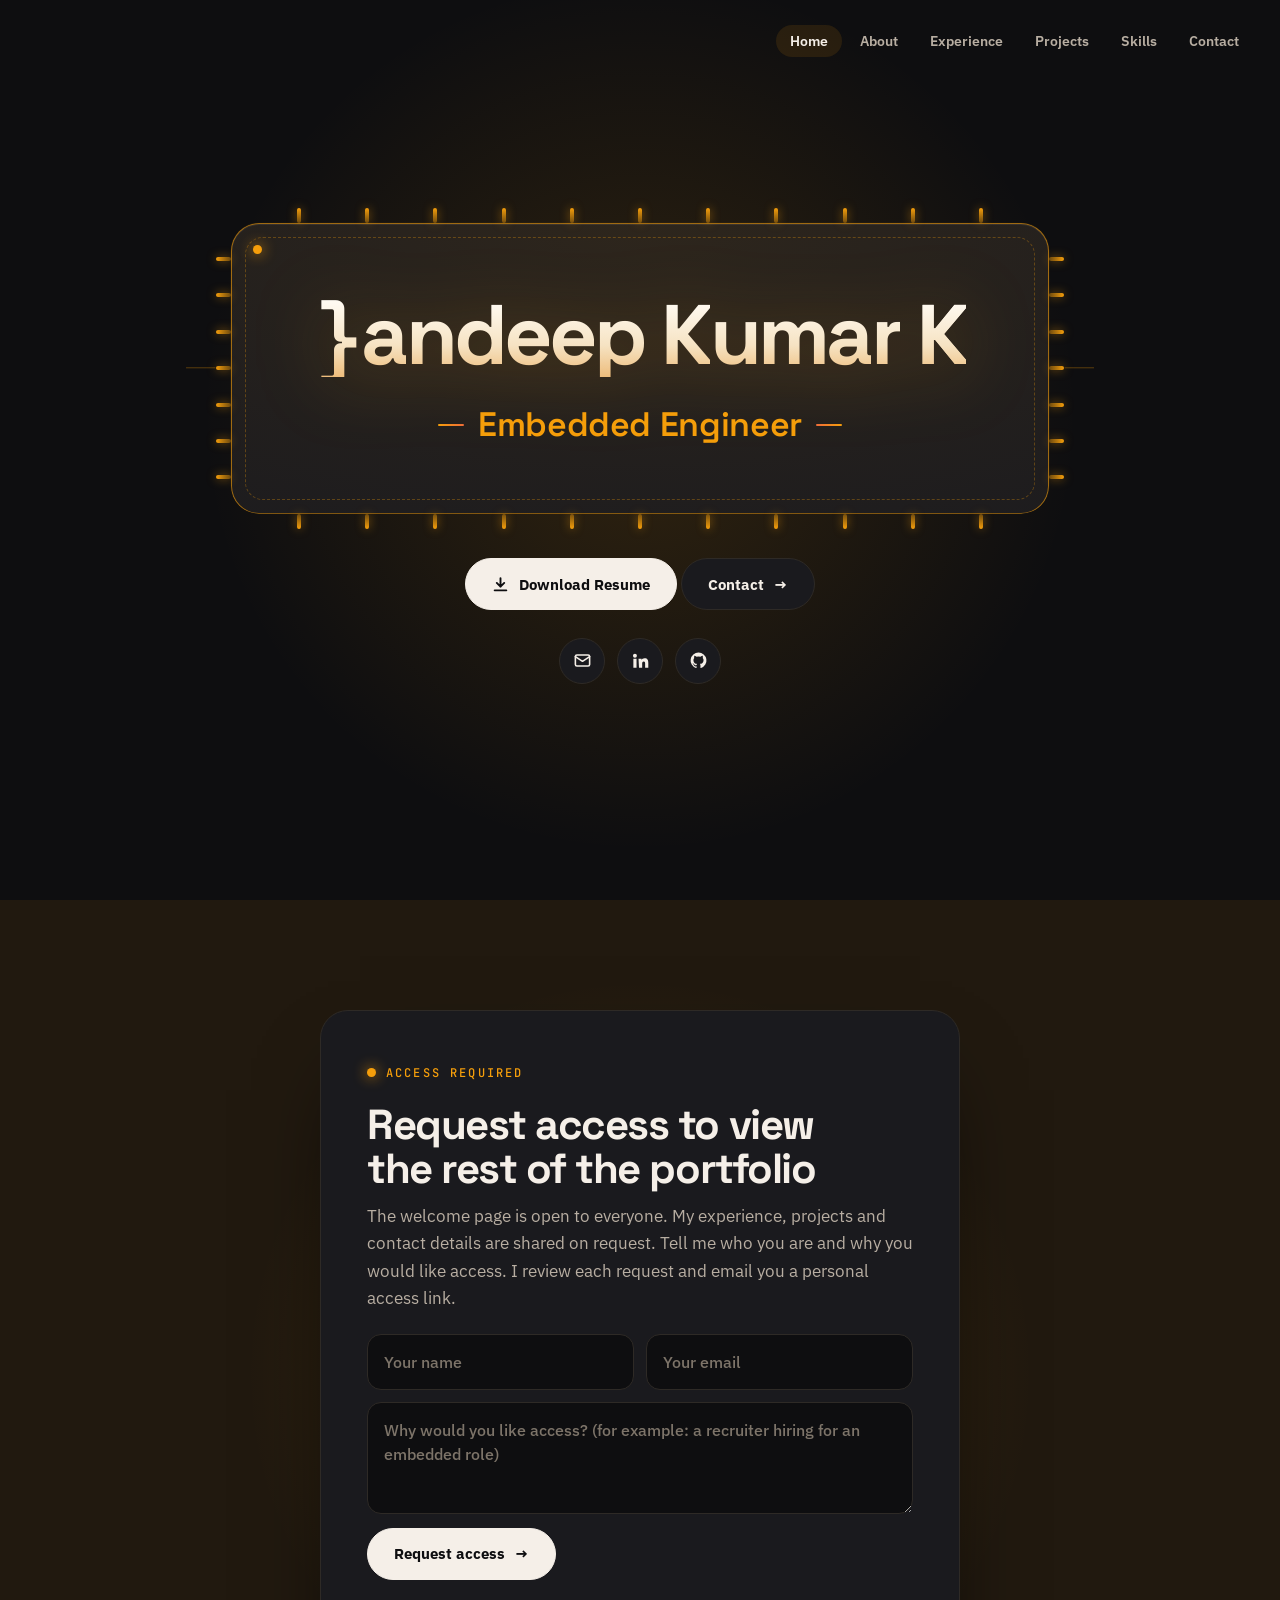
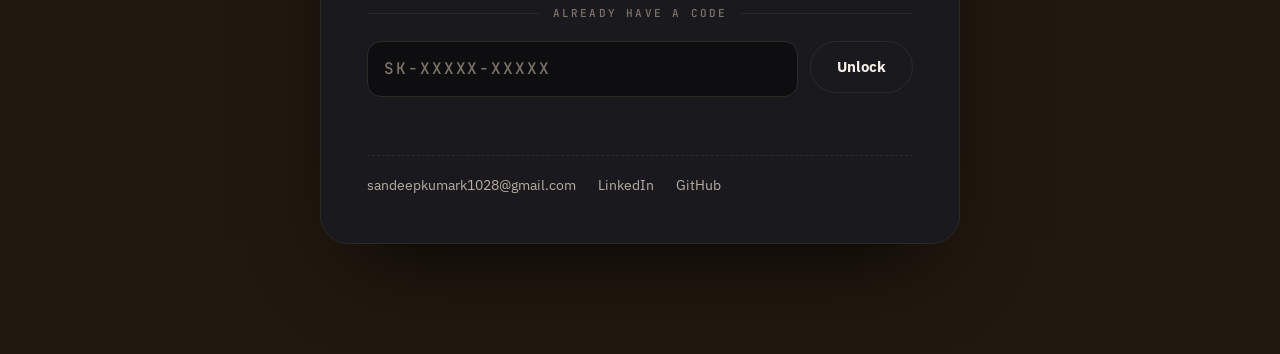
<file: index.html>
<!doctype html>
<html lang="en">
<head>
<meta charset="utf-8">
<meta name="viewport" content="width=device-width, initial-scale=1, viewport-fit=cover">
<title>Sandeep Kumar K</title>
<meta name="description" content="Sandeep Kumar K, Embedded Engineer: firmware for BLE Audio, Auracast and multi-channel I2S/TDM audio.">
<script>
  if (!matchMedia("(prefers-reduced-motion: reduce)").matches && "IntersectionObserver" in window) document.documentElement.classList.add("anim");
</script>
<script src="gate.js"></script>
<link rel="preconnect" href="https://fonts.googleapis.com">
<link rel="preconnect" href="https://fonts.gstatic.com" crossorigin>
<link rel="stylesheet" href="https://fonts.googleapis.com/css2?family=Space+Grotesk:wght@500;600;700&family=IBM+Plex+Sans:wght@400;500;600;700&family=JetBrains+Mono:wght@400;500&display=swap">
<style>
  :root {
    color-scheme: dark;
    --bg: #0e0e10;
    --bg-2: #151518;
    --surface: #1a1a1e;
    --line: #2e2a26;
    --text: #f5efe8;
    --text-2: #b8aea2;
    --text-3: #7d7469;
    --muted-word: #3a342e;
    --a1: #f59e0b;
    --a2: #ef6c3a;
    --grad: linear-gradient(100deg, var(--a1), var(--a2));
    --accent-soft: #f59e0b1c;
    --on-accent: #140c02;
    --shadow: 0 1px 2px #0006, 0 24px 50px -16px #000a;
    --ring: 245, 158, 11;
    --inv: #241a10;
    --inv-text: #f5efe8;
    --display: "Space Grotesk", "Segoe UI", system-ui, sans-serif;
    --body: "IBM Plex Sans", "Segoe UI", system-ui, -apple-system, sans-serif;
    --mono: "JetBrains Mono", ui-monospace, Menlo, Consolas, monospace;
    --ease: cubic-bezier(.2, .8, .2, 1);
  }

  * { box-sizing: border-box; }
  html { scroll-behavior: smooth; }
  body { margin: 0; background: var(--bg); color: var(--text); font: 17px/1.65 var(--body); -webkit-font-smoothing: antialiased; overflow-x: hidden; }
  a { color: inherit; text-decoration: none; }
  ::selection { background: var(--a1); color: var(--on-accent); }
  :focus-visible { outline: 2px solid var(--a1); outline-offset: 3px; border-radius: 6px; }
  .wrap { max-width: 1180px; margin: 0 auto; padding-inline: 24px; }
  .grad { background: var(--grad); -webkit-background-clip: text; background-clip: text; color: transparent; }
  h1, h2, h3 { font-family: var(--display); text-wrap: balance; margin: 0; }

  /* Scroll progress */
  .progress { position: fixed; top: 0; left: 0; right: 0; height: 3px; z-index: 60; transform-origin: 0 50%; transform: scaleX(var(--p, 0)); background: var(--grad); }

  /* Preloader (created by script) */
  .loader { position: fixed; inset: 0; z-index: 100; background: var(--bg); color: var(--text); display: grid; place-items: center; transition: transform .9s var(--ease); }
  .loader.out { transform: translateY(-100%); }
  .loader .lw { display: grid; gap: 14px; justify-items: center; }
  .loader .lt { font: 800 clamp(40px, 8vw, 84px)/1 var(--display); letter-spacing: -.04em; overflow: hidden; }
  .loader .lt span { display: inline-block; animation: lrise .7s var(--ease) both; }
  .loader .lbar { width: 180px; height: 2px; background: color-mix(in srgb, var(--text) 20%, transparent); overflow: hidden; }
  .loader .lbar i { display: block; height: 100%; width: 100%; background: var(--grad); transform-origin: 0 50%; animation: lbar .9s var(--ease) both; }
  .loader .ln { font: 500 12px/1 var(--mono); letter-spacing: .2em; opacity: .7; font-variant-numeric: tabular-nums; }
  @keyframes lrise { from { transform: translateY(110%); } }
  @keyframes lbar { from { transform: scaleX(0); } }


  /* Nav */
  .nav { position: fixed; top: env(safe-area-inset-top, 0px); left: 0; right: 0; z-index: 50; transition: transform .45s var(--ease); }
  .nav.hide { transform: translateY(-110%); }
  .nav .bar { margin: 14px 16px 0 auto; width: fit-content; max-width: calc(100% - 32px); display: flex; align-items: center; gap: 18px; padding: 10px 10px 10px 22px; border-radius: 999px; border: 1px solid transparent; transition: background-color .3s, border-color .3s, box-shadow .3s; }
  .nav.solid .bar { background: color-mix(in srgb, var(--surface) 78%, transparent); border-color: var(--line); backdrop-filter: blur(14px) saturate(1.4); box-shadow: var(--shadow); }
  .links { display: flex; gap: 4px; list-style: none; margin: 0 0 0 auto; padding: 0; }
  .links a { display: block; padding: 9px 14px; border-radius: 999px; font: 600 14px/1 var(--body); color: var(--text-2); transition: color .2s, background-color .2s; }
  .links a:hover, .links a.active { color: var(--text); background: var(--accent-soft); }
  @media (max-width: 820px) { .nav .bar { padding-left: 8px; gap: 8px; width: calc(100% - 32px); margin: 14px auto 0; } .links { margin: 0; flex: 1; min-width: 0; overflow-x: auto; scrollbar-width: none; } .links::-webkit-scrollbar { display: none; } .links a { padding: 9px 11px; font-size: 13px; white-space: nowrap; } }

  /* Hero */
  .hero { position: relative; min-height: 100vh; min-height: 100svh; display: flex; align-items: center; padding-block: 130px 90px; overflow: hidden; }
  .hero > .wrap { width: 100%; }
  .hero canvas { position: absolute; inset: 0; width: 100%; height: 100%; pointer-events: none; }
  .hero .glow { position: absolute; width: 1000px; height: 1000px; left: 50%; top: 46%; margin: -500px 0 0 -500px; border-radius: 50%; background: radial-gradient(circle, color-mix(in srgb, var(--a1) 15%, transparent), transparent 62%); pointer-events: none; transition: opacity 1.6s var(--ease) .4s; }
  .anim:not(.loaded) .hero .glow { opacity: 0; }
  .hg { position: relative; display: flex; flex-direction: column; align-items: center; text-align: center; }
  .pkg { position: relative; isolation: isolate; max-width: 100%; padding: clamp(32px, 5.5vw, 70px) clamp(24px, 6.5vw, 96px); }
  .pkg::before { content: ""; position: absolute; inset: 0; z-index: -1; border-radius: 28px; border: 1.5px solid color-mix(in srgb, var(--a1) 60%, transparent); background: radial-gradient(120% 140% at 50% 0%, color-mix(in srgb, var(--a1) 9%, var(--surface)), var(--surface)); box-shadow: 0 0 90px -24px color-mix(in srgb, var(--a1) 55%, transparent), inset 0 1px 0 color-mix(in srgb, var(--text) 8%, transparent); transition: clip-path 1.2s var(--ease) .15s; clip-path: inset(0 round 28px); }
  .pkg::after { content: ""; position: absolute; inset: 14px; z-index: -1; border-radius: 18px; border: 1px dashed color-mix(in srgb, var(--a1) 30%, transparent); pointer-events: none; transition: opacity 1s .9s; }
  .anim:not(.loaded) .pkg::before { clip-path: inset(50% 50% 50% 50% round 28px); }
  .anim:not(.loaded) .pkg::after { opacity: 0; }
  .pkg .p1 { position: absolute; left: 22px; top: 22px; width: 9px; height: 9px; border-radius: 50%; background: var(--a1); box-shadow: 0 0 14px var(--a1); transition: opacity .6s 1s; }
  .anim:not(.loaded) .pkg .p1 { opacity: 0; }
  .pkg .pin { position: absolute; border-radius: 2px; background: linear-gradient(var(--pd, 90deg), color-mix(in srgb, var(--a1) 40%, transparent), var(--a1)); box-shadow: 0 0 10px color-mix(in srgb, var(--a1) 55%, transparent); transition: opacity .45s var(--ease), transform .6s var(--ease); transition-delay: calc(var(--o) * 55ms + .45s); }
  .pkg .pin.l, .pkg .pin.r { width: 15px; height: 4px; top: calc(var(--p) * 100% - 2px); }
  .pkg .pin.l { left: -15px; transform-origin: 100% 50%; --pd: 270deg; }
  .pkg .pin.r { right: -15px; transform-origin: 0 50%; --pd: 90deg; }
  .pkg .pin.t, .pkg .pin.b { width: 4px; height: 15px; left: calc(var(--p) * 100% - 2px); }
  .pkg .pin.t { top: -15px; transform-origin: 50% 100%; --pd: 0deg; }
  .pkg .pin.b { bottom: -15px; transform-origin: 50% 0; --pd: 180deg; }
  .anim:not(.loaded) .pkg .pin { opacity: 0; transform: scale(.1); }
  .role { display: flex; align-items: center; justify-content: center; gap: 14px; margin: 0; font: 600 clamp(20px, 2.8vw, 34px)/1.1 var(--display); letter-spacing: -.01em; color: var(--a1); }
  .role::before, .role::after { content: ""; width: 26px; height: 2px; border-radius: 2px; background: var(--grad); }
  .role::after { transform: scaleX(-1); }
  .hero .socials { margin: 28px 0 0; justify-content: center; }
  .name { font-weight: 800; font-size: clamp(32px, 6.6vw, 96px); line-height: 1; letter-spacing: -.045em; margin: 0 0 clamp(14px, 2vw, 24px); white-space: nowrap; }
  .name .ln { display: block; padding-bottom: .06em; }
  .name .ch { display: inline-block; text-align: center; }
  .name { color: var(--text); filter: drop-shadow(0 8px 36px color-mix(in srgb, var(--a1) 30%, transparent)); }
  .name .ch, .name .k { background: linear-gradient(180deg, #fffaf1 12%, #f6e3c3 62%, #eebd7c 100%); -webkit-background-clip: text; background-clip: text; color: transparent; -webkit-text-fill-color: transparent; }
  .hero .cta { justify-content: center; align-items: center; align-content: center; margin-top: 44px; }
  .hero .cta > .btn { align-self: center; margin: 0; vertical-align: middle; }
  @media (min-width: 520px) { .hero .cta { flex-wrap: nowrap; } }
  .btn { position: relative; display: inline-flex; align-items: center; justify-content: center; box-sizing: border-box; height: 52px; gap: 10px; padding: 16px 26px; border-radius: 999px; font: 700 15px/1 var(--body); cursor: pointer; border: 1px solid var(--line); background: var(--surface); color: var(--text); overflow: hidden; isolation: isolate; transition: border-color .3s, color .3s; will-change: transform; }
  .btn::before { content: ""; position: absolute; inset: 0; z-index: -1; background: var(--grad); transform: translateY(101%); transition: transform .45s var(--ease); }
  .btn:hover { color: var(--on-accent); border-color: transparent; }
  .btn:hover::before { transform: none; }
  .btn.pri { background: var(--text); color: var(--bg); border-color: var(--text); }
  .btn.pri:hover { color: var(--on-accent); }
  .btn svg { width: 17px; height: 17px; transition: transform .35s var(--ease); }
  .btn:hover svg { transform: translateY(2px); }
  .btn .arr { transition: transform .35s var(--ease); }
  .btn:hover .arr { transform: translateX(4px); }
  .status { font-size: 14px; color: var(--text-2); min-height: 1.4em; margin: 14px 0 0; }
  .status.err { color: #e5484d; }

  .photo { position: relative; width: 100%; max-width: 400px; }
  .photo .frame { position: relative; border-radius: 32px; overflow: hidden; aspect-ratio: 4 / 5; background: var(--bg-2); box-shadow: var(--shadow); transform: perspective(900px) rotateX(var(--rx, 0deg)) rotateY(var(--ry, 0deg)); transition: transform .4s var(--ease); }
  .photo img { width: 100%; height: 100%; object-fit: cover; object-position: 50% 14%; display: block; transform: scale(1.04); }
  .photo .badge { position: absolute; left: -26px; bottom: 34px; display: flex; align-items: center; gap: 12px; padding: 12px 18px 12px 12px; border-radius: 18px; background: color-mix(in srgb, var(--surface) 86%, transparent); backdrop-filter: blur(12px); border: 1px solid var(--line); box-shadow: var(--shadow); animation: float 5s ease-in-out infinite; }
  .photo .badge b { display: block; font: 800 22px/1 var(--display); }
  .photo .badge small { color: var(--text-2); font-size: 13px; }
  .photo .badge .ic { width: 42px; height: 42px; border-radius: 12px; background: var(--grad); display: grid; place-items: center; color: var(--on-accent); }
  @keyframes float { 50% { transform: translateY(-10px); } }
  @keyframes wheel { 0% { transform: translateY(0); opacity: 1; } 100% { transform: translateY(12px); opacity: 0; } }

  /* Hero intro animation */
  .anim:not(.loaded) .name .ch { opacity: 0; transform: translateY(.3em) scale(.85); }
  .anim .name .ch { transition: opacity .35s var(--ease), transform .6s var(--ease); transition-delay: calc(var(--i) * 55ms + .4s); }
  .anim:not(.loaded) .hero .fade { opacity: 0; transform: translateY(24px); }
  .anim .hero .fade { transition: opacity .9s var(--ease), transform .9s var(--ease); transition-delay: var(--d, .5s); }
  .anim .photo:not(.in) .frame { clip-path: inset(100% 0 0 0 round 32px); }
  .anim .photo .frame { clip-path: inset(0 0 0 0 round 32px); transition: clip-path 1.3s var(--ease) .25s, transform .4s var(--ease); }
  .anim .photo:not(.in) img { transform: scale(1.3); }
  .anim .photo img { transition: transform 1.6s var(--ease) .25s; }


  /* Sections */
  section.sec { padding-block: 130px; position: relative; isolation: isolate; }
  /* Circuit-board backdrop and trace divider between sections */
  section.sec { --pcb: url("data:image/svg+xml,%3Csvg xmlns='http://www.w3.org/2000/svg' width='240' height='240' fill='none' stroke='black' stroke-width='1.5' stroke-linejoin='round'%3E%3Cpath d='M0 40H60l30 30h60l20-20h60'/%3E%3Cpath d='M30 240v-70l30-30v-40'/%3E%3Cpath d='M240 200h-50l-30-30h-40v-40'/%3E%3Cpath d='M120 240v-30l20-20'/%3E%3Ccircle cx='230' cy='50' r='4'/%3E%3Ccircle cx='60' cy='100' r='4'/%3E%3Ccircle cx='120' cy='130' r='4'/%3E%3Ccircle cx='140' cy='190' r='4'/%3E%3Crect x='176' y='84' width='40' height='40' rx='3'/%3E%3Cpath d='M184 84v-8M196 84v-8M208 84v-8M184 124v8M196 124v8M208 124v8M176 92h-8M176 104h-8M176 116h-8M216 92h8M216 104h8M216 116h8'/%3E%3Ccircle cx='183' cy='91' r='1.5' fill='black'/%3E%3C/svg%3E"); }
  section.sec::before { content: ""; position: absolute; inset: 0; z-index: -1; pointer-events: none; background: var(--a1); opacity: .09; -webkit-mask-image: var(--pcb), linear-gradient(180deg, transparent 0, #000 220px); mask-image: var(--pcb), linear-gradient(180deg, transparent 0, #000 220px); -webkit-mask-size: 240px 240px, 100% 100%; mask-size: 240px 240px, 100% 100%; -webkit-mask-repeat: repeat, no-repeat; mask-repeat: repeat, no-repeat; -webkit-mask-position: 0 0, 0 0; mask-position: 0 0, 0 0; -webkit-mask-composite: source-in; mask-composite: intersect; }
  .anim section.sec::before { animation: pcbdrift 90s linear infinite; }
  @keyframes pcbdrift { to { -webkit-mask-position: 240px 240px, 0 0; mask-position: 240px 240px, 0 0; } }
  section.sec::after { content: ""; position: absolute; left: 0; right: 0; top: 0; height: 2px; pointer-events: none; background: linear-gradient(90deg, transparent, var(--a2), var(--a1), transparent) -40% 0 / 40% 100% no-repeat, linear-gradient(90deg, transparent, var(--line) 15%, var(--line) 85%, transparent); }
  .anim section.sec::after { animation: tracerun 5s var(--ease) infinite; }
  @keyframes tracerun { to { background-position: 140% 0, 0 0; } }
  .label { display: inline-flex; align-items: center; gap: 10px; font: 500 13px/1 var(--mono); letter-spacing: .14em; text-transform: uppercase; color: var(--text-2); }
  .label::before { content: ""; width: 26px; height: 1.5px; background: var(--grad); }
  .h2 { font-weight: 800; font-size: clamp(36px, 5.4vw, 68px); line-height: 1; letter-spacing: -.04em; margin: 18px 0 0; }
  .h2.one { font-size: clamp(26px, 4.2vw, 52px); white-space: nowrap; }
  .shead { display: flex; justify-content: space-between; align-items: end; gap: 24px; flex-wrap: wrap; margin-bottom: 64px; }
  .shead p { max-width: 42ch; color: var(--text-2); margin: 0; }

  /* Reveal on scroll */
  .anim [data-r]:not(.in):not(.photo) { opacity: 0; transform: translateY(46px); }
  .anim [data-r] { transition: opacity 1s var(--ease), transform 1s var(--ease); transition-delay: var(--d, 0s); }

  /* About */
  .statement { font: 700 clamp(28px, 4.2vw, 52px)/1.15 var(--display); letter-spacing: -.03em; margin: 26px 0 0; max-width: 22ch; }
  .statement .w { transition: color .35s; }
  .anim .statement .w { color: var(--muted-word); }
  .anim .statement .w.on { color: var(--text); }
  .anim .statement .w.on.hl { color: var(--a1); }
  .about-g { display: grid; grid-template-columns: minmax(0, 1fr) minmax(0, 400px); gap: 80px; align-items: center; }
  .about-h { color: var(--text); font-size: clamp(34px, 4.6vw, 60px); line-height: 1.08; letter-spacing: -.03em; margin: 22px 0 26px; }
  .about-h span { color: var(--a1); }
  .about-g p { max-width: 60ch; }
  .socials { display: flex; flex-wrap: wrap; gap: 12px; margin: 30px 0 28px; }
  .socials a { width: 46px; height: 46px; display: grid; place-items: center; border-radius: 50%; border: 1px solid var(--line); background: var(--surface); color: var(--text); transition: transform .3s var(--ease), background-color .3s, color .3s, border-color .3s; }
  .socials a:hover { transform: translateY(-4px); background: var(--a1); color: var(--on-accent); border-color: var(--a1); }
  .socials svg { width: 19px; height: 19px; }
  .about-txt { display: block; }
  .about-g p { color: var(--text-2); margin: 0; }
  .about-g p + p { margin-top: 16px; }
  .about-txt p:first-of-type { text-indent: 2.5em; }
  .stats { display: grid; grid-template-columns: 1fr 1fr; gap: 1px; background: var(--line); border: 1px solid var(--line); border-radius: 24px; overflow: hidden; }
  .stat { background: var(--surface); padding: 28px; }
  .stat .v { font: 800 clamp(40px, 5vw, 58px)/1 var(--display); letter-spacing: -.04em; font-variant-numeric: tabular-nums; }
  .stat .l { color: var(--text-2); font-size: 14px; margin-top: 10px; line-height: 1.4; }

  /* Experience timeline */
  .tl { position: relative; display: grid; grid-template-columns: minmax(0, 1fr); gap: 0; padding-left: 56px; list-style: none; margin: 0; }
  .tl::before, .tl::after { content: ""; position: absolute; left: 15px; top: var(--y0, 30px); width: 2px; border-radius: 2px; }
  .tl::before { height: max(0px, calc(var(--y1, 0px) - var(--y0, 30px))); background: repeating-linear-gradient(180deg, var(--line) 0 6px, transparent 6px 12px); }
  .tl::after { height: clamp(0px, calc(var(--fy, 0px) - var(--y0, 30px)), max(0px, calc(var(--y1, 0px) - var(--y0, 30px)))); background: linear-gradient(180deg, var(--a1), var(--a2)); box-shadow: 0 0 12px color-mix(in srgb, var(--a1) 70%, transparent); }
  .tl .head { position: absolute; left: 9px; top: clamp(var(--y0, 30px), var(--fy, 0px), var(--y1, 30px)); width: 14px; height: 14px; margin-top: -7px; border-radius: 50%; background: #fff; box-shadow: 0 0 0 4px color-mix(in srgb, var(--a1) 45%, transparent), 0 0 20px var(--a1); opacity: 0; transition: opacity .3s; pointer-events: none; }
  .tl.live .head { opacity: 1; }
  .job { position: relative; display: grid; grid-template-columns: minmax(230px, 300px) minmax(0, 1fr); gap: 28px 56px; padding: 0 0 64px; }
  .job:last-child { padding-bottom: 0; }
  .job::before { content: ""; position: absolute; left: -49px; top: 21px; width: 18px; height: 18px; border-radius: 50%; background: var(--bg); border: 2px solid var(--line); box-shadow: 0 0 0 6px var(--bg); transition: background-color .4s, border-color .4s, box-shadow .5s; }
  .job.reached::before { background: var(--a1); border-color: var(--a1); box-shadow: 0 0 0 6px var(--bg), 0 0 0 8px color-mix(in srgb, var(--a1) 35%, transparent), 0 0 22px var(--a1); }
  .job.now.reached::after { content: ""; position: absolute; left: -49px; top: 21px; width: 18px; height: 18px; border-radius: 50%; border: 2px solid var(--a1); pointer-events: none; animation: nodeping 2.2s var(--ease) infinite; }
  @keyframes nodeping { 0% { transform: scale(1); opacity: .8; } 100% { transform: scale(2.6); opacity: 0; } }
  .jh { position: sticky; top: 110px; align-self: start; display: flex; flex-direction: column; align-items: flex-start; gap: 16px; }
  .jh .idx { font: 800 clamp(52px, 6vw, 84px)/.85 var(--display); letter-spacing: -.04em; color: transparent; -webkit-text-stroke: 1.5px color-mix(in srgb, var(--text-3) 55%, transparent); transition: color .6s, -webkit-text-stroke-color .6s; font-variant-numeric: tabular-nums; }
  .job.reached .idx { color: color-mix(in srgb, var(--a1) 14%, transparent); -webkit-text-stroke-color: var(--a1); }
  .job .logo { flex: none; display: grid; place-items: center; height: 56px; min-width: 56px; padding: 9px 12px; border-radius: 14px; background: #fff; box-shadow: 0 1px 2px #0004; }
  .job .logo img { display: block; height: 38px; width: auto; }
  .jc h3 { font-weight: 700; font-size: clamp(20px, 2vw, 25px); line-height: 1.15; letter-spacing: -.02em; }
  .jc small { display: block; margin-top: 6px; font: 500 12px/1.3 var(--mono); letter-spacing: .04em; color: var(--text-3); }
  .jh .tenure { font: 500 13px/1.3 var(--mono); color: var(--a1); letter-spacing: .02em; }
  .roles { display: grid; gap: 18px; align-self: start; }
  .rl { position: relative; padding: 28px 30px 28px 34px; border-radius: 22px; background: var(--surface); border: 1px solid var(--line); overflow: hidden; transition: border-color .4s, transform .5s var(--ease), box-shadow .4s, opacity .7s var(--ease); }
  .rl::before { content: ""; position: absolute; left: 0; top: 0; bottom: 0; width: 4px; background: linear-gradient(180deg, var(--a1), var(--a2)); transform-origin: 50% 0; transition: transform .9s var(--ease) .15s; }
  .rl:hover { border-color: color-mix(in srgb, var(--a1) 45%, var(--line)); box-shadow: var(--shadow); transform: translateY(-3px); }
  .rl .top { display: flex; justify-content: space-between; gap: 6px 16px; flex-wrap: wrap; align-items: baseline; margin-bottom: 16px; }
  .rl h4 { font: 700 20px/1.3 var(--display); margin: 0; }
  .job .when { font: 500 13px/1.4 var(--mono); color: var(--text-3); font-variant-numeric: tabular-nums; }
  .job ul { margin: 0; padding: 0; list-style: none; display: grid; gap: 11px; color: var(--text-2); }
  .job li { position: relative; padding-left: 24px; transition: opacity .6s var(--ease), transform .6s var(--ease); }
  .job li::before { content: ""; position: absolute; left: 0; top: .72em; width: 12px; height: 2px; background: var(--grad); border-radius: 2px; }
  .pill { display: inline-flex; align-items: center; gap: 8px; padding: 6px 12px; border-radius: 999px; background: #22c55e1f; color: #4ade80; font: 700 12px/1 var(--body); }
  .anim .job:not(.reached) .rl { opacity: .3; transform: translateX(34px); }
  .anim .job:not(.reached) .rl::before { transform: scaleY(0); }
  .anim .job:not(.reached) li { opacity: 0; transform: translateX(-12px); }
  .anim .job:not(.reached) .logo { transform: scale(.8) rotate(-6deg); opacity: 0; }
  .anim .job .logo { transition: transform .8s cubic-bezier(.3,1.4,.5,1), opacity .5s; }
  .job.reached .rl:nth-child(2) { transition-delay: .18s; }
  .job.reached .rl:nth-child(2) li { transition-delay: .5s; }
  .job.reached .rl:nth-child(1) li:nth-child(1) { transition-delay: .25s; }
  .job.reached .rl:nth-child(1) li:nth-child(2) { transition-delay: .35s; }
  .job.reached .rl:nth-child(1) li:nth-child(3) { transition-delay: .45s; }

  .tags { display: flex; flex-wrap: wrap; gap: 8px; list-style: none; margin: 0; padding: 0; }
  .tags li { font: 500 12px/1 var(--mono); padding: 8px 11px; border-radius: 999px; border: 1px solid var(--line); color: var(--text-2); }

  footer { padding-block: 40px; }
  footer .wrap { display: flex; justify-content: space-between; gap: 16px; flex-wrap: wrap; color: var(--text-3); font-size: 14px; }
  footer a:hover { color: var(--a1); }
  .totop { display: inline-flex; gap: 8px; align-items: center; font-weight: 600; }

  @media (max-width: 960px) {
    .hg, .about-g, .cg { grid-template-columns: 1fr; }
    .photo { max-width: 380px; }
  }
  @media (max-width: 640px) {
    body { font-size: 16px; }
    .wrap { padding-inline: 18px; }
    .hero { padding-block: 120px 60px; }
    .photo { max-width: 100%; }
    .photo .badge { left: 12px; }
      section.sec { padding-block: 90px; }
    .edu, .row { grid-template-columns: 1fr; }
    .tl { padding-left: 34px; }
    .tl::before, .tl::after { left: 5px; }
    .tl .head { left: -1px; }
    .job::before, .job.now.reached::after { left: -37px; }
    .job { grid-template-columns: minmax(0, 1fr); padding-bottom: 44px; }
    .jh { position: static; }
    .rl { padding: 22px 20px 22px 24px; }
    }
  /* Redesign: Projects, Skills, Education, Contact */

  /* Projects viewer */
  .pv { display: grid; grid-template-columns: minmax(220px, 290px) minmax(0, 1fr); gap: 32px; align-items: start; }
  .pl { display: grid; gap: 6px; align-content: start; }
  .pl button { position: relative; overflow: hidden; display: grid; grid-template-columns: auto 1fr; gap: 3px 16px; align-items: center; width: 100%; text-align: left; padding: 15px 18px; border-radius: 16px; border: 1px solid transparent; background: none; color: var(--text-2); font: inherit; cursor: pointer; transition: background-color .35s, border-color .35s, color .35s, transform .4s var(--ease); }
  .pl button:hover { color: var(--text); transform: translateX(4px); }
  .pl button:focus-visible { outline: 2px solid var(--a1); outline-offset: 2px; }
  .pl .n { grid-row: span 2; font: 500 12px/1 var(--mono); letter-spacing: .16em; color: var(--text-3); transition: color .35s; }
  .pl .t { font: 600 17px/1.25 var(--display); letter-spacing: -.01em; }
  .pl .o { font: 500 11px/1.2 var(--mono); letter-spacing: .1em; text-transform: uppercase; color: var(--text-3); }
  .pl button[aria-selected="true"] { background: var(--surface); border-color: var(--line); color: var(--text); transform: translateX(8px); }
  .pl button[aria-selected="true"] .n { color: var(--a1); }
  .pl button[data-href][aria-selected="true"] .t::after { content: " ↗"; color: var(--a1); }
  .pl button::after { content: ""; position: absolute; left: 0; bottom: 0; height: 2px; width: 100%; background: var(--grad); transform: scaleX(0); transform-origin: 0 50%; }
  .pl button[aria-selected="true"]::after { transform: scaleX(1); }
  .pv.auto .pl button[aria-selected="true"]::after { animation: pfill var(--cycle, 7s) linear forwards; }
  .pv.paused .pl button[aria-selected="true"]::after { animation-play-state: paused; }
  @keyframes pfill { from { transform: scaleX(0); } to { transform: scaleX(1); } }
  .pd { position: relative; display: grid; min-height: 440px; padding: 42px 40px 40px; border-radius: 28px; background: var(--surface); border: 1px solid var(--line); overflow: hidden; }
  .pd::before { content: ""; position: absolute; inset: 0; pointer-events: none; background: radial-gradient(520px circle at 100% 0%, color-mix(in srgb, var(--a1) 14%, transparent), transparent 62%); }
  .pd::after { content: ""; position: absolute; top: 40px; bottom: 40px; right: 0; width: 7px; pointer-events: none; background: repeating-linear-gradient(180deg, color-mix(in srgb, var(--text-3) 55%, transparent) 0 3px, transparent 3px 12px); }
  .pi { grid-area: 1 / 1; position: relative; display: grid; grid-template-columns: minmax(0, .95fr) minmax(0, 1.05fr); gap: 34px; align-items: center; visibility: hidden; transition: visibility 0s .5s; }
  .pi.on { visibility: visible; transition-delay: 0s; }
  .pi .pt { display: flex; flex-direction: column; align-items: flex-start; gap: 18px; min-width: 0; }
  .pi .pt > * { opacity: 0; transform: translateY(16px); transition: opacity .45s var(--ease), transform .6s var(--ease); }
  .pi.on .pt > * { opacity: 1; transform: none; }
  .pi.on .pt > :nth-child(2) { transition-delay: .08s; }
  .pi.on .pt > :nth-child(3) { transition-delay: .16s; }
  .pi.on .pt > :nth-child(4) { transition-delay: .24s; }
  .pi.on .pt > :nth-child(5) { transition-delay: .32s; }
  .pi.on .pt > :nth-child(6) { transition-delay: .4s; }
  .pm { position: relative; margin: 0; aspect-ratio: 4 / 3; border-radius: 20px; overflow: hidden; background: #101012; border: 1px solid var(--line); box-shadow: 0 24px 50px -24px #000c; clip-path: inset(0 0 100% 0 round 20px); transition: clip-path 1s var(--ease) .15s; }
  .pi.on .pm { clip-path: inset(0 0 0 0 round 20px); }
  .pm img { display: block; width: 100%; height: 100%; object-fit: cover; transform: scale(1.14); transition: transform 1.6s var(--ease) .15s; }
  .pi.on .pm img { transform: scale(1); }
  .pi.on .pm:hover img { transform: scale(1.05); transition-duration: 1.1s; transition-delay: 0s; }
  .pm::before { content: ""; position: absolute; left: 0; top: 24px; bottom: 24px; width: 7px; z-index: 1; pointer-events: none; background: repeating-linear-gradient(180deg, color-mix(in srgb, var(--a1) 85%, transparent) 0 3px, transparent 3px 12px); }
  .pm::after { content: ""; position: absolute; inset: 0; pointer-events: none; background: linear-gradient(180deg, transparent 55%, #0009); }
  .pi .org { display: flex; flex-wrap: wrap; align-items: center; gap: 10px 12px; font: 500 12px/1 var(--mono); letter-spacing: .14em; text-transform: uppercase; color: var(--text-3); }
  .pi .org b { white-space: nowrap; font-weight: 500; color: var(--a1); padding: 6px 10px; border-radius: 999px; border: 1px solid color-mix(in srgb, var(--a1) 40%, transparent); }
  .pi .ico { width: 62px; height: 62px; border-radius: 18px; display: grid; place-items: center; background: var(--accent-soft); color: var(--a1); box-shadow: inset 0 0 0 1px color-mix(in srgb, var(--a1) 30%, transparent); }
  .pi.feat .ico { background: var(--grad); color: var(--on-accent); box-shadow: 0 10px 30px -10px var(--a1); }
  .pi .ico svg { width: 30px; height: 30px; }
  .pi h3 { max-width: 16ch; font-weight: 700; font-size: clamp(32px, 4vw, 50px); letter-spacing: -.035em; line-height: 1.05; }
  .pi p { margin: 0; max-width: 54ch; font-size: 18px; line-height: 1.6; color: var(--text-2); }
  .pi .tags { margin-top: auto; padding-top: 6px; }
  .pi .tags li { font-size: 13px; padding: 9px 13px; }
  .pi .btn { margin-top: 4px; }
  .pi h3 a { color: inherit; text-decoration: none; }
  .pm-link { position: absolute; inset: 0; display: block; }
  .pm-link img { width: 100%; height: 100%; }
  .pm .go { z-index: 3; position: absolute; right: 14px; bottom: 14px; padding: 9px 14px; border-radius: 999px; background: color-mix(in srgb, var(--bg) 72%, transparent); backdrop-filter: blur(10px); border: 1px solid color-mix(in srgb, var(--a1) 50%, transparent); font: 600 12px/1 var(--mono); letter-spacing: .08em; text-transform: uppercase; color: var(--a1); opacity: 0; transform: translateY(8px); transition: opacity .35s var(--ease), transform .45s var(--ease); }
  .pm-link:hover .go, .pm-link:focus-visible .go { opacity: 1; transform: none; }
  .pi.on .pt > :nth-child(7) { transition-delay: .48s; }
  .pi .pvbtn { margin-top: 6px; }
  @media (max-width: 860px) {
    .pv { grid-template-columns: 1fr; gap: 18px; }
    .pl { grid-auto-flow: column; grid-auto-columns: max-content; overflow-x: auto; scrollbar-width: none; scroll-snap-type: x proximity; padding-bottom: 4px; }
    .pl::-webkit-scrollbar { display: none; }
    .pl button { grid-template-columns: auto; border-color: var(--line); border-radius: 999px; padding: 11px 16px; scroll-snap-align: start; }
    .pl .n, .pl .o { display: none; }
    .pl .t { font-size: 14px; white-space: nowrap; }
    .pl button:hover, .pl button[aria-selected="true"] { transform: none; }
    .pl button[aria-selected="true"] { background: var(--accent-soft); border-color: var(--a1); }
    .pd { min-height: 0; padding: 30px 24px 28px; }
    .pi p { font-size: 16px; }
    .pi { grid-template-columns: 1fr; gap: 24px; }
    .pm { aspect-ratio: 16 / 10; }
  }

  /* Skills tool wall */
  .sk-f { display: flex; flex-wrap: wrap; gap: 10px; margin: 0 0 18px; }
  .sk-f button { display: inline-flex; align-items: center; gap: 10px; padding: 11px 16px; border-radius: 999px; border: 1px solid var(--line); background: var(--surface); color: var(--text-2); font: 600 14px/1 var(--body); cursor: pointer; transition: background-color .35s, color .35s, border-color .35s, transform .4s var(--ease); }
  .sk-f button:hover { color: var(--text); border-color: color-mix(in srgb, var(--a1) 50%, var(--line)); transform: translateY(-2px); }
  .sk-f button:focus-visible { outline: 2px solid var(--a1); outline-offset: 2px; }
  .sk-f button i { font: 500 11px/1 var(--mono); font-style: normal; padding: 4px 7px; border-radius: 999px; background: color-mix(in srgb, var(--text-3) 22%, transparent); transition: background-color .35s, color .35s; }
  .sk-f button[aria-pressed="true"] { background: var(--a1); border-color: var(--a1); color: var(--on-accent); }
  .sk-f button[aria-pressed="true"] i { background: color-mix(in srgb, var(--on-accent) 18%, transparent); color: var(--on-accent); }
  .sk-n { margin: 0 0 22px; font: 500 12px/1 var(--mono); letter-spacing: .14em; text-transform: uppercase; color: var(--text-3); }
  .sk-n b { color: var(--a1); font-weight: 500; }
  .sk-g { display: grid; grid-template-columns: repeat(auto-fill, minmax(190px, 1fr)); gap: 14px; }
  .tile { position: relative; overflow: hidden; display: grid; gap: 22px; padding: 18px 18px 20px; border-radius: 16px; background: var(--surface); border: 1px solid var(--line); transition: transform .45s var(--ease), border-color .35s, box-shadow .35s, opacity .6s var(--ease); }
  .tile[hidden] { display: none; }
  .tile::before { content: ""; position: absolute; inset: 0; pointer-events: none; opacity: 0; background: radial-gradient(180px circle at var(--mx, 50%) var(--my, 0%), color-mix(in srgb, var(--a1) 22%, transparent), transparent 70%); transition: opacity .35s; }
  .tile::after { content: ""; position: absolute; left: 0; bottom: 0; height: 2px; width: 100%; background: var(--grad); transform: scaleX(0); transform-origin: 0 50%; transition: transform .5s var(--ease); }
  .tile:hover { transform: translateY(-5px); border-color: color-mix(in srgb, var(--a1) 55%, var(--line)); box-shadow: var(--shadow); }
  .tile:hover::before { opacity: 1; }
  .tile:hover::after { transform: scaleX(1); }
  .tile .tt { position: relative; display: flex; justify-content: space-between; gap: 10px; font: 500 10.5px/1 var(--mono); letter-spacing: .12em; text-transform: uppercase; color: var(--text-3); }
  .tile .tt b { font-weight: 500; color: var(--a1); }
  .tile .tn { position: relative; font: 600 18px/1.25 var(--display); letter-spacing: -.01em; color: var(--text); }
  .anim .sk-g:not(.in) .tile { opacity: 0; transform: translateY(22px) scale(.95); }
  .anim .sk-g.in .tile { transition-delay: calc(var(--i, 0) * 28ms); }
  .anim .sk-g.done .tile { transition-delay: 0s; }
  @media (max-width: 640px) {
    .sk-f { flex-wrap: nowrap; overflow-x: auto; margin-inline: -18px; padding: 0 18px 6px; scrollbar-width: none; }
    .sk-f::-webkit-scrollbar { display: none; }
    .sk-f button { flex: none; }
    .sk-g { grid-template-columns: 1fr 1fr; gap: 10px; }
    .tile { padding: 14px 14px 16px; gap: 16px; }
    .tile .tn { font-size: 16px; }
    .tile .tt b { display: none; }
  }

  /* Education timeline */
  .edu { display: grid; grid-template-columns: 1fr 1fr; gap: 0 22px; }
  .edu-axis { grid-column: 1 / -1; position: relative; display: flex; justify-content: space-between; align-items: flex-end; padding-bottom: 38px; margin-bottom: 26px; }
  .edu-axis::before, .edu-axis::after { content: ""; position: absolute; left: 0; right: 0; bottom: 4px; height: 2px; border-radius: 2px; }
  .edu-axis::before { background: repeating-linear-gradient(90deg, var(--line) 0 6px, transparent 6px 12px); }
  .edu-axis::after { background: linear-gradient(90deg, var(--a1), var(--a2)); box-shadow: 0 0 12px color-mix(in srgb, var(--a1) 70%, transparent); transform-origin: 0 50%; transition: transform 1.9s var(--ease) .1s; }
  .edu-axis span { position: relative; font: 800 clamp(30px, 4.4vw, 58px)/1 var(--display); letter-spacing: -.04em; color: transparent; -webkit-text-stroke: 1.5px color-mix(in srgb, var(--text-3) 60%, transparent); transition: color .6s, -webkit-text-stroke-color .6s; font-variant-numeric: tabular-nums; }
  .edu-axis span::after { content: ""; position: absolute; bottom: -41px; width: 14px; height: 14px; border-radius: 50%; background: var(--a1); border: 2px solid var(--a1); box-shadow: 0 0 0 5px var(--bg), 0 0 0 7px color-mix(in srgb, var(--a1) 35%, transparent), 0 0 18px var(--a1); transition: background-color .5s, border-color .5s, box-shadow .5s; }
  .edu-axis span:nth-child(1)::after { left: 0; }
  .edu-axis span:nth-child(2)::after { left: 50%; margin-left: -7px; }
  .edu-axis span:nth-child(3)::after { right: 0; }
  .edu-axis span { -webkit-text-stroke-color: var(--a1); color: color-mix(in srgb, var(--a1) 12%, transparent); }
  .ed { position: relative; display: grid; gap: 10px; padding: 0 0 30px; border-radius: 22px; background: var(--surface); border: 1px solid var(--line); overflow: hidden; transition: border-color .4s, transform .5s var(--ease), box-shadow .4s, opacity .8s var(--ease); }
  .ed:hover { border-color: color-mix(in srgb, var(--a1) 50%, var(--line)); transform: translateY(-5px); box-shadow: var(--shadow); }
  .ed .bar { position: relative; height: 6px; margin-bottom: 20px; background: color-mix(in srgb, var(--line) 80%, transparent); }
  .ed .bar::after { content: ""; position: absolute; inset: 0; background: linear-gradient(90deg, var(--a1), var(--a2)); transform-origin: 0 50%; transition: transform 1.3s var(--ease); }
  .ed > :not(.bar) { margin-inline: 30px; }
  .ed .yr { font: 500 13px/1 var(--mono); letter-spacing: .12em; color: var(--a1); }
  .ed h3 { font-weight: 700; font-size: clamp(26px, 2.8vw, 36px); letter-spacing: -.03em; line-height: 1.1; }
  .ed p { margin: 0; color: var(--text-2); }
  .ed .dur { justify-self: start; margin-top: 8px; padding: 7px 12px; border-radius: 999px; border: 1px solid color-mix(in srgb, var(--a1) 40%, transparent); font: 500 12px/1 var(--mono); letter-spacing: .1em; color: var(--a1); text-transform: uppercase; }
  .anim .edu:not(.in) .edu-axis::after { transform: scaleX(0); }
  .anim .edu:not(.in) .edu-axis span { color: transparent; -webkit-text-stroke-color: color-mix(in srgb, var(--text-3) 60%, transparent); }
  .anim .edu:not(.in) .edu-axis span::after { background: var(--bg); border-color: var(--line); box-shadow: 0 0 0 5px var(--bg); }
  .anim .edu:not(.in) .ed { opacity: 0; }
  .anim .edu.in .ed { animation: edin 1s var(--ease) backwards; }
  @keyframes edin { from { opacity: 0; transform: translateY(34px) scale(.97); } }
  .anim .edu:not(.in) .ed .bar::after { transform: scaleX(0); }
  .edu.in .edu-axis span:nth-child(2) { transition-delay: .95s; }
  .edu.in .edu-axis span:nth-child(3) { transition-delay: 1.9s; }
  .edu.in .edu-axis span:nth-child(2)::after { transition-delay: .95s; }
  .edu.in .edu-axis span:nth-child(3)::after { transition-delay: 1.9s; }
  .anim .edu.in .ed:nth-of-type(1) { animation-delay: .35s; }
  .anim .edu.in .ed:nth-of-type(2) { animation-delay: 1.2s; }
  .edu.in .ed:nth-of-type(1) .bar::after { transition-delay: .6s; }
  .edu.in .ed:nth-of-type(2) .bar::after { transition-delay: 1.45s; }
  @media (max-width: 640px) {
    .edu { grid-template-columns: 1fr; gap: 16px; }
    .edu-axis { display: none; }
  }

  .tile .tt { align-items: center; }
  .tile .tt b { text-align: right; line-height: 1.35; }
  .tile .ti { width: 40px; height: 40px; display: grid; place-items: center; border-radius: 12px; background: var(--accent-soft); color: var(--a1); box-shadow: inset 0 0 0 1px color-mix(in srgb, var(--a1) 28%, transparent); transition: transform .5s var(--ease), background-color .3s, color .3s; }
  .tile:hover .ti { background: var(--a1); color: var(--on-accent); transform: rotate(-8deg) scale(1.08); }
  .tile .ti svg { width: 21px; height: 21px; }
  .ed .lg { justify-self: start; display: grid; place-items: center; height: 70px; padding: 8px 16px; border-radius: 14px; background: #fff; box-shadow: 0 1px 2px #0004; margin-bottom: 6px; }
  .ed .lg img { display: block; height: 52px; width: auto; }
  .anim .edu:not(.in) .ed .lg { opacity: 0; transform: scale(.8) rotate(-5deg); }
  .anim .ed .lg { transition: transform .8s cubic-bezier(.3,1.4,.5,1), opacity .5s; }
  .edu.in .ed:nth-of-type(1) .lg { transition-delay: .7s; }
  .edu.in .ed:nth-of-type(2) .lg { transition-delay: 1.55s; }
  /* Contact conversation */
  .cx { position: relative; display: grid; grid-template-columns: minmax(0, .85fr) minmax(0, 1.15fr); gap: clamp(32px, 6vw, 88px); align-items: start; }
  .anim .cx[data-r]:not(.in) { opacity: 1; transform: none; }
  .cxh { margin: 22px 0 22px; font-weight: 800; font-size: clamp(28px, 4.2vw, 56px); line-height: 1; letter-spacing: -.045em; }
  .cxh { white-space: nowrap; }
  .cxh .w { display: inline-block; vertical-align: top; overflow: hidden; padding-bottom: .12em; margin-right: .22em; }
  .cxh .w > span { display: inline-block; transition: transform 1.2s var(--ease); transition-delay: calc(var(--i) * 140ms + .1s); }
  .cxh .g { background: var(--grad); -webkit-background-clip: text; background-clip: text; color: transparent; }
  .anim .cx:not(.in) .cxh .w > span { transform: translateY(115%); }
  .cxp { margin: 0 0 34px; max-width: 34ch; font-size: 18px; color: var(--text-2); transition: opacity .8s var(--ease) .6s, transform .8s var(--ease) .6s; }
  .anim .cx:not(.in) .cxp { opacity: 0; transform: translateY(14px); }
  .cxl { list-style: none; margin: 0; padding: 0; border-top: 1px solid var(--line); }
  .cxl li { border-bottom: 1px solid var(--line); }
  .cxrow { position: relative; overflow: hidden; display: grid; grid-template-columns: auto minmax(0, 1fr) auto; align-items: center; gap: 16px; padding: 18px 8px; }
  .cxrow::before { content: ""; position: absolute; inset: 0; z-index: -1; background: color-mix(in srgb, var(--a1) 8%, transparent); transform: scaleX(0); transform-origin: 0 50%; transition: transform .6s var(--ease); }
  a.cxrow:hover::before { transform: scaleX(1); }
  .cxl { isolation: isolate; }
  .cxrow .ci { width: 46px; height: 46px; border-radius: 14px; display: grid; place-items: center; background: var(--accent-soft); color: var(--a1); box-shadow: inset 0 0 0 1px color-mix(in srgb, var(--a1) 28%, transparent); transition: transform .5s var(--ease), background-color .3s, color .3s; }
  a.cxrow:hover .ci { background: var(--a1); color: var(--on-accent); transform: rotate(-8deg) scale(1.06); }
  .cxrow .ci svg { width: 20px; height: 20px; }
  .cxrow .k { display: block; margin-bottom: 5px; font: 500 11px/1 var(--mono); letter-spacing: .18em; text-transform: uppercase; color: var(--text-3); }
  .cxrow .v { display: block; font: 600 15px/1.3 var(--body); overflow-wrap: anywhere; color: var(--text); }
  .cxrow .ar { font-size: 22px; line-height: 1; color: var(--text-3); transition: transform .45s var(--ease), color .3s; }
  a.cxrow:hover .ar { transform: translate(4px, -4px); color: var(--a1); }
  .copy { font: 600 13px/1 var(--body); padding: 9px 14px; border-radius: 999px; border: 1px solid var(--line); background: transparent; color: var(--text-2); cursor: pointer; transition: background-color .3s, color .3s, border-color .3s; }
  .copy:hover { background: var(--a1); border-color: var(--a1); color: var(--on-accent); }
  .anim .cx:not(.in) .cxl li { opacity: 0; transform: translateX(-26px); }
  .anim .cxl li { transition: opacity .8s var(--ease), transform .8s var(--ease); }
  .cx.in .cxl li:nth-child(1) { transition-delay: .55s; }
  .cx.in .cxl li:nth-child(2) { transition-delay: .67s; }
  .cx.in .cxl li:nth-child(3) { transition-delay: .79s; }
  .chat { position: relative; overflow: hidden; display: flex; flex-direction: column; min-height: 560px; border-radius: 28px; background: var(--surface); border: 1px solid var(--line); box-shadow: 0 30px 70px -34px #000c; }
  .chat::before { content: ""; position: absolute; inset: 0; pointer-events: none; background: radial-gradient(520px circle at 100% 0%, color-mix(in srgb, var(--a1) 12%, transparent), transparent 62%); }
  .chat > * { position: relative; }
  .anim .cx:not(.in) .chat { clip-path: inset(0 0 100% 0 round 28px); }
  .anim .chat { transition: clip-path 1.2s var(--ease) .3s; clip-path: inset(0 0 0 0 round 28px); }
  .chat-h { display: flex; align-items: center; gap: 12px; padding: 20px 26px; border-bottom: 1px solid var(--line); font: 500 12px/1 var(--mono); letter-spacing: .16em; text-transform: uppercase; color: var(--text-3); }
  .chat-h .live { width: 9px; height: 9px; border-radius: 50%; background: #22c55e; box-shadow: 0 0 0 4px #22c55e24; }
  .chat-h b { font-weight: 500; color: var(--text); }
  .steps { margin-left: auto; display: flex; gap: 6px; }
  .steps i { width: 26px; height: 4px; border-radius: 4px; background: var(--line); transition: background .5s var(--ease); }
  .steps i.on { background: var(--grad); }
  .chat-b { flex: 1; display: flex; flex-direction: column; gap: 12px; max-height: 430px; min-height: 360px; overflow-y: auto; padding: 24px 26px; scroll-behavior: smooth; scrollbar-width: thin; scrollbar-color: var(--line) transparent; }
  .bb { max-width: 82%; padding: 13px 17px; border-radius: 18px; font-size: 16px; line-height: 1.5; overflow-wrap: anywhere; animation: bub .55s var(--ease) both; }
  .bb.bot { align-self: flex-start; background: var(--bg); border: 1px solid var(--line); border-bottom-left-radius: 5px; color: var(--text); }
  .bb.me { align-self: flex-end; background: var(--grad); color: var(--on-accent); font-weight: 500; border-bottom-right-radius: 5px; white-space: pre-wrap; }
  .bb.me.skip { background: none; border: 1px dashed var(--line); color: var(--text-3); font-weight: 400; }
  .bb.err { border-color: color-mix(in srgb, #e5484d 60%, var(--line)); }
  .bb.typ { display: inline-flex; gap: 5px; padding: 16px 18px; }
  .bb.typ i { width: 7px; height: 7px; border-radius: 50%; background: var(--text-3); animation: tdot 1s ease-in-out infinite; }
  .bb.typ i:nth-child(2) { animation-delay: .15s; } .bb.typ i:nth-child(3) { animation-delay: .3s; }
  @keyframes bub { from { opacity: 0; transform: translateY(16px) scale(.96); } }
  @keyframes tdot { 0%, 80%, 100% { transform: translateY(0); opacity: .4; } 40% { transform: translateY(-6px); opacity: 1; } }
  .sum { align-self: stretch; display: grid; gap: 12px; padding: 18px 20px; border-radius: 18px; background: var(--bg); border: 1px solid color-mix(in srgb, var(--a1) 35%, var(--line)); animation: bub .6s var(--ease) both; }
  .sum dl { margin: 0; display: grid; grid-template-columns: auto 1fr; gap: 8px 16px; font-size: 15px; }
  .sum dt { font: 500 11px/1.9 var(--mono); letter-spacing: .16em; text-transform: uppercase; color: var(--text-3); }
  .sum dd { margin: 0; color: var(--text); overflow-wrap: anywhere; white-space: pre-wrap; }
  .sum .acts { display: flex; flex-wrap: wrap; gap: 10px; margin-top: 6px; }
  .sum .btn { height: 46px; padding-inline: 20px; }
  .chat-f { display: flex; align-items: flex-end; gap: 12px; padding: 16px 20px 18px; border-top: 1px solid var(--line); }
  .chat-f[hidden] { display: none; }
  .chat-f textarea { flex: 1; min-height: 52px; max-height: 140px; resize: none; padding: 15px 18px; border-radius: 26px; border: 1px solid var(--line); background: var(--bg); color: var(--text); font: 500 16px/1.5 var(--body); transition: border-color .3s, box-shadow .3s; }
  .chat-f textarea:focus { outline: none; border-color: var(--a1); box-shadow: 0 0 0 3px color-mix(in srgb, var(--a1) 22%, transparent); }
  .chat-f textarea::placeholder { color: var(--text-3); }
  .chat-f textarea:disabled { opacity: .5; }
  .chat-f .send { flex: none; width: 52px; height: 52px; border-radius: 50%; border: 0; display: grid; place-items: center; background: var(--grad); color: var(--on-accent); font-size: 22px; cursor: pointer; transition: transform .35s var(--ease), box-shadow .35s; }
  .chat-f .send:hover { transform: scale(1.08) rotate(-6deg); box-shadow: 0 10px 28px -8px var(--a1); }
  .chat-f .send:disabled { opacity: .4; cursor: default; transform: none; box-shadow: none; }
  .chat .status { margin: 0; padding: 0 26px 16px; min-height: 0; }
    .cform { display: grid; gap: 16px; padding: 24px 26px 28px; }
  .cform label { display: grid; gap: 8px; font: 600 13px/1 var(--body); color: var(--text-2); }
  .cform .opt { font-weight: 500; color: var(--text-3); }
  .cform input, .cform textarea { width: 100%; padding: 14px 16px; border-radius: 14px; border: 1px solid var(--line); background: var(--bg); color: var(--text); font: 500 16px/1.5 var(--body); transition: border-color .3s, box-shadow .3s; }
  .cform textarea { min-height: 140px; resize: vertical; }
  .cform input:focus, .cform textarea:focus { outline: none; border-color: var(--a1); box-shadow: 0 0 0 3px color-mix(in srgb, var(--a1) 25%, transparent); }
  .cform input::placeholder, .cform textarea::placeholder { color: var(--text-3); }
  .cform .btn { justify-self: start; cursor: pointer; }
  .cform .btn:disabled { opacity: .5; cursor: default; }
  .cform .status { margin: 0; }
  .status.ok { color: #22c55e; }
  @media (max-width: 960px) { .cx { grid-template-columns: 1fr; } .cxh { font-size: clamp(34px, 8vw, 48px); } }
  @media (max-width: 560px) { .chat-b { padding: 18px 16px; } .bb { max-width: 92%; font-size: 15px; } .chat-h { padding: 16px 18px; } .chat-f { padding: 12px 14px 14px; } .cxrow .v { font-size: 13px; } .cxrow .ci { display: none; } .cxrow { grid-template-columns: minmax(0, 1fr) auto; padding-inline: 4px; } }

  @media (prefers-reduced-motion: reduce) {
    html { scroll-behavior: auto; }
    *, *::before, *::after { animation-duration: .001ms !important; animation-iteration-count: 1 !important; transition-duration: .001ms !important; }
  }
</style>
</head>
<body>

<div class="progress" id="progress" aria-hidden="true"></div>

<nav class="nav" id="nav" aria-label="Main">
  <div class="bar">
    <ul class="links">
      <li><a href="#home">Home</a></li>
      <li><a href="#about">About</a></li>
      <li><a href="#experience">Experience</a></li>
      <li><a href="#projects">Projects</a></li>
      <li><a href="#skills">Skills</a></li>
      <li><a href="#contact">Contact</a></li>
    </ul>
  </div>
</nav>

<header class="hero" id="home">
  <canvas id="rings" aria-hidden="true"></canvas>
  <div class="glow" aria-hidden="true"></div>
  <div class="wrap">
    <div class="hg">
      <div class="pkg" id="pkg">
        <h1 class="name" aria-label="Sandeep Kumar K"><span class="ln" data-split>Sandeep Kumar <span class="k">K</span></span></h1>
        <p class="role fade" style="--d:1.1s">Embedded Engineer</p>
      </div>
      <div class="cta fade" style="--d:1.7s">
        <button class="btn pri" type="button" id="dl-resume"><svg viewBox="0 0 16 16" fill="none" stroke="currentColor" stroke-width="1.8" stroke-linecap="round" stroke-linejoin="round" aria-hidden="true"><path d="M8 2v8m0 0L4.5 6.5M8 10l3.5-3.5M2.5 13.5h11"/></svg>Download Resume</button>
        <a class="btn" href="#contact">Contact <span class="arr" aria-hidden="true">→</span></a>
      </div>
      <div class="socials fade" style="--d:1.9s" aria-label="Connect with me">
        <a href="#contact" aria-label="Email"><svg viewBox="0 0 24 24" fill="none" stroke="currentColor" stroke-width="2" stroke-linecap="round" stroke-linejoin="round" aria-hidden="true"><rect x="3" y="5" width="18" height="14" rx="2"/><path d="m3 7 9 6 9-6"/></svg></a>
        <a href="https://www.linkedin.com/in/sandeepkumark1028" target="_blank" rel="noopener" aria-label="LinkedIn"><svg viewBox="0 0 24 24" fill="currentColor" aria-hidden="true"><path d="M4.98 3.5a2.5 2.5 0 1 1 0 5 2.5 2.5 0 0 1 0-5zM3 9.75h4v11.5H3zM9.5 9.75h3.8v1.6h.06c.53-1 1.82-2.05 3.75-2.05 4 0 4.74 2.63 4.74 6.05v5.9h-4v-5.23c0-1.25-.02-2.85-1.74-2.85-1.74 0-2 1.36-2 2.76v5.32h-4z"/></svg></a>
        <a href="https://github.com/sandeepkumark1028" target="_blank" rel="noopener" aria-label="GitHub"><svg viewBox="0 0 24 24" fill="currentColor" aria-hidden="true"><path d="M12 2a10 10 0 0 0-3.16 19.49c.5.09.68-.22.68-.48v-1.7c-2.78.6-3.37-1.34-3.37-1.34-.45-1.15-1.11-1.46-1.11-1.46-.9-.62.07-.6.07-.6 1 .07 1.53 1.03 1.53 1.03.89 1.52 2.34 1.08 2.9.83.09-.64.35-1.08.63-1.33-2.22-.25-4.55-1.11-4.55-4.94 0-1.09.39-1.98 1.03-2.68-.1-.25-.45-1.27.1-2.64 0 0 .84-.27 2.75 1.02a9.5 9.5 0 0 1 5 0c1.91-1.29 2.75-1.02 2.75-1.02.55 1.37.2 2.39.1 2.64.64.7 1.03 1.59 1.03 2.68 0 3.84-2.34 4.69-4.57 4.93.36.31.68.92.68 1.85v2.74c0 .27.18.58.69.48A10 10 0 0 0 12 2z"/></svg></a>
      </div>
      <p class="status" id="dl-status" role="status"></p>
    </div>
  </div>
</header>

<main>
  <section class="sec" id="about">
    <div class="wrap">
      <div class="about-g">
        <div class="about-txt" data-r>
          <span class="label">About me</span>
          <h2 class="about-h">Sandeep Kumar K,<br><span>Embedded Engineer</span></h2>
          <p>I'm an Embedded Engineer with 2+ years of experience in firmware development, board bring-up, hardware-software integration, and system validation. Proficient in C, C++, Embedded C, and Python. I work across wireless audio, Semi-Automated Robotics, and commercial embedded products.</p>
          <p>My primary focus is Bluetooth audio, developing Auracast Transmitters, Receivers, and Assistant devices using the STM32WBA55G microcontroller and NXH3675, with I2S/TDM audio integration, LC3, A2DP, AAC codec streaming, and multi-channel audio configurations. I also contribute to SkyAmour, an Android application that extends Auracast capabilities to smartphones without native support.</p>
          <p>My experience also includes Semi-Automated Robotics projects such as COFRO and Smart Gardener, commercial device development (APM, DWK, and OCR), and a driver safety system for alcohol and drowsiness detection. I use oscilloscopes, logic analyzers, and JTAG/SWD debuggers for troubleshooting, firmware debugging, and hardware validation, with a focus on building reliable, practical embedded solutions.</p>
          <div class="socials" aria-label="Social links">
            <a href="#contact" aria-label="Email"><svg viewBox="0 0 24 24" fill="none" stroke="currentColor" stroke-width="2" stroke-linecap="round" stroke-linejoin="round" aria-hidden="true"><rect x="3" y="5" width="18" height="14" rx="2"/><path d="m3 7 9 6 9-6"/></svg></a>
            <a href="https://www.linkedin.com/in/sandeepkumark1028" target="_blank" rel="noopener" aria-label="LinkedIn"><svg viewBox="0 0 24 24" fill="currentColor" aria-hidden="true"><path d="M4.98 3.5a2.5 2.5 0 1 1 0 5 2.5 2.5 0 0 1 0-5zM3 9.75h4v11.5H3zM9.5 9.75h3.8v1.6h.06c.53-1 1.82-2.05 3.75-2.05 4 0 4.74 2.63 4.74 6.05v5.9h-4v-5.23c0-1.25-.02-2.85-1.74-2.85-1.74 0-2 1.36-2 2.76v5.32h-4z"/></svg></a>
            <a href="https://github.com/sandeepkumark1028" target="_blank" rel="noopener" aria-label="GitHub"><svg viewBox="0 0 24 24" fill="currentColor" aria-hidden="true"><path d="M12 2a10 10 0 0 0-3.16 19.49c.5.09.68-.22.68-.48v-1.7c-2.78.6-3.37-1.34-3.37-1.34-.45-1.15-1.11-1.46-1.11-1.46-.9-.62.07-.6.07-.6 1 .07 1.53 1.03 1.53 1.03.89 1.52 2.34 1.08 2.9.83.09-.64.35-1.08.63-1.33-2.22-.25-4.55-1.11-4.55-4.94 0-1.09.39-1.98 1.03-2.68-.1-.25-.45-1.27.1-2.64 0 0 .84-.27 2.75 1.02a9.5 9.5 0 0 1 5 0c1.91-1.29 2.75-1.02 2.75-1.02.55 1.37.2 2.39.1 2.64.64.7 1.03 1.59 1.03 2.68 0 3.84-2.34 4.69-4.57 4.93.36.31.68.92.68 1.85v2.74c0 .27.18.58.69.48A10 10 0 0 0 12 2z"/></svg></a>
          </div>
          <button class="btn pri" type="button" id="about-resume"><svg viewBox="0 0 16 16" fill="none" stroke="currentColor" stroke-width="1.8" stroke-linecap="round" stroke-linejoin="round" aria-hidden="true"><path d="M4 1.5h5L12.5 5v9.5h-8.5z"/><path d="M9 1.5V5h3.5"/></svg>See my resume</button>
        </div>
        <div class="photo" id="photo" data-r>
          <div class="frame"><img src="photo.jpg" alt="Sandeep Kumar K in a navy suit outside an office building"></div>
        </div>
      </div>
    </div>
  </section>

  <section class="sec" id="experience" style="padding-top:40px">
    <div class="wrap">
      <div class="shead"><div><span class="label" data-r>Career</span><h2 class="h2" data-r style="--d:.05s">Professional<br>Experience</h2></div><p data-r style="--d:.1s">Embedded engineering roles across three companies, from driver-safety systems to Auracast devices.</p></div>
      <ol class="tl" id="tl">
        <li class="head" aria-hidden="true"></li>
        <li class="job now" data-r>
          <header class="jh">
            <span class="idx" aria-hidden="true">01</span>
            <span class="logo"><img src="logos/openecore.png" alt="OpenEcore logo"></span>
            <div class="jc"><h3>OpenEcore Private Limited</h3><small>formerly Kruthak Technology</small></div>
            <span class="tenure">Apr 2025 – Present</span>
            <span class="pill">● Current</span>
          </header>
          <div class="roles">
            <div class="rl">
              <div class="top"><h4>Embedded Engineer</h4><span class="when">Apr 2025 – Present</span></div>
              <ul>
              <li>Built Auracast Transmitter, Receiver and Assistant Devices.</li>
              <li>Scaled I2S/TDM audio from mono to 4-channel using the STM32WBA55G microcontroller and NXH3675.</li>
              <li>Developed SkyAmour, an Android app that enables Auracast on devices without native Auracast support.</li>
              </ul>
            </div>
            <div class="rl">
              <div class="top"><h4>Associate Embedded Engineer</h4><span class="when">Apr 2025 – Oct 2026</span></div>
              <ul>
              <li>Developed embedded hardware and firmware for COFRO, a coffee bean plucking machine that moved the process from manual work to a semi-automated system.</li>
              <li>Integrated AI camera models with microcontrollers for real-time bean detection.</li>
              </ul>
            </div>
          </div>
        </li>
        <li class="job" data-r>
          <header class="jh">
            <span class="idx" aria-hidden="true">02</span>
            <span class="logo"><img src="logos/factana.png" alt="Factana logo" style="height:30px"></span>
            <div class="jc"><h3>Factana Computing Private Limited</h3></div>
            <span class="tenure">Nov 2023 – Jul 2024</span>
            
          </header>
          <div class="roles">
            <div class="rl">
              <div class="top"><h4>Junior Embedded Engineer</h4><span class="when">Nov 2023 – Jul 2024</span></div>
              <ul>
              <li>Hardware, firmware and validation for three commercial device lines: APM, DWK and OCR.</li>
              <li>Built a custom RS232 test kit that shortened device connectivity validation.</li>
              <li>Designed schematics and PCB layouts in EasyEDA and maintained BOMs across projects.</li>
              </ul>
            </div>
          </div>
        </li>
        <li class="job" data-r>
          <header class="jh">
            <span class="idx" aria-hidden="true">03</span>
            <span class="logo"><img src="logos/pisquare.png" alt="Pi Square Technologies logo"></span>
            <div class="jc"><h3>Pi Square Technologies</h3></div>
            <span class="tenure">Feb 2023 – Jun 2023</span>
            
          </header>
          <div class="roles">
            <div class="rl">
              <div class="top"><h4>Embedded Engineer Intern</h4><span class="when">Feb 2023 – Jun 2023</span></div>
              <ul>
              <li>Developed a sensor-based alcohol and drowsiness detection system with automatic safety actions.</li>
              </ul>
            </div>
          </div>
        </li>
      </ol>
    </div>
  </section>

  <section class="sec" id="projects">
    <div class="wrap">
      <div class="shead"><div><span class="label" data-r>Projects</span><h2 class="h2 one" data-r style="--d:.05s">Featured Projects</h2></div><p data-r style="--d:.1s">Wireless audio, Semi-Automated Robotics and commercial devices. Pick a project to see the details</p></div>
      <div class="pv" id="pv" data-r>
        <div class="pl" role="tablist" aria-label="Projects"></div>
        <div class="pd">
        <article class="pi feat">
          <div class="pt">
          <div class="org"><span>OpenEcore</span><b>Featured</b></div>
          <span class="ico" aria-hidden="true"><svg viewBox="0 0 24 24" fill="none" stroke="currentColor" stroke-width="2" stroke-linecap="round"><path d="M12 12h.01M8.5 8.5a5 5 0 0 0 0 7M15.5 8.5a5 5 0 0 1 0 7M5.6 5.6a9 9 0 0 0 0 12.8M18.4 5.6a9 9 0 0 1 0 12.8"/></svg></span>
          <h3><a class="pl-link" href="projects/auracast-devices.html">Auracast Devices</a></h3>
          <p>Transmitter, Receiver and Assistant Devices for BLE Audio Broadcast, including the Multi-Channel I2S/TDM audio path with the LC3 codec.</p>
          <ul class="tags"><li>STM32WBA55G</li><li>NXH3675</li><li>LC3</li><li>TDM</li></ul>
          <a class="btn pvbtn" href="projects/auracast-devices.html">View details <span class="arr" aria-hidden="true">→</span></a>
          </div>
          <figure class="pm"><a class="pm-link" href="projects/auracast-devices.html" aria-label="View details"><img src="projects/auracast.jpg" alt="Auracast prototype boards and an oscilloscope on a lab bench" loading="lazy" decoding="async"><span class="go" aria-hidden="true">View project ↗</span></a></figure>
        </article>
        <article class="pi">
          <div class="pt">
          <div class="org"><span>OpenEcore</span><b>Android</b></div>
          <span class="ico" aria-hidden="true"><svg viewBox="0 0 24 24" fill="none" stroke="currentColor" stroke-width="2" stroke-linecap="round" stroke-linejoin="round"><rect x="6" y="2" width="12" height="20" rx="3"/><path d="M11 18h2"/></svg></span>
          <h3><a class="pl-link" href="projects/skyamour.html">SkyAmour</a></h3>
          <p>An Android app that enables Auracast listening on phones that don't support it natively.</p>
          <ul class="tags"><li>Android</li><li>Auracast</li><li>BLE Audio</li></ul>
          <a class="btn pvbtn" href="projects/skyamour.html">View details <span class="arr" aria-hidden="true">→</span></a>
          </div>
          <figure class="pm"><a class="pm-link" href="projects/skyamour.html" aria-label="View details"><img src="projects/skyamour-icon.svg" alt="SkyAmour app icon" loading="lazy" decoding="async"><span class="go" aria-hidden="true">View project ↗</span></a></figure>
        </article>
        <article class="pi">
          <div class="pt">
          <div class="org"><span>Kruthak</span><b>Semi-Automated Robotics</b></div>
          <span class="ico" aria-hidden="true"><svg viewBox="0 0 24 24" fill="none" stroke="currentColor" stroke-width="2" stroke-linecap="round" stroke-linejoin="round"><rect x="4" y="8" width="16" height="12" rx="3"/><path d="M12 4v4M9 14h.01M15 14h.01"/></svg></span>
          <h3><a class="pl-link" href="projects/cofro.html">COFRO</a></h3>
          <p>A semi-automated robotic coffee bean plucking machine using camera-based AI vision and embedded control.</p>
          <ul class="tags"><li>Computer Vision</li><li>Firmware</li></ul>
          <a class="btn pvbtn" href="projects/cofro.html">View details <span class="arr" aria-hidden="true">→</span></a>
          </div>
          <figure class="pm"><a class="pm-link" href="projects/cofro.html" aria-label="View details"><img src="projects/cofro.jpg" alt="COFRO coffee bean plucking prototype held next to a coffee plant" loading="lazy" decoding="async"><span class="go" aria-hidden="true">View project ↗</span></a></figure>
        </article>
        <article class="pi">
          <div class="pt">
          <div class="org"><span>Factana</span><b>Hardware</b></div>
          <span class="ico" aria-hidden="true"><svg viewBox="0 0 24 24" fill="none" stroke="currentColor" stroke-width="2" stroke-linecap="round" stroke-linejoin="round"><rect x="6" y="6" width="12" height="12" rx="2"/><path d="M9 2v4M15 2v4M9 18v4M15 18v4M2 9h4M2 15h4M18 9h4M18 15h4"/></svg></span>
          <h3><a class="pl-link" href="projects/apm-ocr-dwk.html">APM, OCR &amp; DWK</a></h3>
          <p>Firmware, hardware design and validation for three commercial device lines, plus an RS232 test kit.</p>
          <ul class="tags"><li>RS232</li><li>PCB</li><li>BOM</li></ul>
          <a class="btn pvbtn" href="projects/apm-ocr-dwk.html">View details <span class="arr" aria-hidden="true">→</span></a>
          </div>
          <figure class="pm"><a class="pm-link" href="projects/apm-ocr-dwk.html" aria-label="View details"><img src="projects/factana.jpg" alt="Factana device with a touchscreen and two cameras on a desk" loading="lazy" decoding="async"><span class="go" aria-hidden="true">View project ↗</span></a></figure>
        </article>
        <article class="pi">
          <div class="pt">
          <div class="org"><span>Pi Square</span><b>Safety</b></div>
          <span class="ico" aria-hidden="true"><svg viewBox="0 0 24 24" fill="none" stroke="currentColor" stroke-width="2" stroke-linecap="round" stroke-linejoin="round"><path d="M12 3l8 3v6c0 5-3.5 8-8 9-4.5-1-8-4-8-9V6z"/><path d="M9 12l2 2 4-4"/></svg></span>
          <h3><a class="pl-link" href="projects/alcohol-drowsiness-detection.html">Alcohol &amp; Drowsiness Detection</a></h3>
          <p>A driver safety system that monitors alcohol and alertness in real time and acts when limits are crossed.</p>
          <ul class="tags"><li>Sensors</li><li>MCU</li></ul>
          <a class="btn pvbtn" href="projects/alcohol-drowsiness-detection.html">View details <span class="arr" aria-hidden="true">→</span></a>
          </div>
          <figure class="pm"><a class="pm-link" href="projects/alcohol-drowsiness-detection.html" aria-label="View details"><img src="projects/drowsiness.svg" alt="Illustration of eye and alcohol sensors feeding a microcontroller that triggers an alert and stop" loading="lazy" decoding="async"><span class="go" aria-hidden="true">View project ↗</span></a></figure>
        </article>
        <article class="pi">
          <div class="pt">
          <div class="org"><span>Final-year project</span><b>Semi-Automated Robotics</b></div>
          <span class="ico" aria-hidden="true"><svg viewBox="0 0 24 24" fill="none" stroke="currentColor" stroke-width="2" stroke-linecap="round" stroke-linejoin="round"><path d="M12 22V12M12 12c0-4 3-7 7-7 0 4-3 7-7 7zM12 14c0-3-2.5-5.5-6-5.5 0 3 2.5 5.5 6 5.5z"/></svg></span>
          <h3><a class="pl-link" href="projects/smart-gardener.html">Smart Gardener</a></h3>
          <p>An autonomous lawn-cutting robot that navigates terrain with sensors, as an eco-friendly alternative to manual mowing.</p>
          <ul class="tags"><li>Navigation</li><li>Sensors</li><li>Motor control</li></ul>
          <a class="btn pvbtn" href="projects/smart-gardener.html">View details <span class="arr" aria-hidden="true">→</span></a>
          </div>
          <figure class="pm"><a class="pm-link" href="projects/smart-gardener.html" aria-label="View details"><img src="projects/gardener.jpg" alt="Smart Gardener robot chassis with an Arduino, motor drivers and a display" loading="lazy" decoding="async"><span class="go" aria-hidden="true">View project ↗</span></a></figure>
        </article>
        <article class="pi">
          <div class="pt">
          <div class="org"><span>Open source</span><b>GitHub</b></div>
          <span class="ico" aria-hidden="true"><svg viewBox="0 0 24 24" fill="currentColor"><path d="M12 2a10 10 0 0 0-3.2 19.5c.5.1.7-.2.7-.5v-1.7c-2.8.6-3.4-1.3-3.4-1.3-.4-1.2-1.1-1.5-1.1-1.5-.9-.6.1-.6.1-.6 1 .1 1.5 1 1.5 1 .9 1.5 2.4 1.1 2.9.8.1-.6.4-1.1.6-1.3-2.2-.3-4.6-1.1-4.6-5 0-1.1.4-2 1-2.7-.1-.3-.4-1.3.1-2.7 0 0 .8-.3 2.8 1a9.6 9.6 0 0 1 5 0c1.9-1.3 2.8-1 2.8-1 .5 1.4.2 2.4.1 2.7.6.7 1 1.6 1 2.7 0 3.9-2.4 4.7-4.6 5 .4.3.7.9.7 1.9V21c0 .3.2.6.7.5A10 10 0 0 0 12 2z"/></svg></span>
          <h3>More on GitHub</h3>
          <p>Code, experiments and side projects live on my GitHub profile.</p>
          <a class="btn mag" href="https://github.com/sandeepkumark1028" target="_blank" rel="noopener" style="align-self:flex-start">github.com/sandeepkumark1028 <span class="arr" aria-hidden="true">→</span></a>
          </div>
          <figure class="pm"><img src="projects/github.svg" alt="Illustration of a code editor next to a git branch graph" loading="lazy" decoding="async"></figure>
        </article>
        </div>
      </div>
    </div>
  </section>

  <section class="sec" id="skills" style="padding-top:40px">
    <div class="wrap">
      <div class="shead"><div><span class="label" data-r>Toolbox</span><h2 class="h2" data-r style="--d:.05s">Skills &amp; tools</h2></div><p data-r style="--d:.1s">What I use every day at the desk and at the bench.</p></div>
      <div class="sk" id="sk"></div>
    </div>
  </section>

  <section class="sec" id="education" style="padding-top:40px">
    <div class="wrap">
      <div class="shead"><div><span class="label" data-r>Education</span><h2 class="h2" data-r style="--d:.05s">Electronics &amp;<br>Communication</h2></div></div>
      <div class="edu" data-r>
        <div class="edu-axis" aria-hidden="true"><span>2017</span><span>2020</span><span>2023</span></div>
        <article class="ed"><div class="bar"></div><span class="lg"><img src="logos/gpt.png" alt="Government Polytechnic, Chintamani logo"></span><span class="yr">2017 – 2020</span><h3>Diploma</h3><p>Government Polytechnic, Chintamani (DTE)</p><span class="dur">3 years</span></article>
        <article class="ed"><div class="bar"></div><span class="lg"><img src="logos/mvj.png" alt="MVJ College of Engineering logo"></span><span class="yr">2020 – 2023</span><h3>Bachelor of Engineering</h3><p>MVJ College of Engineering, Bengaluru (Autonomous, VTU)</p><span class="dur">3 years</span></article>
      </div>
    </div>
  </section>

  <section class="sec" id="contact" style="padding-top:40px">
    <div class="wrap">
      <div class="cx" data-r>
        <div class="cx-l">
          <span class="label">Contact</span>
          <h2 class="cxh"><span class="w"><span style="--i:0">Let's</span></span><span class="w"><span class="g" style="--i:1">talk.</span></span></h2>
          <p class="cxp">Tell me what you're building, or just say hello.</p>
          <ul class="cxl">
            <li><div class="cxrow"><span class="ci" aria-hidden="true"><svg viewBox="0 0 24 24" fill="none" stroke="currentColor" stroke-width="2" stroke-linecap="round" stroke-linejoin="round"><rect x="3" y="5" width="18" height="14" rx="2"/><path d="m3 7 9 6 9-6"/></svg></span><div><span class="k">Email</span><span class="v" id="v-email">sandeepkumark1028@gmail.com</span></div><button class="copy" type="button" data-copy="v-email">Copy</button></div></li>
            <li><a class="cxrow" href="https://www.linkedin.com/in/sandeepkumark1028" target="_blank" rel="noopener"><span class="ci" aria-hidden="true"><svg viewBox="0 0 24 24" fill="currentColor"><path d="M4.98 3.5a2.5 2.5 0 1 1 0 5 2.5 2.5 0 0 1 0-5zM3 9.75h4v11.5H3zM9.5 9.75h3.8v1.6h.06c.53-1 1.82-2.05 3.75-2.05 4 0 4.74 2.63 4.74 6.05v5.9h-4v-5.23c0-1.25-.02-2.85-1.74-2.85-1.74 0-2 1.36-2 2.76v5.32h-4z"/></svg></span><div><span class="k">LinkedIn</span><span class="v">linkedin.com/in/sandeepkumark1028</span></div><span class="ar" aria-hidden="true">↗</span></a></li>
            <li><a class="cxrow" href="https://github.com/sandeepkumark1028" target="_blank" rel="noopener"><span class="ci" aria-hidden="true"><svg viewBox="0 0 24 24" fill="currentColor"><path d="M12 2a10 10 0 0 0-3.16 19.49c.5.09.68-.22.68-.48v-1.7c-2.78.6-3.37-1.34-3.37-1.34-.45-1.15-1.11-1.46-1.11-1.46-.9-.62.07-.6.07-.6 1 .07 1.53 1.03 1.53 1.03.89 1.52 2.34 1.08 2.9.83.09-.64.35-1.08.63-1.33-2.22-.25-4.55-1.11-4.55-4.94 0-1.09.39-1.98 1.03-2.68-.1-.25-.45-1.27.1-2.64 0 0 .84-.27 2.75 1.02a9.5 9.5 0 0 1 5 0c1.91-1.29 2.75-1.02 2.75-1.02.55 1.37.2 2.39.1 2.64.64.7 1.03 1.59 1.03 2.68 0 3.84-2.34 4.69-4.57 4.93.36.31.68.92.68 1.85v2.74c0 .27.18.58.69.48A10 10 0 0 0 12 2z"/></svg></span><div><span class="k">GitHub</span><span class="v">github.com/sandeepkumark1028</span></div><span class="ar" aria-hidden="true">↗</span></a></li>
          </ul>
        </div>
        <div class="chat" id="chat">
          <div class="chat-h"><b>Send a message</b></div>
          <form class="cform" id="cform" novalidate>
            <label>Name<input id="cf-name" name="name" type="text" autocomplete="name" placeholder="Your name" required></label>
            <label>Email<input id="cf-email" name="email" type="email" autocomplete="email" inputmode="email" placeholder="you@example.com" required></label>
            <label>Subject <span class="opt">(optional)</span><input id="cf-subject" name="subject" type="text" autocomplete="off" placeholder="What is this about?"></label>
            <label>Message<textarea id="cf-message" name="message" rows="5" placeholder="Tell me what you're building, or just say hello." required></textarea></label>
            <button class="btn pri" id="cf-send" type="submit">Send message <span class="arr" aria-hidden="true">→</span></button>
            <p class="status" id="form-status" role="status" aria-live="polite"></p>
          </form>
          <noscript><p class="status" style="padding:0 26px 20px">Please email me at <a href="mailto:sandeepkumark1028@gmail.com">sandeepkumark1028@gmail.com</a>.</p></noscript>
        </div>
      </div>
    </div>
  </section>
</main>

<footer>
  <div class="wrap">
    <span>© 2026 Sandeep Kumar K · Embedded Engineer</span>
    <a class="totop" href="#home">Back to top ↑</a>
  </div>
</footer>

<script>
(() => {
  const EMAIL = "sandeepkumark1028@gmail.com";
  const RESUME = "Sandeep_Kumar_K_Resume.pdf";
  const root = document.documentElement;
  const animate = root.classList.contains("anim");
  const fine = matchMedia("(pointer: fine)").matches;

  // Old #top links now land on #home
  if (location.hash === "#top") history.replaceState(null, "", "#home");

  // Split hero name into characters
  let ci = 0;
  document.querySelectorAll("[data-split]").forEach((line) => {
    const walk = (node) => {
      [...node.childNodes].forEach((n) => {
        if (n.nodeType === 3) {
          const frag = document.createDocumentFragment();
          [...n.textContent].forEach((c) => {
            if (c === " ") { frag.appendChild(document.createTextNode(" ")); return; }
            const s = document.createElement("span");
            s.className = "ch"; s.textContent = c; s.style.setProperty("--i", ci++);
            s.setAttribute("aria-hidden", "true");
            frag.appendChild(s);
          });
          n.replaceWith(frag);
        } else walk(n);
      });
    };
    walk(line);
  });

  // Hero name decodes character by character
  function decode() {
    if (!animate) return;
    const chs = [...document.querySelectorAll(".name .ch")], G = "01#<>/{}[]=+*%$&";
    const fin = chs.map((c) => c.textContent), w = chs.map((c) => c.offsetWidth);
    chs.forEach((c, i) => { c.style.width = w[i] + "px"; });
    chs.forEach((c, i) => {
      const t0 = 450 + i * 55; let n = 0;
      setTimeout(() => { const iv = setInterval(() => { n++; if (n > 7) { clearInterval(iv); c.textContent = fin[i]; if (i === chs.length - 1) setTimeout(() => chs.forEach((x) => (x.style.width = "")), 120); } else c.textContent = G[Math.floor(Math.random() * G.length)]; }, 48); }, t0);
    });
  }

  // Preloader, then hero intro
  const start = () => requestAnimationFrame(() => { root.classList.add("loaded"); decode(); });
  let seen = false;
  try { seen = sessionStorage.getItem("intro") === "1"; } catch (e) {}
  if (animate && !seen) {
    const l = document.createElement("div");
    l.className = "loader";
    l.innerHTML = '<div class="lw"><div class="lt"><span>Sandeep Kumar K</span></div><div class="lbar"><i></i></div><div class="ln" id="lnum">000</div></div>';
    document.body.appendChild(l);
    const n = l.querySelector("#lnum"); const t0 = performance.now();
    const tick = (t) => { const p = Math.min(1, (t - t0) / 900); n.textContent = String(Math.round(p * 100)).padStart(3, "0"); if (p < 1) requestAnimationFrame(tick); };
    requestAnimationFrame(tick);
    setTimeout(() => { l.classList.add("out"); start(); setTimeout(() => l.remove(), 1000); }, 1100);
    try { sessionStorage.setItem("intro", "1"); } catch (e) {}
  } else start();

  // Reveal on scroll + counters
  if (animate) {
    const io = new IntersectionObserver((es) => es.forEach((e) => {
      if (!e.isIntersecting) return;
      e.target.classList.add("in"); io.unobserve(e.target);
      e.target.querySelectorAll("[data-count]").forEach(countUp);
    }), { threshold: 0.12, rootMargin: "0px 0px -6% 0px" });
    document.querySelectorAll("[data-r]").forEach((el) => io.observe(el));
  }
  function countUp(el) {
    const to = +el.dataset.count; const t0 = performance.now();
    const step = (t) => { const p = Math.min(1, (t - t0) / 1200); el.textContent = Math.round(to * (1 - Math.pow(1 - p, 3))); if (p < 1) requestAnimationFrame(step); };
    el.textContent = "0"; requestAnimationFrame(step);
  }

  // Word-by-word statement highlight
  const st = document.getElementById("statement");
  const words = [];
  if (st) {
    const out = document.createDocumentFragment();
    st.childNodes.forEach((n) => {
      const hl = n.nodeType === 1;
      n.textContent.split(/(\s+)/).forEach((w) => {
        if (!w.trim()) { out.appendChild(document.createTextNode(w)); return; }
        const s = document.createElement("span"); s.className = "w" + (hl ? " hl" : ""); s.textContent = w; out.appendChild(s); words.push(s);
      });
    });
    st.textContent = ""; st.appendChild(out);
  }

  // Scroll-driven effects
  const bar = document.getElementById("progress"), nav = document.getElementById("nav"), tl = document.getElementById("tl");
  const links = [...document.querySelectorAll(".links a")];
  const secs = links.map((a) => document.querySelector(a.getAttribute("href")));
  let lastY = scrollY, ticking = false;
  function onScroll() {
    const y = scrollY, h = document.documentElement.scrollHeight - innerHeight;
    bar.style.setProperty("--p", h > 0 ? y / h : 0);
    nav.classList.toggle("solid", y > 30);
    nav.classList.toggle("hide", y > 400 && y > lastY + 4);
    if (y < lastY - 4 || y < 400) nav.classList.remove("hide");
    lastY = y;
    if (animate && st) {
      const r = st.getBoundingClientRect();
      const p = Math.min(1, Math.max(0, (innerHeight * .85 - r.top) / (r.height + innerHeight * .45)));
      const n = Math.round(p * words.length);
      words.forEach((w, i) => w.classList.toggle("on", i < n));
    }
    if (tl) {
      const r = tl.getBoundingClientRect(), jobs = [...tl.querySelectorAll(".job")];
      const ys = jobs.map((j) => j.offsetTop + 30);
      const fy = innerHeight * .6 - r.top;
      tl.style.setProperty("--y0", ys[0] + "px"); tl.style.setProperty("--y1", ys[ys.length - 1] + "px"); tl.style.setProperty("--fy", fy + "px");
      tl.classList.toggle("live", fy >= ys[0] - 4 && fy <= ys[ys.length - 1] + 4);
      jobs.forEach((j, i) => j.classList.toggle("reached", fy >= ys[i]));
    }
    let cur = -1;
    secs.forEach((s, i) => { if (s && s.offsetHeight && s.getBoundingClientRect().top < innerHeight * .4) cur = i; });
    links.forEach((a, i) => a.classList.toggle("active", i === cur));
    ticking = false;
  }
  addEventListener("scroll", () => { if (!ticking) { ticking = true; requestAnimationFrame(onScroll); } }, { passive: true });
  addEventListener("resize", onScroll);
  onScroll();

  // Pointer effects: magnetic buttons, card tilt and spotlight, photo tilt
  if (fine && animate) {
    document.querySelectorAll(".mag").forEach((b) => {
      b.addEventListener("pointermove", (e) => { const r = b.getBoundingClientRect(); b.style.transform = `translate(${(e.clientX - r.left - r.width / 2) * .22}px, ${(e.clientY - r.top - r.height / 2) * .3}px)`; });
      b.addEventListener("pointerleave", () => { b.style.transform = ""; });
    });
    document.querySelectorAll(".tilt").forEach((c) => {
      c.addEventListener("pointermove", (e) => {
        const r = c.getBoundingClientRect(), px = (e.clientX - r.left) / r.width, py = (e.clientY - r.top) / r.height;
        c.style.setProperty("--mx", px * 100 + "%"); c.style.setProperty("--my", py * 100 + "%");
        c.style.setProperty("--ry", (px - .5) * 7 + "deg"); c.style.setProperty("--rx", (.5 - py) * 7 + "deg");
      });
      c.addEventListener("pointerleave", () => { c.style.setProperty("--rx", "0deg"); c.style.setProperty("--ry", "0deg"); });
    });
    const ph = document.getElementById("photo"), fr = ph.querySelector(".frame");
    ph.addEventListener("pointermove", (e) => { const r = ph.getBoundingClientRect(); fr.style.setProperty("--ry", ((e.clientX - r.left) / r.width - .5) * 10 + "deg"); fr.style.setProperty("--rx", (.5 - (e.clientY - r.top) / r.height) * 10 + "deg"); });
    ph.addEventListener("pointerleave", () => { fr.style.setProperty("--rx", "0deg"); fr.style.setProperty("--ry", "0deg"); });
  }

  // Circuit traces fan out from the chip package in the hero; pulses run along them, paused when offscreen
  const cv = document.getElementById("rings"), ctx = cv.getContext("2d"), pkg = document.getElementById("pkg");
  let W = 0, H = 0, dpr = 1, visible = true, rc = "245,158,11", traces = [], born = 0;
  const DIRS = [[1, 0], [1, 1], [0, 1], [-1, 1], [-1, 0], [-1, -1], [0, -1], [1, -1]];
  function route(x, y, a, lat, rnd, g, n) {
    const pts = [[x, y]], u = DIRS[a];
    const dd = [(a + 1) % 8, (a + 7) % 8].find((d) => Math.sign(DIRS[d][0] * -u[1] + DIRS[d][1] * u[0]) === lat) ?? (a + 1) % 8;
    for (let i = 0; i < n; i++) {
      const l1 = g * (2 + Math.floor(rnd() * 5)), l2 = g * (1 + Math.floor(rnd() * 3));
      x += u[0] * l1; y += u[1] * l1; pts.push([x, y]);
      if (x < -20 || y < -20 || x > W + 20 || y > H + 20) break;
      x += DIRS[dd][0] * l2; y += DIRS[dd][1] * l2; pts.push([x, y]);
      if (x < -20 || y < -20 || x > W + 20 || y > H + 20) break;
      const l3 = g * (1 + Math.floor(rnd() * 3));
      x += u[0] * l3; y += u[1] * l3; pts.push([x, y]);
    }
    const cum = [0];
    for (let i = 1; i < pts.length; i++) cum.push(cum[i - 1] + Math.hypot(pts[i][0] - pts[i - 1][0], pts[i][1] - pts[i - 1][1]));
    return { pts, cum, total: cum[cum.length - 1], off: rnd() * 500, sp: .06 + rnd() * .05, o: 0 };
  }
  function size() {
    dpr = Math.min(2, devicePixelRatio || 1); W = cv.clientWidth; H = cv.clientHeight; cv.width = W * dpr; cv.height = H * dpr; ctx.setTransform(dpr, 0, 0, dpr, 0, 0);
    rc = getComputedStyle(root).getPropertyValue("--ring").trim() || rc;
    traces = [];
    const hr = cv.getBoundingClientRect(), pr = pkg.getBoundingClientRect(), g = W > 900 ? 24 : 16;
    let seed = 11; const rnd = () => (seed = (seed * 16807) % 2147483647) / 2147483647;
    const wide = W >= 900, sides = wide ? ["l", "r"] : ["t", "b"], A = { l: 4, r: 0, t: 6, b: 2 };
    const cx = pr.left - hr.left + pr.width / 2, cy = pr.top - hr.top + pr.height / 2;
    pkg.querySelectorAll(".pin").forEach((p) => {
      const s = [...p.classList].find((c) => sides.includes(c)); if (!s) return;
      const o = +p.style.getPropertyValue("--o"), n = +p.dataset.n, j = +p.dataset.j;
      const x = pr.left - hr.left + p.offsetLeft + (s === "r" ? p.offsetWidth : s === "l" ? 0 : p.offsetWidth / 2);
      const y = pr.top - hr.top + p.offsetTop + (s === "b" ? p.offsetHeight : s === "t" ? 0 : p.offsetHeight / 2);
      const T = route(x, y, A[s], j < (n - 1) / 2 ? -1 : 1, rnd, g, 6); T.o = o;
      if (s === sides[0]) return; // this side is a mirror of the other, so it only advances the random sequence
      const M = { pts: T.pts.map((q) => (wide ? [2 * cx - q[0], q[1]] : [q[0], 2 * cy - q[1]])), cum: T.cum, total: T.total, off: T.off + 211, sp: T.sp, o };
      traces.push(T, M);
    });
  }
  function pointAt(T, s) {
    let i = 1; while (i < T.cum.length - 1 && T.cum[i] < s) i++;
    const k = (s - T.cum[i - 1]) / ((T.cum[i] - T.cum[i - 1]) || 1);
    return [T.pts[i - 1][0] + (T.pts[i][0] - T.pts[i - 1][0]) * k, T.pts[i - 1][1] + (T.pts[i][1] - T.pts[i - 1][1]) * k];
  }
  function strokeTo(T, s) {
    ctx.beginPath(); ctx.moveTo(T.pts[0][0], T.pts[0][1]);
    for (let i = 1; i < T.pts.length; i++) {
      if (T.cum[i] <= s) ctx.lineTo(T.pts[i][0], T.pts[i][1]);
      else { const q = pointAt(T, s); ctx.lineTo(q[0], q[1]); break; }
    }
    ctx.stroke();
  }
  function draw(t) {
    ctx.clearRect(0, 0, W, H);
    if (animate && root.classList.contains("loaded") && !born) born = t;
    const k = W > 900 ? 1 : .75; ctx.lineJoin = "round"; ctx.lineWidth = 1.3;
    traces.forEach((T) => {
      let pr = 1;
      if (animate) pr = born ? Math.min(1, Math.max(0, (t - born - 500 - T.o * 70) / 1500)) : 0;
      const ease = 1 - Math.pow(1 - pr, 3), s = T.total * ease;
      if (s > 0) { ctx.strokeStyle = `rgba(${rc}, ${.26 * k})`; strokeTo(T, s); }
      if (pr < 1) return;
      const e = T.pts[T.pts.length - 1]; ctx.strokeStyle = `rgba(${rc}, ${.45 * k})`; ctx.beginPath(); ctx.arc(e[0], e[1], 3, 0, Math.PI * 2); ctx.stroke();
      const q = (t * T.sp + T.off) % (T.total + 220);
      if (q <= T.total) for (let j = 0; j < 9; j++) {
        const pt = pointAt(T, Math.max(0, q - j * 6)); ctx.fillStyle = `rgba(${rc}, ${(1 - j / 9) * .95 * k})`;
        ctx.beginPath(); ctx.arc(pt[0], pt[1], 2.6 - j * .22, 0, Math.PI * 2); ctx.fill();
      }
    });
    if (animate && visible) requestAnimationFrame(draw);
  }
  // Build chip pins, then trace from them
  (function () {
    const mk = (side, n) => { for (let j = 0; j < n; j++) { const i = document.createElement("i"); i.className = "pin " + side; i.dataset.n = n; i.dataset.j = j; i.style.setProperty("--p", (j + 1) / (n + 1)); i.style.setProperty("--o", Math.abs(j - (n - 1) / 2)); i.setAttribute("aria-hidden", "true"); pkg.appendChild(i); } };
    mk("l", 7); mk("r", 7); mk("t", 11); mk("b", 11);
    const d = document.createElement("i"); d.className = "p1"; d.setAttribute("aria-hidden", "true"); pkg.appendChild(d);
  })();
  size(); addEventListener("resize", size); if (document.fonts && document.fonts.ready) document.fonts.ready.then(size);
  new IntersectionObserver((es) => { const was = visible; visible = es[0].isIntersecting; if (visible && !was && animate) requestAnimationFrame(draw); }).observe(cv);
  requestAnimationFrame(draw);

  // Skills
  const SKILLS = [
    ["Languages", ["C", "Embedded C", "Python"]],
    ["Microcontrollers", ["STM32WBA55G", "NXH3675", "ESP32", "Raspberry Pi", "Arduino"]],
    ["RTOS, IDEs & SDKs", ["FreeRTOS", "STM32CubeIDE", "MCUXpresso", "ESP-IDF", "Embedded Linux"]],
    ["Wireless & Audio", ["Bluetooth Classic", "BLE Audio", "Auracast", "LC3 Codec", "I2S / TDM"]],
    ["Protocols", ["UART", "I2C", "SPI", "RS232", "IoT data transfer"]],
    ["Hardware & Lab", ["Schematic & PCB", "BOM", "Oscilloscope", "Logic analyzer", "JTAG / SWD", "ASPICE"]],
  ];
  const sk = document.getElementById("sk");
  const cats = ["All", ...SKILLS.map((s) => s[0])], total = SKILLS.reduce((a, s) => a + s[1].length, 0);
  const fbar = document.createElement("div"); fbar.className = "sk-f"; fbar.setAttribute("role", "group"); fbar.setAttribute("aria-label", "Filter skills by category");
  const note = document.createElement("p"); note.className = "sk-n"; note.setAttribute("aria-live", "polite");
  const grid = document.createElement("div"); grid.className = "sk-g";
  const BRAND = {"c": "M16.5921 9.1962s-.354-3.298-3.627-3.39c-3.2741-.09-4.9552 2.474-4.9552 6.14 0 3.6651 1.858 6.5972 5.0451 6.5972 3.184 0 3.5381-3.665 3.5381-3.665l6.1041.365s.36 3.31-2.196 5.836c-2.552 2.5241-5.6901 2.9371-7.8762 2.9201-2.19-.017-5.2261.034-8.1602-2.97-2.938-3.0101-3.436-5.9302-3.436-8.8002 0-2.8701.556-6.6702 4.047-9.5502C7.444.72 9.849 0 12.254 0c10.0422 0 10.7172 9.2602 10.7172 9.2602z", "python": "M14.25.18l.9.2.73.26.59.3.45.32.34.34.25.34.16.33.1.3.04.26.02.2-.01.13V8.5l-.05.63-.13.55-.21.46-.26.38-.3.31-.33.25-.35.19-.35.14-.33.1-.3.07-.26.04-.21.02H8.77l-.69.05-.59.14-.5.22-.41.27-.33.32-.27.35-.2.36-.15.37-.1.35-.07.32-.04.27-.02.21v3.06H3.17l-.21-.03-.28-.07-.32-.12-.35-.18-.36-.26-.36-.36-.35-.46-.32-.59-.28-.73-.21-.88-.14-1.05-.05-1.23.06-1.22.16-1.04.24-.87.32-.71.36-.57.4-.44.42-.33.42-.24.4-.16.36-.1.32-.05.24-.01h.16l.06.01h8.16v-.83H6.18l-.01-2.75-.02-.37.05-.34.11-.31.17-.28.25-.26.31-.23.38-.2.44-.18.51-.15.58-.12.64-.1.71-.06.77-.04.84-.02 1.27.05zm-6.3 1.98l-.23.33-.08.41.08.41.23.34.33.22.41.09.41-.09.33-.22.23-.34.08-.41-.08-.41-.23-.33-.33-.22-.41-.09-.41.09zm13.09 3.95l.28.06.32.12.35.18.36.27.36.35.35.47.32.59.28.73.21.88.14 1.04.05 1.23-.06 1.23-.16 1.04-.24.86-.32.71-.36.57-.4.45-.42.33-.42.24-.4.16-.36.09-.32.05-.24.02-.16-.01h-8.22v.82h5.84l.01 2.76.02.36-.05.34-.11.31-.17.29-.25.25-.31.24-.38.2-.44.17-.51.15-.58.13-.64.09-.71.07-.77.04-.84.01-1.27-.04-1.07-.14-.9-.2-.73-.25-.59-.3-.45-.33-.34-.34-.25-.34-.16-.33-.1-.3-.04-.25-.02-.2.01-.13v-5.34l.05-.64.13-.54.21-.46.26-.38.3-.32.33-.24.35-.2.35-.14.33-.1.3-.06.26-.04.21-.02.13-.01h5.84l.69-.05.59-.14.5-.21.41-.28.33-.32.27-.35.2-.36.15-.36.1-.35.07-.32.04-.28.02-.21V6.07h2.09l.14.01zm-6.47 14.25l-.23.33-.08.41.08.41.23.33.33.23.41.08.41-.08.33-.23.23-.33.08-.41-.08-.41-.23-.33-.33-.23-.41-.08-.41.08z", "stmicroelectronics": "M 23.818 5.61 L 6.402 5.61 C 5.125 5.609 3.968 6.362 3.452 7.529 L 0.014 15.811 C -0.036 15.931 0.052 16.063 0.182 16.061 L 8.046 16.061 C 8.601 16.061 8.848 15.523 8.412 15.093 L 5.524 12.388 C 4.008 10.9 4.658 7.45 7.81 7.45 L 23.206 7.45 C 23.283 7.451 23.352 7.402 23.378 7.329 L 23.987 5.857 C 23.996 5.835 24.001 5.811 24 5.787 C 23.997 5.689 23.917 5.61 23.818 5.61 M 22.082 9.826 L 19.126 9.826 C 18.932 9.825 18.756 9.94 18.681 10.118 L 15.369 18.118 C 15.355 18.144 15.347 18.173 15.347 18.202 C 15.348 18.302 15.429 18.383 15.529 18.381 L 16.632 18.381 C 17.93 18.387 19.105 17.613 19.612 16.418 L 22.244 10.063 C 22.252 10.042 22.257 10.019 22.257 9.996 C 22.253 9.902 22.176 9.828 22.082 9.826 M 16.271 10.005 C 16.271 9.905 16.189 9.825 16.089 9.825 L 7.706 9.825 C 7.251 9.825 6.853 10.38 7.335 10.825 L 10.104 13.404 C 10.104 13.404 11.224 14.437 10.984 15.916 C 10.778 17.219 9.889 18.016 9.241 18.302 C 9.208 18.31 9.196 18.351 9.219 18.376 C 9.23 18.387 9.246 18.392 9.261 18.388 L 12.489 18.388 C 12.683 18.39 12.859 18.275 12.934 18.095 L 16.256 10.068 C 16.266 10.049 16.271 10.027 16.271 10.005", "nxp": "m6.79652 7.91376 2.52079 4.08625-2.52079 4.08623-4.27103-4.93862.00088 4.93805-2.52138.00057L0 16.0792V7.91376h2.52402l4.27103 4.93864.0003-4.93864m14.85075 2.89478c0-.55173-.27337-.86734-1.0366-.86734h-3.18808v2.31194h3.40456c.59222 0 .82012-.5576.82012-1.04216v-.40244zm-.62975-2.89478C23.41922 7.91376 24 9.10757 24 10.70705v.96034c0 1.2164-.53502 2.61319-2.3231 2.61319h-4.259l.00117 1.80509h-.00117L14.8974 12l2.52079-4.08625h3.59816m-6.74569.0001h-.4614l-1.70183 2.71646-1.70184-2.71645H7.4184l2.52109 4.08596-2.52109 4.08623h2.9872l1.70184-2.71615 1.70183 2.71615h.4664l2.52019-.00029-2.5205-4.08594 2.5208-4.08596h-2.52549z", "espressif": "M12.926 19.324a7.6 7.6 0 00-2.983-6.754 7.44 7.44 0 00-3.828-1.554.697.697 0 01-.606-.731.674.674 0 01.743-.617 8.97 8.97 0 018 9.805 7.828 7.828 0 01-.298 1.542l1.989.56a11.039 11.039 0 001.714-.651 12.159 12.159 0 00.217-2.343A12.57 12.57 0 007.212 6.171a5.53 5.53 0 00-2 0 4.354 4.354 0 00-2.16 1.337 4.274 4.274 0 001.909 6.856 9.896 9.896 0 001.074.195 4.011 4.011 0 013.337 3.954 3.965 3.965 0 01-.64 2.16l1.371.88a10.182 10.182 0 002.057.342 7.52 7.52 0 00.754-2.628m.16 4.73A13.073 13.073 0 01.001 10.983 12.982 12.982 0 013.83 1.737l.743.697a12.067 12.067 0 000 17.141 12.067 12.067 0 0017.141 0l.697.697a12.97 12.97 0 01-9.336 3.726M24 10.993A10.993 10.993 0 0012.949 0c-.389 0-.766 0-1.143.057l-.252.732a18.912 18.912 0 0111.588 11.576l.731-.263c0-.366.069-.732.069-1.143m-1.269 5.165A17.53 17.53 0 007.818 1.27a11.119 11.119 0 00-2.457 1.77v1.635A13.919 13.919 0 0119.268 18.57h1.634a11.713 11.713 0 001.771-2.446M7.92 17.884a1.691 1.691 0 11-1.69-1.691 1.691 1.691 0 011.69 1.691", "raspberrypi": "m19.8955 10.8961-.1726-.3028c.0068-2.1746-1.0022-3.061-2.1788-3.7348.356-.0938.7237-.1711.8245-.6182.6118-.1566.7397-.4398.8011-.7398.16-.1066.6955-.4061.6394-.9211.2998-.2069.4669-.4725.3819-.8487.3222-.3515.407-.6419.2702-.9096.3868-.4805.2152-.7295.05-.9817.2897-.5254.0341-1.0887-.7758-.9944-.3221-.4733-1.0244-.3659-1.133-.3637-.1215-.1519-.2819-.2821-.7755-.219-.3197-.2851-.6771-.2364-1.0458-.0964-.4378-.3403-.7275-.0675-1.0584.0356-.53-.1706-.6513.0631-.9117.1583-.5781-.1203-.7538.1416-1.0309.4182l-.3224-.0063c-.8719.5061-1.305 1.5366-1.4585 2.0664-.1536-.5299-.5858-1.5604-1.4575-2.0664l-.3223.0063C9.942.5014 9.7663.2394 9.1883.3597 8.9279.2646 8.807.0309 8.2766.2015c-.2172-.0677-.417-.2084-.6522-.2012l.0004.0002C7.5017.0041 7.369.049 7.2185.166c-.3688-.1401-.7262-.1887-1.0459.0964-.4936-.0631-.654.0671-.7756.219C5.2887.4791 4.5862.3717 4.264.845c-.8096-.0943-1.0655.4691-.7756.9944-.1653.2521-.3366.5013.05.9819-.1367.2677-.0519.5581.2703.9096-.085.3763.0822.6418.3819.8487-.0561.515.4795.8144.6394.9211.0614.3001.1894.5832.8011.7398.1008.4472.4685.5244.8245.6183-1.1766.6737-2.1856 1.56-2.1788 3.7348l-.1724.3028c-1.3491.8082-2.5629 3.4056-.6648 5.5167.124.6609.3319 1.1355.5171 1.6609.2769 2.117 2.0841 3.1082 2.5608 3.2255.6984.524 1.4423 1.0212 2.449 1.3696.949.964 1.977 1.3314 3.0107 1.3308.0152 0 .0306.0002.0457 0 1.0337.0006 2.0618-.3668 3.0107-1.3308 1.0067-.3483 1.7506-.8456 2.4491-1.3696.4766-.1173 2.2838-1.1085 2.5607-3.2255.1851-.5253.3931-1 .517-1.6609 1.8981-2.1113.6843-4.7089-.6649-5.517zm-1.0386-.3715c-.0704.8759-4.6354-3.0504-3.8472-3.1808 2.1391-.3558 3.9191.896 3.8472 3.1808zm-2.0155 4.3649c-1.1481.7409-2.8025.2626-3.6953-1.0681-.8928-1.3306-.6858-3.0101.4623-3.7509 1.1481-.7409 2.8025-.2627 3.6953 1.068.8927 1.3307.6858 3.0101-.4623 3.751zM13.6591 1.3721c.0396.1967.0843.321.1354.3577.2537-.272.4611-.5506.7878-.8123.0011.1537-.0776.3205.1169.4425.1752-.2356.4119-.4459.7263-.6244-.1514.2611-.026.3404.0554.4486.24-.2059.4681-.4144.9109-.5759-.121.1474-.2902.2914-.1108.4607.2473-.1544.496-.3086 1.0833-.4183-.1323.1475-.4059.295-.2401.4426.3104-.1186.6539-.2047 1.034-.2546-.182.1496-.3337.2963-.1846.4122.3323-.1022.7899-.2398 1.2372-.1212l-.2832.2849c-.0314.0382.6623.0297 1.1202.0364-.167.2321-.3375.4562-.437.8548.0454.0459.2723.0204.4862 0-.2194.4618-.6004.5783-.6893.776.134.1015.32.075.5232.006-.158.3254-.4892.5484-.7509.8123.0662.047.1818.075.4555.0425-.2418.257-.5339.492-.8802.7032.0614.0708.2722.0681.4678.0727-.3136.3069-.7173.466-1.0955.6668.1885.1288.3234.0988.4678.097-.2676.2198-.7225.3342-1.1448.4668.0803.1249.1607.1589.3324.194-.447.2473-1.0873.1343-1.2679.2607.0435.1243.1665.2053.3139.2728-.7197.0418-2.6879-.0262-3.0652-1.5156.7367-.8094 2.0813-1.7593 4.394-2.934-1.7994.6022-3.4229 1.405-4.7817 2.5096-1.5978-.7436-.4965-2.6197.283-3.3645zm-1.6126 5.3718c1.1329-.0123 2.5356.8325 2.53 1.6286-.005.7027-.9851 1.2715-2.5213 1.2607-1.5043-.0177-2.5172-.7148-2.5137-1.3957.003-.5603 1.2282-1.5263 2.505-1.4936zm-5.7646-.6006c.1717-.0351.252-.0692.3323-.194-.4223-.1327-.8772-.247-1.1448-.4668.1444.0018.2792.0318.4678-.097-.3783-.2008-.782-.3599-1.0956-.6668.1955-.0048.4064-.002.4677-.0728-.3462-.2113-.6383-.4463-.8801-.7033.2738.0325.3893.0045.4555-.0425-.2617-.264-.593-.487-.7509-.8123.2032.069.3892.0954.5232-.006-.089-.1977-.47-.3142-.6894-.776.214.0204.4409.0459.4863 0-.0994-.3985-.2698-.6226-.4369-.8547.4579-.0067 1.1516.0018 1.1202-.0364l-.2831-.2849c.4472-.1186.9049.019 1.2371.1213.1492-.1159-.0026-.2626-.1847-.4123.3801.05.7236.1361 1.034.2547.1659-.1476-.1076-.2951-.24-.4426.5872.1097.8361.2639 1.0833.4183.1794-.1694.0103-.3133-.1108-.4607.4428.1615.6709.37.911.5759.0814-.1082.2068-.1875.0554-.4486.3143.1785.5511.3888.7263.6244.1945-.122.1159-.2888.1169-.4426.3267.2618.534.5404.7879.8124.0511-.0366.0959-.161.1354-.3577.7794.7448 1.8807 2.6208.2831 3.3646-1.3589-1.1039-2.9817-1.9064-4.78-2.5086 2.3115 1.174 3.6556 2.1239 4.392 2.9328-.3773 1.4895-2.3455 1.5575-3.0651 1.5157.1473-.0676.2703-.1485.3139-.2728-.1806-.1264-.8209-.0134-1.2679-.2607zm2.8175 1.1334c.7881.1304-3.7769 4.0567-3.8472 3.1809-.0719-2.2846 1.7079-3.5367 3.8472-3.1809zm-4.847 8.7567c-1.1094-.8789-1.4668-3.4529.5901-4.6097 1.2394-.3273.4184 5.051-.5901 4.6097zm4.2656 4.5989c-.6257.3719-2.1452.2187-3.2252-1.3095-.7283-1.2823-.6345-2.5872-.123-2.9705.7648-.4589 1.9464.1609 2.8559 1.2003.7923.9405 1.1536 2.5927.4923 3.0797zm-1.2415-5.6086c-1.1481-.7409-1.3551-2.4203-.4623-3.7511.8928-1.3307 2.5472-1.8089 3.6952-1.068 1.1481.7409 1.3551 2.4203.4623 3.7509-.8926 1.3308-2.5471 1.809-3.6952 1.0682zm4.7948 8.2279c-1.3763.0584-2.7258-1.1105-2.7081-1.5157-.0206-.594 1.6758-1.0578 2.782-1.0306 1.1131-.0479 2.6068.3531 2.6097.8851.0184.5166-1.3547 1.6838-2.6836 1.6612zm2.7584-5.8578c.0081 1.3899-1.226 2.5225-2.7562 2.5299-1.5302.0073-2.7773-1.1135-2.7854-2.5033v-.0265c-.008-1.3899 1.2259-2.5226 2.7562-2.5299 1.5302-.0073 2.7773 1.1134 2.7853 2.5033a.7794.7794 0 0 1 .0001.0265zm3.855 2.0029c-1.186 1.6208-2.7916 1.684-3.3896 1.2325-.6255-.5811-.148-2.3854.7094-3.3747v-.0003c.9812-1.0912 2.0302-1.8037 2.7609-1.2469.4919.4828.7805 2.3008-.0807 3.3894zm1.0724-3.4301c-1.0086.4413-1.8298-4.9372-.5901-4.61 2.0568 1.1569 1.6994 3.731.5901 4.61zm-.0256-8.3279h.2985v-.5304h.2986c.1502 0 .2053.0624.2262.2052.0152.1088.0113.2395.0477.3253h.2984c-.0533-.0763-.0515-.2358-.0571-.3213-.0097-.1373-.0513-.2796-.1977-.3176v-.0037c.1502-.061.2149-.1807.2149-.341 0-.2048-.1539-.3738-.3974-.3738h-.732v1.3573zm.2985-1.1255h.3269c.1333 0 .2054.0573.2054.188 0 .1369-.0721.1942-.2054.1942H20.03v-.3822zm-1.0337.4633c0 .7009.5682 1.2694 1.2695 1.2694s1.2695-.5684 1.2695-1.2694c0-.7013-.5683-1.2697-1.2695-1.2697-.7013 0-1.2695.5684-1.2695 1.2697zm2.3275 0c0 .5845-.4737 1.058-1.058 1.058s-1.058-.4735-1.058-1.058c0-.5849.4737-1.058 1.058-1.058s1.058.4731 1.058 1.058z", "arduino": "M18.087 6.146c-.3 0-.607.017-.907.069-2.532.367-4.23 2.239-5.18 3.674-.95-1.435-2.648-3.307-5.18-3.674a6.49 6.49 0 0 0-.907-.069C2.648 6.146 0 8.77 0 12s2.656 5.854 5.913 5.854c.3 0 .607-.017.916-.069 2.531-.376 4.23-2.247 5.18-3.683.949 1.436 2.647 3.307 5.18 3.683.299.043.607.069.915.069C21.344 17.854 24 15.23 24 12s-2.656-5.854-5.913-5.854zM6.53 15.734a3.837 3.837 0 0 1-.625.043c-2.148 0-3.889-1.7-3.889-3.777 0-2.085 1.749-3.777 3.898-3.777.208 0 .416.017.624.043 2.39.35 3.847 2.768 4.347 3.734-.508.974-1.974 3.384-4.355 3.734zm11.558.043c-.208 0-.416-.017-.624-.043-2.39-.35-3.856-2.768-4.347-3.734.491-.966 1.957-3.384 4.347-3.734.208-.026.416-.043.624-.043 2.149 0 3.89 1.7 3.89 3.777 0 2.085-1.75 3.777-3.89 3.777zm1.65-4.404v1.134h-1.205v1.182h-1.156v-1.182H16.17v-1.134h1.206V10.19h1.156v1.183h1.206zM4.246 12.498H7.82v-1.125H4.245v1.125z", "linux": "M12.504 0c-.155 0-.315.008-.48.021-4.226.333-3.105 4.807-3.17 6.298-.076 1.092-.3 1.953-1.05 3.02-.885 1.051-2.127 2.75-2.716 4.521-.278.832-.41 1.684-.287 2.489a.424.424 0 00-.11.135c-.26.268-.45.6-.663.839-.199.199-.485.267-.797.4-.313.136-.658.269-.864.68-.09.189-.136.394-.132.602 0 .199.027.4.055.536.058.399.116.728.04.97-.249.68-.28 1.145-.106 1.484.174.334.535.47.94.601.81.2 1.91.135 2.774.6.926.466 1.866.67 2.616.47.526-.116.97-.464 1.208-.946.587-.003 1.23-.269 2.26-.334.699-.058 1.574.267 2.577.2.025.134.063.198.114.333l.003.003c.391.778 1.113 1.132 1.884 1.071.771-.06 1.592-.536 2.257-1.306.631-.765 1.683-1.084 2.378-1.503.348-.199.629-.469.649-.853.023-.4-.2-.811-.714-1.376v-.097l-.003-.003c-.17-.2-.25-.535-.338-.926-.085-.401-.182-.786-.492-1.046h-.003c-.059-.054-.123-.067-.188-.135a.357.357 0 00-.19-.064c.431-1.278.264-2.55-.173-3.694-.533-1.41-1.465-2.638-2.175-3.483-.796-1.005-1.576-1.957-1.56-3.368.026-2.152.236-6.133-3.544-6.139zm.529 3.405h.013c.213 0 .396.062.584.198.19.135.33.332.438.533.105.259.158.459.166.724 0-.02.006-.04.006-.06v.105a.086.086 0 01-.004-.021l-.004-.024a1.807 1.807 0 01-.15.706.953.953 0 01-.213.335.71.71 0 00-.088-.042c-.104-.045-.198-.064-.284-.133a1.312 1.312 0 00-.22-.066c.05-.06.146-.133.183-.198.053-.128.082-.264.088-.402v-.02a1.21 1.21 0 00-.061-.4c-.045-.134-.101-.2-.183-.333-.084-.066-.167-.132-.267-.132h-.016c-.093 0-.176.03-.262.132a.8.8 0 00-.205.334 1.18 1.18 0 00-.09.4v.019c.002.089.008.179.02.267-.193-.067-.438-.135-.607-.202a1.635 1.635 0 01-.018-.2v-.02a1.772 1.772 0 01.15-.768c.082-.22.232-.406.43-.533a.985.985 0 01.594-.2zm-2.962.059h.036c.142 0 .27.048.399.135.146.129.264.288.344.465.09.199.14.4.153.667v.004c.007.134.006.2-.002.266v.08c-.03.007-.056.018-.083.024-.152.055-.274.135-.393.2.012-.09.013-.18.003-.267v-.015c-.012-.133-.04-.2-.082-.333a.613.613 0 00-.166-.267.248.248 0 00-.183-.064h-.021c-.071.006-.13.04-.186.132a.552.552 0 00-.12.27.944.944 0 00-.023.33v.015c.012.135.037.2.08.334.046.134.098.2.166.268.01.009.02.018.034.024-.07.057-.117.07-.176.136a.304.304 0 01-.131.068 2.62 2.62 0 01-.275-.402 1.772 1.772 0 01-.155-.667 1.759 1.759 0 01.08-.668 1.43 1.43 0 01.283-.535c.128-.133.26-.2.418-.2zm1.37 1.706c.332 0 .733.065 1.216.399.293.2.523.269 1.052.468h.003c.255.136.405.266.478.399v-.131a.571.571 0 01.016.47c-.123.31-.516.643-1.063.842v.002c-.268.135-.501.333-.775.465-.276.135-.588.292-1.012.267a1.139 1.139 0 01-.448-.067 3.566 3.566 0 01-.322-.198c-.195-.135-.363-.332-.612-.465v-.005h-.005c-.4-.246-.616-.512-.686-.71-.07-.268-.005-.47.193-.6.224-.135.38-.271.483-.336.104-.074.143-.102.176-.131h.002v-.003c.169-.202.436-.47.839-.601.139-.036.294-.065.466-.065zm2.8 2.142c.358 1.417 1.196 3.475 1.735 4.473.286.534.855 1.659 1.102 3.024.156-.005.33.018.513.064.646-1.671-.546-3.467-1.089-3.966-.22-.2-.232-.335-.123-.335.59.534 1.365 1.572 1.646 2.757.13.535.16 1.104.021 1.67.067.028.135.06.205.067 1.032.534 1.413.938 1.23 1.537v-.043c-.06-.003-.12 0-.18 0h-.016c.151-.467-.182-.825-1.065-1.224-.915-.4-1.646-.336-1.77.465-.008.043-.013.066-.018.135-.068.023-.139.053-.209.064-.43.268-.662.669-.793 1.187-.13.533-.17 1.156-.205 1.869v.003c-.02.334-.17.838-.319 1.35-1.5 1.072-3.58 1.538-5.348.334a2.645 2.645 0 00-.402-.533 1.45 1.45 0 00-.275-.333c.182 0 .338-.03.465-.067a.615.615 0 00.314-.334c.108-.267 0-.697-.345-1.163-.345-.467-.931-.995-1.788-1.521-.63-.4-.986-.87-1.15-1.396-.165-.534-.143-1.085-.015-1.645.245-1.07.873-2.11 1.274-2.763.107-.065.037.135-.408.974-.396.751-1.14 2.497-.122 3.854a8.123 8.123 0 01.647-2.876c.564-1.278 1.743-3.504 1.836-5.268.048.036.217.135.289.202.218.133.38.333.59.465.21.201.477.335.876.335.039.003.075.006.11.006.412 0 .73-.134.997-.268.29-.134.52-.334.74-.4h.005c.467-.135.835-.402 1.044-.7zm2.185 8.958c.037.6.343 1.245.882 1.377.588.134 1.434-.333 1.791-.765l.211-.01c.315-.007.577.01.847.268l.003.003c.208.199.305.53.391.876.085.4.154.78.409 1.066.486.527.645.906.636 1.14l.003-.007v.018l-.003-.012c-.015.262-.185.396-.498.595-.63.401-1.746.712-2.457 1.57-.618.737-1.37 1.14-2.036 1.191-.664.053-1.237-.2-1.574-.898l-.005-.003c-.21-.4-.12-1.025.056-1.69.176-.668.428-1.344.463-1.897.037-.714.076-1.335.195-1.814.12-.465.308-.797.641-.984l.045-.022zm-10.814.049h.01c.053 0 .105.005.157.014.376.055.706.333 1.023.752l.91 1.664.003.003c.243.533.754 1.064 1.189 1.637.434.598.77 1.131.729 1.57v.006c-.057.744-.48 1.148-1.125 1.294-.645.135-1.52.002-2.395-.464-.968-.536-2.118-.469-2.857-.602-.369-.066-.61-.2-.723-.4-.11-.2-.113-.602.123-1.23v-.004l.002-.003c.117-.334.03-.752-.027-1.118-.055-.401-.083-.71.043-.94.16-.334.396-.4.69-.533.294-.135.64-.202.915-.47h.002v-.002c.256-.268.445-.601.668-.838.19-.201.38-.336.663-.336zm7.159-9.074c-.435.201-.945.535-1.488.535-.542 0-.97-.267-1.28-.466-.154-.134-.28-.268-.373-.335-.164-.134-.144-.333-.074-.333.109.016.129.134.199.2.096.066.215.2.36.333.292.2.68.467 1.167.467.485 0 1.053-.267 1.398-.466.195-.135.445-.334.648-.467.156-.136.149-.267.279-.267.128.016.034.134-.147.332a8.097 8.097 0 01-.69.468zm-1.082-1.583V5.64c-.006-.02.013-.042.029-.05.074-.043.18-.027.26.004.063 0 .16.067.15.135-.006.049-.085.066-.135.066-.055 0-.092-.043-.141-.068-.052-.018-.146-.008-.163-.065zm-.551 0c-.02.058-.113.049-.166.066-.047.025-.086.068-.14.068-.05 0-.13-.02-.136-.068-.01-.066.088-.133.15-.133.08-.031.184-.047.259-.005.019.009.036.03.03.05v.02h.003z", "bluetooth": "M12 0C6.76 0 3.1484 2.4895 3.1484 12S6.76 24 12 24c5.24 0 8.8516-2.4895 8.8516-12S17.24 0 12 0zm-.7773 1.6816l6.2148 6.2149L13.334 12l4.1035 4.1035-6.2148 6.2149V14.125l-3.418 3.42-1.2422-1.2442L10.8515 12l-4.289-4.3008 1.2422-1.2441 3.418 3.4199V1.6816zm1.748 4.2442v3.9687l1.9844-1.9843-1.9844-1.9844zm0 8.1816v3.9668l1.9844-1.9844-1.9844-1.9824Z"};
  const STROKE = {"proto": "M4 8h13l-3-3M20 16H7l3 3", "wave": "M3 12h4l2-6 4 12 2-6h6", "wireless": "M12 12h.01M8.5 8.5a5 5 0 0 0 0 7M15.5 8.5a5 5 0 0 1 0 7M5.6 5.6a9 9 0 0 0 0 12.8M18.4 5.6a9 9 0 0 1 0 12.8", "layers": "M12 3 3 8l9 5 9-5-9-5zM3 13l9 5 9-5", "list": "M8 6h13M8 12h13M8 18h13M3 6h.01M3 12h.01M3 18h.01", "chip": "M7 7h10v10H7zM9 3v4M15 3v4M9 17v4M15 17v4M3 9h4M3 15h4M17 9h4M17 15h4", "scope": "M3 5h18v12H3zM8 21h8M12 17v4M6 12l2-3 3 5 2-4 3 2", "bars": "M4 18V9M9 18V5M14 18v-7M19 18V7", "probe": "M5 19l5-5M14 6l4 4M9 11l4 4 5-5-4-4z", "check": "M9 12l2 2 4-4M12 3a9 9 0 1 0 0 18 9 9 0 0 0 0-18z", "cloud": "M7 18a4 4 0 0 1-.5-8 6 6 0 0 1 11.5 1.5A3.5 3.5 0 0 1 17 18z", "clock": "M12 7v5l3 2M12 3a9 9 0 1 0 0 18 9 9 0 0 0 0-18z", "plug": "M9 3v5M15 3v5M7 8h10v4a5 5 0 0 1-10 0zM12 17v4"};
  const IMAP = {"C": "b:c", "Embedded C": "b:c", "Python": "b:python", "STM32WBA55G": "b:stmicroelectronics", "NXH3675": "b:nxp", "ESP32": "b:espressif", "Raspberry Pi": "b:raspberrypi", "Arduino": "b:arduino", "FreeRTOS": "s:layers", "STM32CubeIDE": "b:stmicroelectronics", "MCUXpresso": "b:nxp", "ESP-IDF": "b:espressif", "Embedded Linux": "b:linux", "Bluetooth Classic": "b:bluetooth", "BLE Audio": "b:bluetooth", "Auracast": "s:wireless", "LC3 Codec": "s:wave", "I2S / TDM": "s:clock", "UART": "s:proto", "I2C": "s:proto", "SPI": "s:proto", "RS232": "s:plug", "IoT data transfer": "s:cloud", "Schematic & PCB": "s:chip", "BOM": "s:list", "Oscilloscope": "s:scope", "Logic analyzer": "s:bars", "JTAG / SWD": "s:probe", "ASPICE": "s:check"};
  const icon = (n) => { const m = (IMAP[n] || "s:chip").split(":"); return m[0] === "b" ? '<svg viewBox="0 0 24 24" fill="currentColor"><path d="' + BRAND[m[1]] + '"/></svg>' : '<svg viewBox="0 0 24 24" fill="none" stroke="currentColor" stroke-width="2" stroke-linecap="round" stroke-linejoin="round"><path d="' + STROKE[m[1]] + '"/></svg>'; };
  const tiles = []; let idx = 0;
  SKILLS.forEach(([cat, items], ci) => items.forEach((name) => {
    idx++; const t = document.createElement("div"); t.className = "tile"; t.dataset.cat = cat; t.style.setProperty("--i", String(idx - 1));
    t.innerHTML = '<div class="tt"><span class="ti" aria-hidden="true"></span><b></b></div><div class="tn"></div>'; t.querySelector(".ti").innerHTML = icon(name);
    t.querySelector("b").textContent = cat; t.querySelector(".tn").textContent = name; grid.appendChild(t); tiles.push(t);
    t.addEventListener("pointermove", (e) => { const r = t.getBoundingClientRect(); t.style.setProperty("--mx", e.clientX - r.left + "px"); t.style.setProperty("--my", e.clientY - r.top + "px"); });
  }));
  const fbtns = cats.map((c) => {
    const b = document.createElement("button"); b.type = "button"; b.setAttribute("aria-pressed", c === "All" ? "true" : "false");
    const n = c === "All" ? total : SKILLS.find((s) => s[0] === c)[1].length; b.innerHTML = "<span></span><i>" + n + "</i>"; b.firstChild.textContent = c;
    b.addEventListener("click", () => filter(c)); fbar.appendChild(b); return b;
  });
  function say(c, n) { note.innerHTML = "Showing <b>" + n + "</b> " + (c === "All" ? "tools across " + SKILLS.length + " areas" : "in " + c.replace(/&/g, "&amp;")); }
  function filter(c) {
    fbtns.forEach((b, i) => b.setAttribute("aria-pressed", cats[i] === c ? "true" : "false"));
    const first = new Map(); tiles.forEach((t) => { if (!t.hidden) first.set(t, t.getBoundingClientRect()); });
    const entering = []; let shown = 0;
    tiles.forEach((t) => { const m = c === "All" || t.dataset.cat === c; if (m) shown++; if (m && t.hidden) entering.push(t); t.hidden = !m; });
    say(c, shown);
    if (!animate || !grid.animate) return;
    let k = 0;
    tiles.forEach((t) => {
      if (t.hidden) return;
      const f = first.get(t);
      if (f) { const l = t.getBoundingClientRect(), dx = f.left - l.left, dy = f.top - l.top; if (dx || dy) t.animate([{ transform: "translate(" + dx + "px," + dy + "px)" }, { transform: "none" }], { duration: 650, easing: "cubic-bezier(.2,.8,.2,1)" }); }
      else t.animate([{ opacity: 0, transform: "scale(.82) translateY(14px)" }, { opacity: 1, transform: "none" }], { duration: 550, delay: 120 + (k++) * 30, easing: "cubic-bezier(.2,.8,.2,1)", fill: "backwards" });
    });
  }
  say("All", total); sk.append(fbar, note, grid);
  if (animate) {
    const io2 = new IntersectionObserver((es) => { if (es[0].isIntersecting) { grid.classList.add("in"); setTimeout(() => grid.classList.add("done"), 1600 + tiles.length * 28); io2.disconnect(); } }, { threshold: .1 });
    io2.observe(grid);
  }

  // Copy helpers
  async function copyText(text, el) {
    try { await navigator.clipboard.writeText(text); return true; }
    catch (e) { if (el) { const r = document.createRange(); r.selectNodeContents(el); const s = getSelection(); s.removeAllRanges(); s.addRange(r); } return false; }
  }
  document.querySelectorAll("[data-copy]").forEach((b) => b.addEventListener("click", async () => {
    const el = document.getElementById(b.dataset.copy); const ok = await copyText(el.textContent.trim(), el);
    b.textContent = ok ? "Copied ✓" : "Selected"; setTimeout(() => (b.textContent = "Copy"), 1600);
  }));

  // Resume download
  let downloads = null;
  if (window.claude && window.claude.use) window.claude.use("downloads").then((d) => { downloads = d; }).catch(() => {});
  const dl = document.getElementById("dl-status");
  document.getElementById("dl-resume").addEventListener("click", async () => {
    dl.className = "status"; dl.textContent = "";
    if (!downloads) { const a = document.createElement("a"); a.href = RESUME; a.download = RESUME; document.body.appendChild(a); a.click(); a.remove(); return; }
    try {
      const res = await fetch(RESUME); if (!res.ok) throw new Error("fetch");
      await downloads.save({ filename: RESUME, data: await res.blob() }); dl.textContent = "Resume saved.";
    } catch (e) { if (e && e.code === "declined") return; dl.className = "status err"; dl.textContent = "The download didn't start here. Email me and I'll send the resume."; }
  });

  document.getElementById("about-resume").addEventListener("click", () => document.getElementById("dl-resume").click());

  // Projects viewer: list on the left, detail panel on the right, auto-advance while visible
  (function () {
    const pv = document.getElementById("pv"); if (!pv) return;
    const pl = pv.querySelector(".pl"), items = [...pv.querySelectorAll(".pi")];
    const CYCLE = 7000; let cur = 0, timer = null, picked = false, hover = false, shown = false;
    const btns = items.map((it, i) => {
      const b = document.createElement("button"); b.type = "button"; b.setAttribute("role", "tab"); b.id = "pt" + i; b.setAttribute("aria-controls", "pp" + i);
      const org = it.querySelector(".org span"), tag = it.querySelector(".org b");
      b.innerHTML = `<span class="n">${String(i + 1).padStart(2, "0")}</span><span class="t"></span><span class="o"></span>`;
      b.querySelector(".t").textContent = it.querySelector("h3").textContent;
      b.querySelector(".o").textContent = org ? org.textContent : "";
      it.id = "pp" + i; it.setAttribute("role", "tabpanel"); it.setAttribute("aria-labelledby", "pt" + i); it.setAttribute("data-n", String(i + 1).padStart(2, "0"));
      const lk = it.querySelector(".pl-link"); if (lk) b.dataset.href = lk.getAttribute("href");
      b.addEventListener("click", () => { if (i === cur && b.dataset.href) { location.href = b.dataset.href; return; } picked = true; pv.classList.remove("auto"); select(i); });
      pl.appendChild(b); return b;
    });
    pl.addEventListener("keydown", (e) => {
      const k = { ArrowDown: 1, ArrowRight: 1, ArrowUp: -1, ArrowLeft: -1 }[e.key]; if (!k) return;
      e.preventDefault(); picked = true; pv.classList.remove("auto"); const n = (cur + k + items.length) % items.length; select(n); btns[n].focus();
    });
    function select(i) {
      cur = i;
      items.forEach((it, j) => { it.classList.toggle("on", j === i); it.setAttribute("aria-hidden", j === i ? "false" : "true"); });
      btns.forEach((b, j) => { b.setAttribute("aria-selected", j === i ? "true" : "false"); b.tabIndex = j === i ? 0 : -1; });
      if (pv.classList.contains("auto")) { pv.classList.remove("auto"); void pv.offsetWidth; pv.classList.add("auto"); }
      schedule();
    }
    function schedule() {
      clearTimeout(timer);
      if (!animate || picked || !shown || hover) return;
      timer = setTimeout(() => select((cur + 1) % items.length), CYCLE);
    }
    pv.style.setProperty("--cycle", CYCLE + "ms");
    pv.addEventListener("pointerenter", () => { hover = true; pv.classList.add("paused"); clearTimeout(timer); });
    pv.addEventListener("pointerleave", () => { hover = false; pv.classList.remove("paused"); if (!picked) select(cur); });
    select(0);
    new IntersectionObserver((es) => {
      shown = es[0].isIntersecting;
      if (shown && animate && !picked) { pv.classList.add("auto"); select(cur); } else { clearTimeout(timer); pv.classList.remove("auto"); }
    }, { threshold: .35 }).observe(pv);
  })();

  // Contact: a standard form, sent through the same mail relay
  (function () {
    const f = document.getElementById("cform"); if (!f) return;
    const st = document.getElementById("form-status"), btn = document.getElementById("cf-send"), EM = /^[^@\s]+@[^@\s]+\.[^@\s]+$/;
    const v = (id) => document.getElementById(id).value.trim();
    const say = (t, c) => { st.className = "status" + (c ? " " + c : ""); st.textContent = t; };
    f.addEventListener("submit", async (e) => {
      e.preventDefault();
      const name = v("cf-name"), email = v("cf-email"), message = v("cf-message"), subject = v("cf-subject") || "Hello from your portfolio";
      if (!name) { say("Please enter your name.", "err"); return; }
      if (!EM.test(email)) { say("Please enter a valid email address.", "err"); return; }
      if (!message) { say("Please write a short message.", "err"); return; }
      const href = "mailto:" + EMAIL + "?subject=" + encodeURIComponent(subject) + "&body=" + encodeURIComponent(message + "\n\n— " + name + "\n" + email);
      const fallback = () => { st.className = "status err"; st.innerHTML = 'I could not send that automatically. Please <a href="' + href + '">email me directly</a>.'; };
      if (!window.skSend) { fallback(); return; }
      btn.disabled = true; say("Sending…");
      try {
        await window.skSend({ name, email, subject, message });
        f.reset(); say("Sent! Thank you, " + name + ". I will reply to " + email + " soon.", "ok");
      } catch (er) {
        if (er && er.userMessage) say(er.userMessage, "err"); else fallback();
      }
      btn.disabled = false;
    });
  })();
})();
</script>
</body>
</html>
</file>
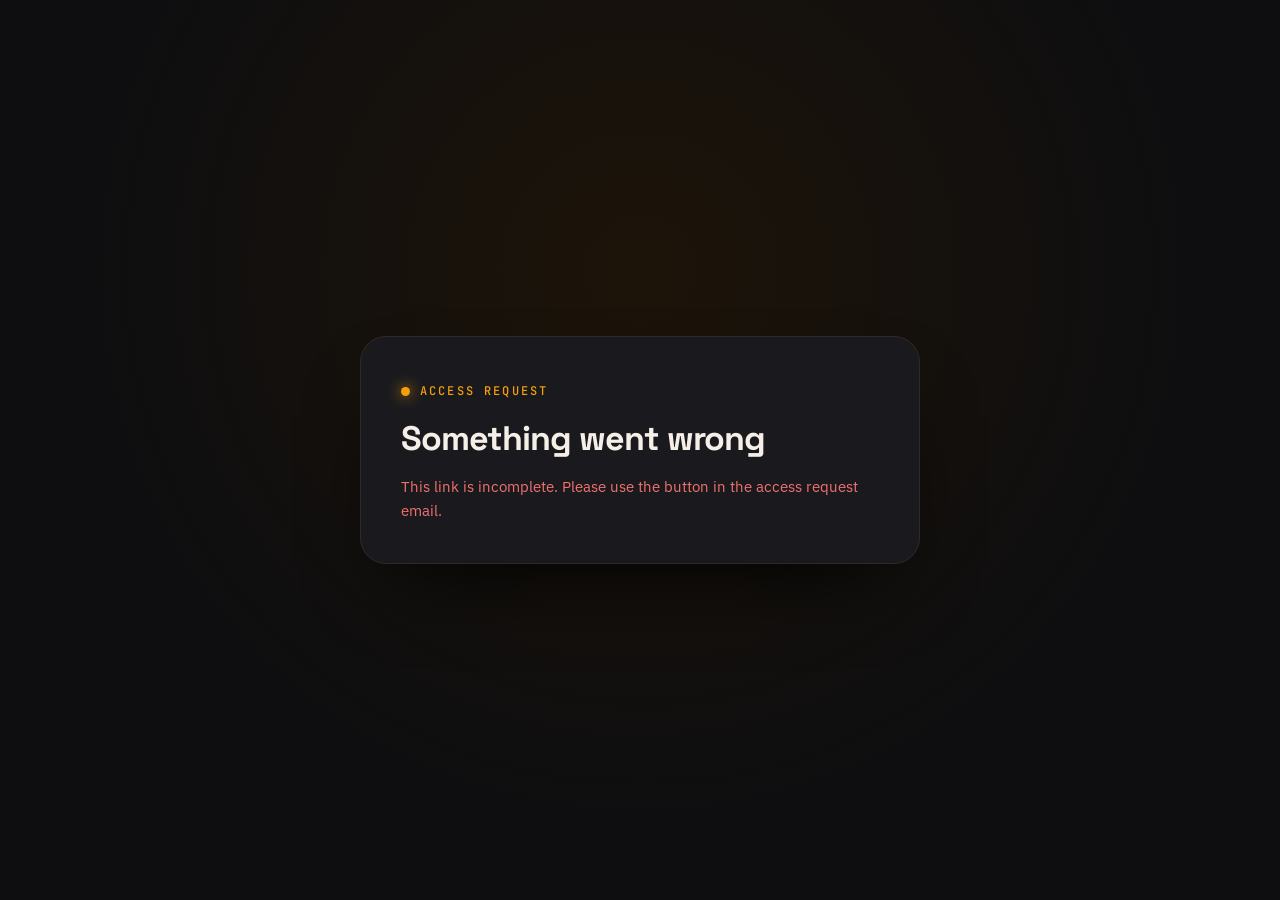
<file: approve.html>
<!doctype html>
<html lang="en">
<head>
<meta charset="utf-8">
<meta name="viewport" content="width=device-width, initial-scale=1, viewport-fit=cover">
<meta name="robots" content="noindex, nofollow">
<title>Review access request | Sandeep Kumar K</title>
<link rel="preconnect" href="https://fonts.googleapis.com">
<link rel="preconnect" href="https://fonts.gstatic.com" crossorigin>
<link rel="stylesheet" href="https://fonts.googleapis.com/css2?family=Space+Grotesk:wght@500;600;700&family=IBM+Plex+Sans:wght@400;500;600;700&family=JetBrains+Mono:wght@400;500&display=swap">
<style>
  :root { color-scheme: dark; --bg: #0e0e10; --surface: #1a1a1e; --line: #2e2a26; --text: #f5efe8; --text-2: #b8aea2; --text-3: #7d7469; --a1: #f59e0b; --a2: #ef6c3a; --grad: linear-gradient(100deg, var(--a1), var(--a2)); --on-accent: #140c02; --display: "Space Grotesk", system-ui, sans-serif; --body: "IBM Plex Sans", system-ui, sans-serif; --mono: "JetBrains Mono", ui-monospace, monospace; --ease: cubic-bezier(.2, .8, .2, 1); }
  * { box-sizing: border-box; }
  body { margin: 0; min-height: 100vh; display: grid; place-items: center; padding: 28px 18px; background: radial-gradient(900px circle at 50% 30%, #1d1409, var(--bg) 62%); color: var(--text); font: 17px/1.6 var(--body); -webkit-font-smoothing: antialiased; }
  .card { width: min(100%, 560px); padding: clamp(24px, 5vw, 40px); border-radius: 26px; background: var(--surface); border: 1px solid var(--line); box-shadow: 0 40px 90px -40px #000; animation: rise .8s var(--ease) both; }
  @keyframes rise { from { opacity: 0; transform: translateY(26px); } }
  .k { display: inline-flex; align-items: center; gap: 10px; font: 500 12px/1 var(--mono); letter-spacing: .18em; text-transform: uppercase; color: var(--a1); }
  .k i { width: 9px; height: 9px; border-radius: 50%; background: var(--a1); box-shadow: 0 0 14px var(--a1); }
  h1 { margin: 16px 0 18px; font: 800 clamp(26px, 5vw, 34px)/1.1 var(--display); letter-spacing: -.03em; }
  dl { margin: 0 0 22px; display: grid; gap: 1px; background: var(--line); border: 1px solid var(--line); border-radius: 16px; overflow: hidden; }
  dl div { padding: 14px 18px; background: var(--bg); }
  dt { margin-bottom: 6px; font: 500 10.5px/1 var(--mono); letter-spacing: .18em; text-transform: uppercase; color: var(--text-3); }
  dd { margin: 0; overflow-wrap: anywhere; white-space: pre-wrap; }
  .acts { display: flex; flex-wrap: wrap; gap: 12px; }
  button { height: 52px; padding: 0 26px; border-radius: 999px; border: 1px solid var(--line); background: transparent; color: var(--text); font: 700 15px/1 var(--body); cursor: pointer; transition: transform .3s var(--ease), background .3s, color .3s, border-color .3s, opacity .3s; }
  button:hover { transform: translateY(-2px); border-color: var(--a1); color: var(--a1); }
  button.pri { background: var(--a1); border-color: var(--a1); color: var(--on-accent); }
  button.pri:hover { background: var(--text); border-color: var(--text); color: var(--bg); }
  button:disabled { opacity: .55; cursor: default; transform: none; }
  .msg { margin: 18px 0 0; font-size: 15px; color: var(--text-2); }
  .msg.ok { color: #4ade80; } .msg.err { color: #f0716f; }
  .big { font-size: 20px; color: var(--text); }
  a { color: var(--a1); }
</style>
</head>
<body>
<main class="card" id="card"><span class="k"><i></i>Access request</span><h1 id="h">Loading…</h1><div id="body"></div></main>
<script>
(function () {
  var API = "https://script.google.com/macros/s/AKfycbxvzltz27ZWsSmYW_Jh1FRdd0O3hC6r9gC0PIZX-kMcrW69BdLTReARmCh7OSH_BcpGPg/exec";
  var q = new URLSearchParams(location.search), id = q.get("id"), k = q.get("k"), pre = q.get("do");
  var h = document.getElementById("h"), body = document.getElementById("body");
  function el(t, c, x) { var e = document.createElement(t); if (c) e.className = c; if (x != null) e.textContent = x; return e; }
  function tfetch(url) {
    var c = window.AbortController ? new AbortController() : null, t = setTimeout(function () { if (c) c.abort(); }, 20000);
    return fetch(url, c ? { signal: c.signal } : {}).then(function (r) { clearTimeout(t); return r.json(); }, function (e) { clearTimeout(t); throw e; });
  }
  function fail(t) { h.textContent = "Something went wrong"; body.textContent = ""; body.appendChild(el("p", "msg err", t)); }
  if (!id || !k) { fail("This link is incomplete. Please use the button in the access request email."); return; }
  tfetch(API + "?action=info&id=" + encodeURIComponent(id) + "&k=" + encodeURIComponent(k)).then(function (j) {
    if (!j || !j.ok) { fail((j && j.error) || "This link is not valid."); return; }
    body.textContent = "";
    var dl = el("dl");
    [["Name", j.name], ["Email", j.email], ["Why they would like access", j.reason]].forEach(function (r) { var d = el("div"); d.appendChild(el("dt", null, r[0])); d.appendChild(el("dd", null, r[1])); dl.appendChild(d); });
    body.appendChild(dl);
    if (j.status !== "Pending") { h.textContent = "Already " + String(j.status).toLowerCase(); body.appendChild(el("p", "msg", "This request has already been " + String(j.status).toLowerCase() + ".")); return; }
    h.textContent = pre === "deny" ? "Deny this request?" : "Approve this request?";
    var acts = el("div", "acts"), a = el("button", "pri", "Approve and email access"), d = el("button", null, "Deny");
    if (pre === "deny") { a.className = ""; d.className = "pri"; }
    var msg = el("p", "msg"); body.appendChild(acts); body.appendChild(msg); acts.appendChild(a); acts.appendChild(d);
    function decide(dec) {
      a.disabled = d.disabled = true; msg.className = "msg"; msg.textContent = dec === "approve" ? "Approving and sending the access link…" : "Denying…";
      tfetch(API + "?action=decide&decision=" + dec + "&id=" + encodeURIComponent(id) + "&k=" + encodeURIComponent(k)).then(function (r) {
        if (r && r.ok) {
          acts.remove(); h.textContent = dec === "approve" ? "Approved" : "Denied"; msg.className = "msg ok big";
          msg.textContent = dec === "approve" ? "Done. A personal access link was emailed to " + r.email + "." : "Done. The request from " + r.name + " was denied. No email was sent.";
        } else { a.disabled = d.disabled = false; msg.className = "msg err"; msg.textContent = (r && r.error) || "That did not work. Please try again."; }
      }).catch(function () { a.disabled = d.disabled = false; msg.className = "msg err"; msg.textContent = "I could not reach the server. Please check your connection and try again."; });
    }
    a.addEventListener("click", function () { decide("approve"); }); d.addEventListener("click", function () { decide("deny"); });
  }).catch(function () { fail("I could not load this request. Please check your connection and try again."); });
})();
</script>
</body>
</html>
</file>
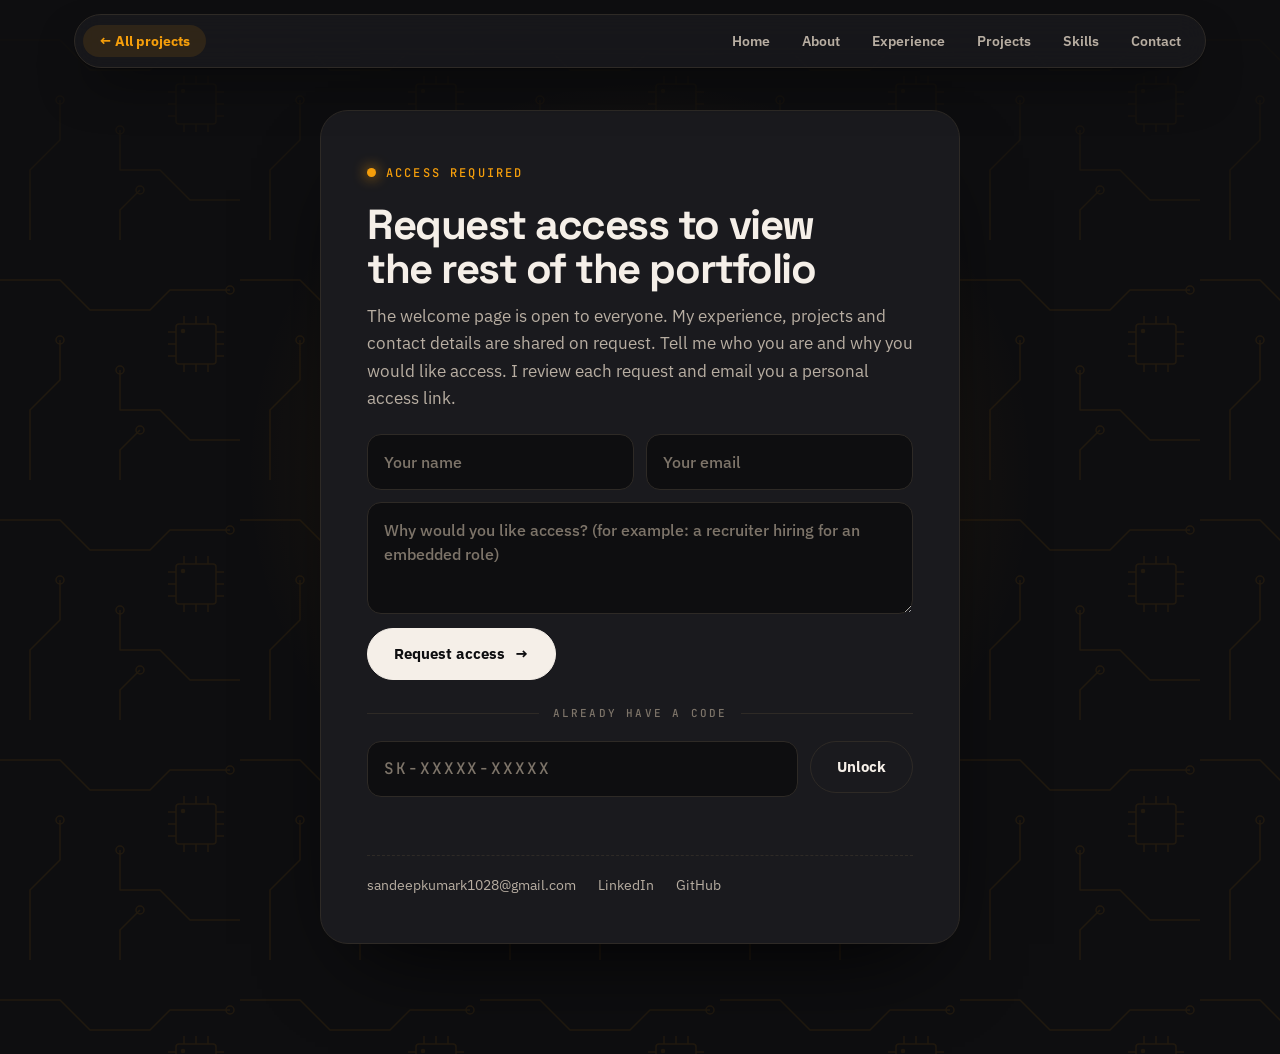
<file: projects/alcohol-drowsiness-detection.html>
<!doctype html>
<html lang="en">
<head>
<meta charset="utf-8">
<meta name="viewport" content="width=device-width, initial-scale=1, viewport-fit=cover">
<title>Alcohol &amp; Drowsiness Detection | Sandeep Kumar K</title>
<meta name="description" content="A driver safety system that monitors alcohol and alertness in real time and acts when limits are crossed.">
<script src="../gate.js"></script>
<link rel="preconnect" href="https://fonts.googleapis.com">
<link rel="preconnect" href="https://fonts.gstatic.com" crossorigin>
<link rel="stylesheet" href="https://fonts.googleapis.com/css2?family=Space+Grotesk:wght@500;600;700&family=IBM+Plex+Sans:wght@400;500;600;700&family=JetBrains+Mono:wght@400;500&display=swap">
<link rel="stylesheet" href="project.css">
</head>
<body>
<div class="progress" id="progress" aria-hidden="true"></div>
<nav class="pn" aria-label="Main"><div class="bar">
  <a class="back" href="../#projects">← All projects</a>
  <ul class="links"><li><a href="../#home">Home</a></li><li><a href="../#about">About</a></li><li><a href="../#experience">Experience</a></li><li><a href="../#projects">Projects</a></li><li><a href="../#skills">Skills</a></li><li><a href="../#contact">Contact</a></li></ul>
</div></nav>
<main class="pg">
  <header class="hero wrap">
    <div class="hero-t">
      <span class="label">Project 05 · Pi Square</span>
      <h1>Alcohol &amp; Drowsiness <span class="g">Detection</span></h1>
      <p class="lead">A driver safety system that monitors alcohol and alertness in real time and acts when limits are crossed.</p>
      <ul class="tagrow"><li>Safety</li><li>Sensors</li><li>MCU</li><li>Driver safety</li></ul>
      <p class="meta-line"><span>Pi Square Technologies</span><span>Feb 2023 – Jun 2023</span></p>
    </div>
    <figure class="himg" data-r><div class="fr"><img src="drowsiness.svg" alt="Illustration of eye and alcohol sensors feeding a microcontroller that triggers an alert and stop"></div></figure>
  </header>
  <div class="wrap layout">
    <aside class="toc" aria-label="On this page"><b>On this page</b><ol><li><a href="#overview">Overview</a></li><li><a href="#how">How it works</a></li><li><a href="#contribution">My contribution</a></li><li><a href="#features">Key features</a></li><li><a href="#tech">Technology</a></li></ol></aside>
    <article class="doc">
      <section class="sec" id="overview"><h2><i>01</i>Overview</h2><div class="prose" data-r><p>Driving after drinking, or while drowsy, puts the driver and everyone else at risk. This system watches for both while the vehicle is in use.</p><p>It monitors alcohol and the driver&#x27;s alertness in real time, and takes automatic safety actions when the limits are crossed.</p><p>I developed it as an Embedded Engineer Intern at Pi Square Technologies.</p></div></section>
      <section class="sec" id="how"><h2><i>02</i>How it works</h2><ul class="flow" data-r><li class="node"><div class="ic"><svg viewBox="0 0 24 24" fill="none" stroke="currentColor" stroke-width="2" stroke-linecap="round" stroke-linejoin="round" aria-hidden="true"><circle cx="12" cy="12" r="8"/><path d="M8 12c1.3-2 2.7-2 4 0s2.7 2 4 0"/></svg></div><b>Alcohol sensor</b><small>Measures alcohol</small></li><li class="cn" aria-hidden="true"></li><li class="node"><div class="ic"><svg viewBox="0 0 24 24" fill="none" stroke="currentColor" stroke-width="2" stroke-linecap="round" stroke-linejoin="round" aria-hidden="true"><path d="M2 12s4-7 10-7 10 7 10 7-4 7-10 7S2 12 2 12z"/><circle cx="12" cy="12" r="3"/></svg></div><b>Alertness sensor</b><small>Watches for drowsiness</small></li><li class="cn" aria-hidden="true"></li><li class="node"><div class="ic"><svg viewBox="0 0 24 24" fill="none" stroke="currentColor" stroke-width="2" stroke-linecap="round" stroke-linejoin="round" aria-hidden="true"><rect x="7" y="7" width="10" height="10" rx="2"/><path d="M9 3v4M15 3v4M9 17v4M15 17v4M3 9h4M3 15h4M17 9h4M17 15h4"/></svg></div><b>Microcontroller</b><small>Checks the limits</small></li><li class="cn" aria-hidden="true"></li><li class="node"><div class="ic"><svg viewBox="0 0 24 24" fill="none" stroke="currentColor" stroke-width="2" stroke-linecap="round" stroke-linejoin="round" aria-hidden="true"><path d="M12 3l9 16H3z"/><path d="M12 10v4M12 17h.01"/></svg></div><b>Safety action</b><small>Alert and automatic response</small></li></ul><ol class="steps" data-r><li><h3>Sense</h3><p>Sensors measure alcohol and the driver&#x27;s alertness continuously.</p></li><li><h3>Evaluate</h3><p>The microcontroller compares the readings with the safety limits.</p></li><li><h3>Act</h3><p>When a limit is crossed, the system takes an automatic safety action.</p></li></ol></section>
      <section class="sec" id="contribution"><h2><i>03</i>My contribution</h2><div class="cards" data-r><div class="card"><div class="ic"><svg viewBox="0 0 24 24" fill="none" stroke="currentColor" stroke-width="2" stroke-linecap="round" stroke-linejoin="round" aria-hidden="true"><path d="M2 12s4-7 10-7 10 7 10 7-4 7-10 7S2 12 2 12z"/><circle cx="12" cy="12" r="3"/></svg></div><h3>Sensor-based detection</h3><p>Developed a sensor-based alcohol and drowsiness detection system.</p></div><div class="card"><div class="ic"><svg viewBox="0 0 24 24" fill="none" stroke="currentColor" stroke-width="2" stroke-linecap="round" stroke-linejoin="round" aria-hidden="true"><path d="M12 3l9 16H3z"/><path d="M12 10v4M12 17h.01"/></svg></div><h3>Automatic safety actions</h3><p>Built the system to take automatic safety actions when limits are crossed.</p></div></div></section>
      <section class="sec" id="features"><h2><i>04</i>Key features</h2><ul class="feats" data-r><li><b>Real-time monitoring</b><span>Alcohol and alertness checked continuously.</span></li><li><b>Automatic response</b><span>Safety actions happen without the driver.</span></li><li><b>Two risks, one system</b><span>Covers both alcohol and drowsiness.</span></li><li><b>Embedded and sensor based</b><span>A microcontroller reading sensors.</span></li></ul></section>
      <section class="sec" id="tech"><h2><i>05</i>Technology</h2><ul class="chips" data-r><li>Sensors</li><li>Microcontroller</li><li>Firmware</li><li>Safety systems</li></ul></section>
    </article>
  </div>
  <div class="wrap">
    <nav class="pager" aria-label="More projects" data-r><a class="prev" href="apm-ocr-dwk.html"><small>← Previous project</small><b>APM, OCR &amp; DWK</b></a><a class="next" href="smart-gardener.html"><small>Next project →</small><b>Smart Gardener</b></a></nav>
    <section class="cta" data-r><h2>Want to know more about this project?</h2><div class="acts"><a class="btn pri" href="mailto:sandeepkumark1028@gmail.com?subject=Alcohol%20%26%20Drowsiness%20Detection">Email me <span class="arr" aria-hidden="true">→</span></a><a class="btn" href="../#contact">Contact section</a></div></section>
  </div>
</main>
<footer><div class="wrap"><span>© 2026 Sandeep Kumar K · Embedded Engineer</span><a href="../#projects">Back to all projects ↑</a></div></footer>
<script src="project.js"></script>
</body>
</html>
</file>
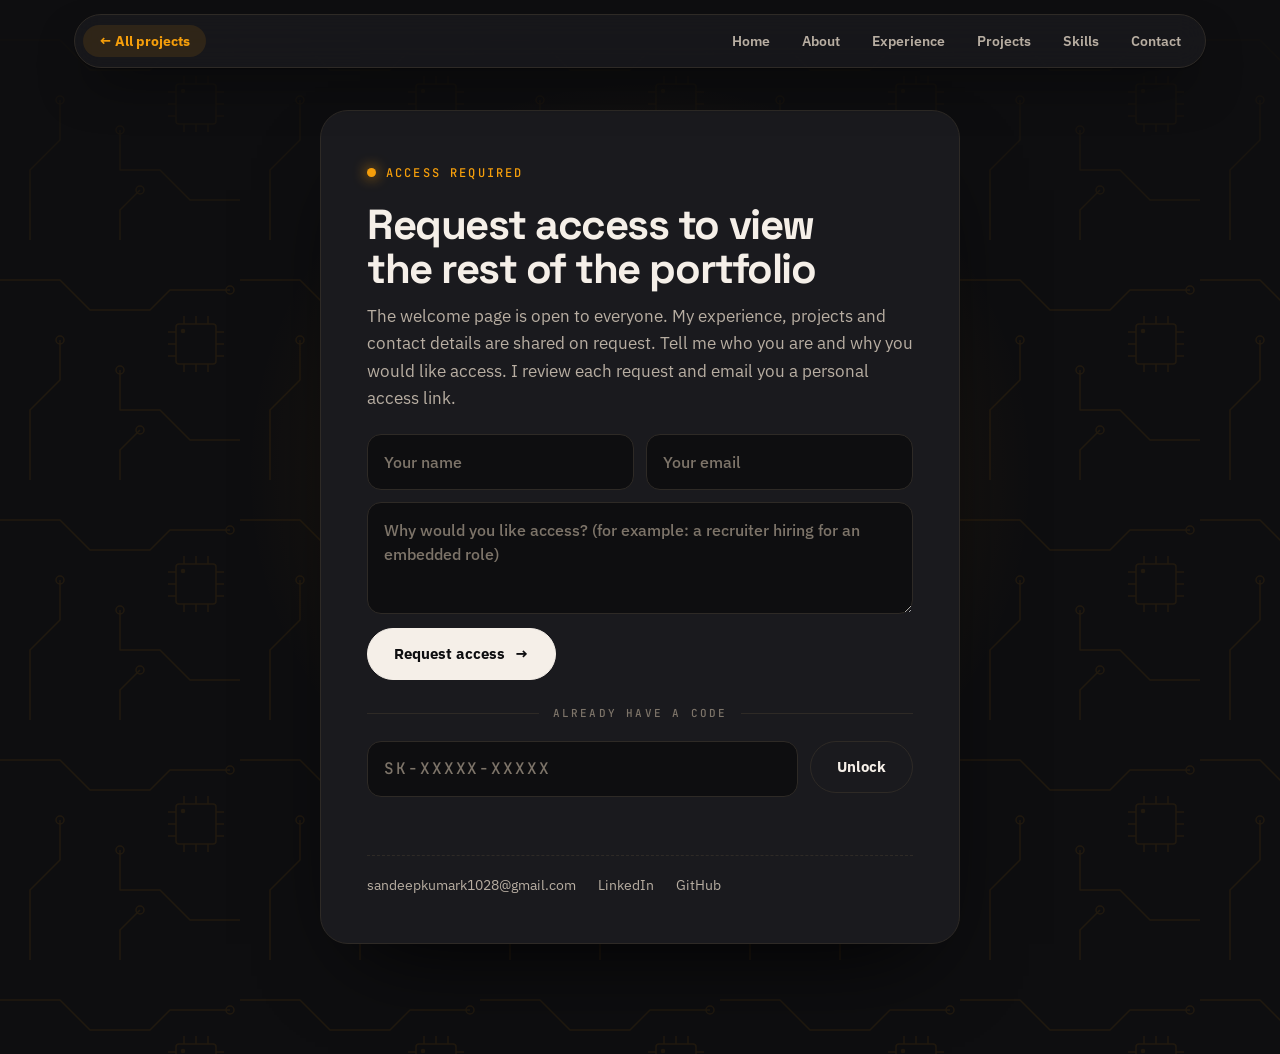
<file: projects/apm-ocr-dwk.html>
<!doctype html>
<html lang="en">
<head>
<meta charset="utf-8">
<meta name="viewport" content="width=device-width, initial-scale=1, viewport-fit=cover">
<title>APM, OCR &amp; DWK | Sandeep Kumar K</title>
<meta name="description" content="Firmware, hardware design and validation for three commercial device lines, plus an RS232 test kit.">
<script src="../gate.js"></script>
<link rel="preconnect" href="https://fonts.googleapis.com">
<link rel="preconnect" href="https://fonts.gstatic.com" crossorigin>
<link rel="stylesheet" href="https://fonts.googleapis.com/css2?family=Space+Grotesk:wght@500;600;700&family=IBM+Plex+Sans:wght@400;500;600;700&family=JetBrains+Mono:wght@400;500&display=swap">
<link rel="stylesheet" href="project.css">
</head>
<body>
<div class="progress" id="progress" aria-hidden="true"></div>
<nav class="pn" aria-label="Main"><div class="bar">
  <a class="back" href="../#projects">← All projects</a>
  <ul class="links"><li><a href="../#home">Home</a></li><li><a href="../#about">About</a></li><li><a href="../#experience">Experience</a></li><li><a href="../#projects">Projects</a></li><li><a href="../#skills">Skills</a></li><li><a href="../#contact">Contact</a></li></ul>
</div></nav>
<main class="pg">
  <header class="hero wrap">
    <div class="hero-t">
      <span class="label">Project 04 · Factana</span>
      <h1>APM, OCR &amp; <span class="g">DWK</span></h1>
      <p class="lead">Firmware, hardware design and validation for three commercial device lines, plus an RS232 test kit.</p>
      <ul class="tagrow"><li>Hardware</li><li>Firmware</li><li>Validation</li><li>RS232</li><li>APM</li><li>DWK</li><li>OCR</li></ul>
      <p class="meta-line"><span>Factana Computing Private Limited</span><span>Nov 2023 – Jul 2024</span></p>
    </div>
    <figure class="himg" data-r><div class="fr"><img src="factana.jpg" alt="Factana device with a touchscreen and two cameras on a desk"></div></figure>
  </header>
  <div class="wrap layout">
    <aside class="toc" aria-label="On this page"><b>On this page</b><ol><li><a href="#overview">Overview</a></li><li><a href="#how">How it works</a></li><li><a href="#contribution">My contribution</a></li><li><a href="#features">Key features</a></li><li><a href="#tech">Technology</a></li></ol></aside>
    <article class="doc">
      <section class="sec" id="overview"><h2><i>01</i>Overview</h2><div class="prose" data-r><p>At Factana Computing I worked on three commercial device lines: APM, DWK and OCR. These are products for customers, so hardware, firmware and validation all had to be dependable.</p><p>My work spanned hardware, firmware and validation: designing schematics and PCB layouts, keeping the bill of materials in order, and validating the finished devices.</p><p>To speed up testing, I built a custom RS232 test kit that shortened device connectivity validation.</p></div><div class="facts" data-r><div class="fact"><b>3</b><span>commercial device lines: APM, DWK and OCR</span></div></div></section>
      <section class="sec" id="how"><h2><i>02</i>How it works</h2><ul class="flow" data-r><li class="node"><div class="ic"><svg viewBox="0 0 24 24" fill="none" stroke="currentColor" stroke-width="2" stroke-linecap="round" stroke-linejoin="round" aria-hidden="true"><rect x="4" y="4" width="16" height="16" rx="2"/><path d="M8 8h5v4h3M8 16h4M16 8v.01"/></svg></div><b>Hardware design</b><small>Schematic and PCB in EasyEDA</small></li><li class="cn" aria-hidden="true"></li><li class="node"><div class="ic"><svg viewBox="0 0 24 24" fill="none" stroke="currentColor" stroke-width="2" stroke-linecap="round" stroke-linejoin="round" aria-hidden="true"><path d="M8 7l-5 5 5 5M16 7l5 5-5 5M14 4l-4 16"/></svg></div><b>Firmware</b><small>Embedded software</small></li><li class="cn" aria-hidden="true"></li><li class="node"><div class="ic"><svg viewBox="0 0 24 24" fill="none" stroke="currentColor" stroke-width="2" stroke-linecap="round" stroke-linejoin="round" aria-hidden="true"><path d="M9 3v5M15 3v5M7 8h10v4a5 5 0 0 1-10 0zM12 17v4"/></svg></div><b>Validation</b><small>Custom RS232 test kit</small></li><li class="cn" aria-hidden="true"></li><li class="node"><div class="ic"><svg viewBox="0 0 24 24" fill="none" stroke="currentColor" stroke-width="2" stroke-linecap="round" stroke-linejoin="round" aria-hidden="true"><path d="M9 12l2 2 4-4"/><circle cx="12" cy="12" r="9"/></svg></div><b>Commercial device</b><small>APM · DWK · OCR</small></li></ul><ol class="steps" data-r><li><h3>Design the hardware</h3><p>Schematics and PCB layouts are drawn in EasyEDA, and the BOM is kept up to date across projects.</p></li><li><h3>Write the firmware</h3><p>Firmware brings the hardware to life.</p></li><li><h3>Validate</h3><p>The custom RS232 test kit checks device connectivity quickly and repeatably.</p></li><li><h3>Deliver</h3><p>The result is a validated device for one of the three commercial lines.</p></li></ol></section>
      <section class="sec" id="contribution"><h2><i>03</i>My contribution</h2><div class="cards" data-r><div class="card"><div class="ic"><svg viewBox="0 0 24 24" fill="none" stroke="currentColor" stroke-width="2" stroke-linecap="round" stroke-linejoin="round" aria-hidden="true"><path d="M12 3 3 8l9 5 9-5-9-5zM3 13l9 5 9-5"/></svg></div><h3>Hardware, firmware and validation</h3><p>Worked on hardware, firmware and validation for three commercial device lines: APM, DWK and OCR.</p></div><div class="card"><div class="ic"><svg viewBox="0 0 24 24" fill="none" stroke="currentColor" stroke-width="2" stroke-linecap="round" stroke-linejoin="round" aria-hidden="true"><path d="M9 3v5M15 3v5M7 8h10v4a5 5 0 0 1-10 0zM12 17v4"/></svg></div><h3>Custom RS232 test kit</h3><p>Built a test kit that shortened device connectivity validation.</p></div><div class="card"><div class="ic"><svg viewBox="0 0 24 24" fill="none" stroke="currentColor" stroke-width="2" stroke-linecap="round" stroke-linejoin="round" aria-hidden="true"><rect x="4" y="4" width="16" height="16" rx="2"/><path d="M8 8h5v4h3M8 16h4M16 8v.01"/></svg></div><h3>Schematics, PCB and BOM</h3><p>Designed schematics and PCB layouts in EasyEDA and maintained BOMs across projects.</p></div></div></section>
      <section class="sec" id="features"><h2><i>04</i>Key features</h2><ul class="feats" data-r><li><b>Three commercial device lines</b><span>APM, DWK and OCR.</span></li><li><b>Faster validation</b><span>The RS232 kit shortened connectivity testing.</span></li><li><b>Own PCB designs</b><span>Schematics and layouts done in EasyEDA.</span></li><li><b>Maintained BOMs</b><span>Bill of materials kept current across projects.</span></li></ul></section>
      <section class="sec" id="tech"><h2><i>05</i>Technology</h2><ul class="chips" data-r><li>RS232</li><li>PCB design</li><li>EasyEDA</li><li>BOM</li><li>Firmware</li><li>Validation</li></ul></section>
    </article>
  </div>
  <div class="wrap">
    <nav class="pager" aria-label="More projects" data-r><a class="prev" href="cofro.html"><small>← Previous project</small><b>COFRO</b></a><a class="next" href="alcohol-drowsiness-detection.html"><small>Next project →</small><b>Alcohol &amp; Drowsiness Detection</b></a></nav>
    <section class="cta" data-r><h2>Want to know more about this project?</h2><div class="acts"><a class="btn pri" href="mailto:sandeepkumark1028@gmail.com?subject=APM,%20OCR%20%26%20DWK">Email me <span class="arr" aria-hidden="true">→</span></a><a class="btn" href="../#contact">Contact section</a></div></section>
  </div>
</main>
<footer><div class="wrap"><span>© 2026 Sandeep Kumar K · Embedded Engineer</span><a href="../#projects">Back to all projects ↑</a></div></footer>
<script src="project.js"></script>
</body>
</html>
</file>
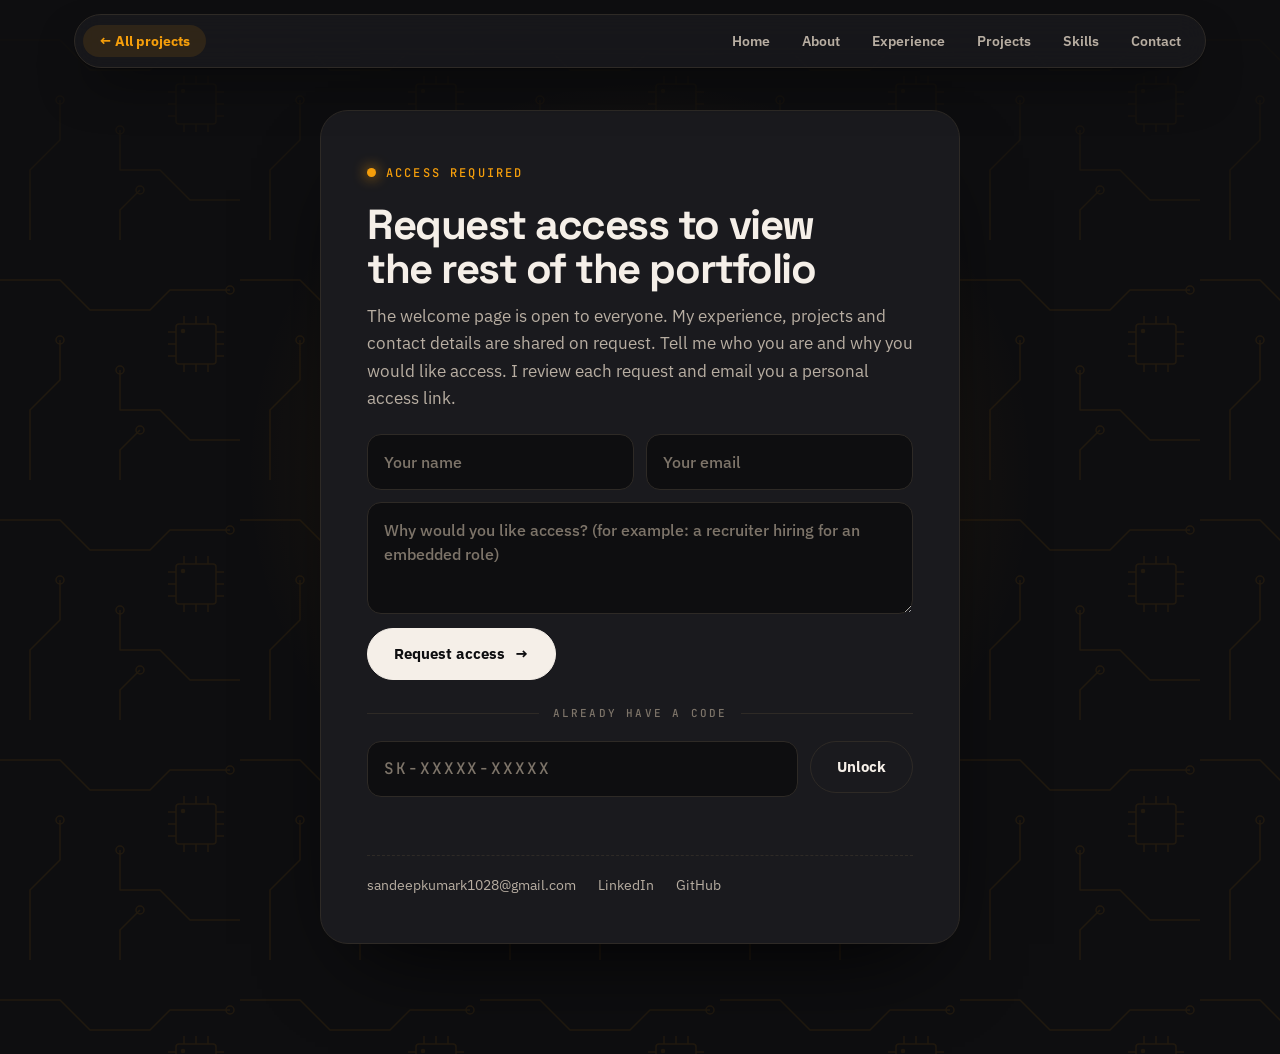
<file: projects/auracast-devices.html>
<!doctype html>
<html lang="en">
<head>
<meta charset="utf-8">
<meta name="viewport" content="width=device-width, initial-scale=1, viewport-fit=cover">
<title>Auracast Devices | Sandeep Kumar K</title>
<meta name="description" content="Transmitter, Receiver and Assistant Devices for BLE Audio Broadcast, including the Multi-Channel I2S/TDM audio path with the LC3 codec.">
<script src="../gate.js"></script>
<link rel="preconnect" href="https://fonts.googleapis.com">
<link rel="preconnect" href="https://fonts.gstatic.com" crossorigin>
<link rel="stylesheet" href="https://fonts.googleapis.com/css2?family=Space+Grotesk:wght@500;600;700&family=IBM+Plex+Sans:wght@400;500;600;700&family=JetBrains+Mono:wght@400;500&display=swap">
<link rel="stylesheet" href="project.css">
</head>
<body>
<div class="progress" id="progress" aria-hidden="true"></div>
<nav class="pn" aria-label="Main"><div class="bar">
  <a class="back" href="../#projects">← All projects</a>
  <ul class="links"><li><a href="../#home">Home</a></li><li><a href="../#about">About</a></li><li><a href="../#experience">Experience</a></li><li><a href="../#projects">Projects</a></li><li><a href="../#skills">Skills</a></li><li><a href="../#contact">Contact</a></li></ul>
</div></nav>
<main class="pg">
  <header class="hero wrap">
    <div class="hero-t">
      <span class="label">Project 01 · OpenEcore</span>
      <h1>Auracast <span class="g">Devices</span></h1>
      <p class="lead">Transmitter, Receiver and Assistant Devices for BLE Audio Broadcast, including the Multi-Channel I2S/TDM audio path with the LC3 codec.</p>
      <ul class="tagrow"><li>BLE Audio</li><li>Auracast</li><li>LC3</li><li>I2S / TDM</li><li>STM32WBA55G</li><li>NXH3675</li><li>ESP32S3</li><li>PCM5102 I2S DAC</li><li>MAX98357A</li><li>MCULINK Debugger</li></ul>
      <p class="meta-line"><span>OpenEcore Private Limited</span><span>Dec 2025 – Present</span></p>
    </div>
    <figure class="himg" data-r><div class="fr"><img src="auracast.jpg" alt="Auracast prototype boards and an oscilloscope on a lab bench"></div></figure>
  </header>
  <div class="wrap layout" style="margin-top:320px">
    <aside class="toc" aria-label="On this page"><b>On this page</b><ol><li><a href="#overview">Overview</a></li><li><a href="#how">How it works</a></li><li><a href="#contribution">My contribution</a></li><li><a href="#features">Key features</a></li><li><a href="#tech">Technology</a></li></ol></aside>
    <article class="doc">
      <section class="sec" id="overview"><h2><i>01</i>Overview</h2><div class="prose" data-r><p>Auracast is the Broadcast feature of Bluetooth LE Audio. One Transmitter streams audio to any number of nearby Receivers, such as headphones, hearing aids or speakers, without pairing each of them.</p><p>At OpenEcore we built the devices behind it: the Transmitter that sends the Broadcast, the Receiver that listens to it, and the Assistant device that helps Receivers find and join a stream. This includes a 4-channel Transmitter that can handle either 2 stereo or 4 mono audio streams from a single unit, and an earbuds prototype.</p><p>The Transmitter uses the NXH3675 for its Bluetooth LE Audio radio. It takes four digital channels over I2S/TDM and encodes them with the LC3 codec at 48 kHz with 10 ms frames. One Broadcast carries up to four streams, so a single Transmitter can serve two languages in stereo or four mono channels. The Receivers are built as TWS earbuds or a stereo speaker, and the same design was also verified with an STM32WBA55 microcontroller as the Receiver. I scaled the audio path from mono to four channels.</p></div><div class="facts" data-r><div class="fact"><b>4</b><span>channel I2S/TDM audio, scaled up from mono</span></div><div class="fact"><b>3</b><span>device types: Transmitter, Receiver and Assistant</span></div><div class="fact"><b>2</b><span>chipsets: STM32WBA55G and NXH3675</span></div></div></section>
      <section class="sec" id="how"><h2><i>02</i>How it works</h2><ul class="flow" data-r><li class="node"><div class="ic"><svg viewBox="0 0 24 24" fill="none" stroke="currentColor" stroke-width="2" stroke-linecap="round" stroke-linejoin="round" aria-hidden="true"><path d="M3 12h3l2-6 4 12 2-6h7"/></svg></div><b>Audio source</b><small>I2S / TDM · 4 channels</small></li><li class="cn" aria-hidden="true"></li><li class="node"><div class="ic"><svg viewBox="0 0 24 24" fill="none" stroke="currentColor" stroke-width="2" stroke-linecap="round" stroke-linejoin="round" aria-hidden="true"><path d="M8 7l-5 5 5 5M16 7l5 5-5 5M14 4l-4 16"/></svg></div><b>LC3 encoder</b><small>Compresses the audio</small></li><li class="cn" aria-hidden="true"></li><li class="node"><div class="ic"><svg viewBox="0 0 24 24" fill="none" stroke="currentColor" stroke-width="2" stroke-linecap="round" stroke-linejoin="round" aria-hidden="true"><path d="M12 12h.01M8.5 8.5a5 5 0 0 0 0 7M15.5 8.5a5 5 0 0 1 0 7M5.6 5.6a9 9 0 0 0 0 12.8M18.4 5.6a9 9 0 0 1 0 12.8"/></svg></div><b>Transmitter</b><small>BLE Audio Broadcast</small></li><li class="cn" aria-hidden="true"></li><li class="node"><div class="ic"><svg viewBox="0 0 24 24" fill="none" stroke="currentColor" stroke-width="2" stroke-linecap="round" stroke-linejoin="round" aria-hidden="true"><path d="M4 15v-3a8 8 0 0 1 16 0v3M4 15h3v5H5a1 1 0 0 1-1-1zM20 15h-3v5h2a1 1 0 0 0 1-1z"/></svg></div><b>Receivers</b><small>Decode and play out</small></li></ul><ol class="steps" data-r><li><h3>Audio comes in</h3><p>Audio enters the Transmitter over I2S/TDM. TDM carries several channels on one data line, which is how the path grew from mono to four channels.</p></li><li><h3>LC3 encoding</h3><p>The LC3 codec compresses the audio for Bluetooth LE with low latency and low power.</p></li><li><h3>Broadcast</h3><p>The Transmitter sends one Broadcast with a name, language tags and an optional PIN. Each language is a subgroup of left and right streams, for example English on streams 1 and 2 and French on streams 3 and 4. No pairing is needed, so any number of Receivers in range can listen.</p></li><li><h3>Find and join</h3><p>A Receiver joins through a phone&#x27;s built-in stack (tested on a Samsung S24) or through the SkyAmour Connect app. It syncs only to the left and right streams of the chosen language, decodes the audio and plays it.</p></li></ol></section>
      <section class="sec" id="contribution"><h2><i>03</i>My contribution</h2><div class="cards" data-r><div class="card"><div class="ic"><svg viewBox="0 0 24 24" fill="none" stroke="currentColor" stroke-width="2" stroke-linecap="round" stroke-linejoin="round" aria-hidden="true"><path d="M12 12h.01M8.5 8.5a5 5 0 0 0 0 7M15.5 8.5a5 5 0 0 1 0 7M5.6 5.6a9 9 0 0 0 0 12.8M18.4 5.6a9 9 0 0 1 0 12.8"/></svg></div><h3>Built the Auracast devices</h3><p>Built the Auracast Transmitter, Receiver and Assistant devices for BLE Audio Broadcast.</p></div><div class="card"><div class="ic"><svg viewBox="0 0 24 24" fill="none" stroke="currentColor" stroke-width="2" stroke-linecap="round" stroke-linejoin="round" aria-hidden="true"><path d="M3 12h3l2-6 4 12 2-6h7"/></svg></div><h3>Scaled audio from mono to 4-channel</h3><p>Extended the I2S/TDM audio path from mono to four channels with the STM32WBA55G microcontroller and the NXH3675.</p></div><div class="card"><div class="ic"><svg viewBox="0 0 24 24" fill="none" stroke="currentColor" stroke-width="2" stroke-linecap="round" stroke-linejoin="round" aria-hidden="true"><path d="M8 7l-5 5 5 5M16 7l5 5-5 5M14 4l-4 16"/></svg></div><h3>Codec and streaming</h3><p>Worked on LC3, A2DP and AAC codec streaming and multi-channel audio configurations.</p></div><div class="card"><div class="ic"><svg viewBox="0 0 24 24" fill="none" stroke="currentColor" stroke-width="2" stroke-linecap="round" stroke-linejoin="round" aria-hidden="true"><path d="M14.5 6.5a4 4 0 0 0-5 5L3 18l3 3 6.5-6.5a4 4 0 0 0 5-5l-2.5 2.5-2.5-.5-.5-2.5z"/></svg></div><h3>Debug and validation</h3><p>Brought up and validated boards and firmware with an oscilloscope, logic analyzer and JTAG/SWD.</p></div><div class="card"><div class="ic"><svg viewBox="0 0 24 24" fill="none" stroke="currentColor" stroke-width="2" stroke-linecap="round" stroke-linejoin="round" aria-hidden="true"><path d="M12 12h.01M8.5 8.5a5 5 0 0 0 0 7M15.5 8.5a5 5 0 0 1 0 7M5.6 5.6a9 9 0 0 0 0 12.8M18.4 5.6a9 9 0 0 1 0 12.8"/></svg></div><h3>Earbuds and speaker Receivers</h3><p>Built the Receiver as TWS earbuds and as a stereo speaker, including an earbuds prototype.</p></div><div class="card"><div class="ic"><svg viewBox="0 0 24 24" fill="none" stroke="currentColor" stroke-width="2" stroke-linecap="round" stroke-linejoin="round" aria-hidden="true"><path d="M12 12h.01M8.5 8.5a5 5 0 0 0 0 7M15.5 8.5a5 5 0 0 1 0 7M5.6 5.6a9 9 0 0 0 0 12.8M18.4 5.6a9 9 0 0 1 0 12.8"/></svg></div><h3>Multi-language Transmitter</h3><p>Built a 4-channel Transmitter that handles 2 stereo or 4 mono audio streams from a single unit.</p></div></div></section>
      <section class="sec" id="features"><h2><i>04</i>Key features</h2><ul class="feats" data-r><li><b>Broadcast to many listeners</b><span>One Transmitter, any number of Receivers in range.</span></li><li><b>Multi-channel audio</b><span>I2S/TDM audio path scaled to four channels.</span></li><li><b>LC3 codec</b><span>Efficient, low-latency audio for Bluetooth LE.</span></li><li><b>Two languages in stereo</b><span>Up to four streams in one Broadcast, one language per subgroup.</span></li><li><b>Earbuds or speaker</b><span>The same Receiver design as TWS earbuds or a stereo speaker.</span></li><li><b>Three device roles</b><span>Transmitter, Receiver and Assistant working together.</span></li></ul></section>
      <section class="sec" id="tech"><h2><i>05</i>Technology</h2><ul class="chips" data-r><li>STM32WBA55G</li><li>NXH3675</li><li>ESP32S3</li><li>PCM5102 I2S DAC</li><li>MAX98357A</li><li>MCULINK Debugger</li><li>BLE Audio</li><li>Auracast</li><li>LC3</li><li>BASS</li><li>A2DP</li><li>AAC</li><li>I2S / TDM</li><li>Embedded C</li><li>Oscilloscope</li><li>Logic analyzer</li><li>JTAG / SWD</li></ul></section>
    </article>
  </div>
  <div class="wrap">
    <nav class="pager" aria-label="More projects" data-r><a class="prev empty" aria-hidden="true" tabindex="-1"><small>&nbsp;</small><b>&nbsp;</b></a><a class="next" href="skyamour.html"><small>Next project →</small><b>SkyAmour</b></a></nav>
    <section class="cta" data-r><h2>Want to know more about this project?</h2><div class="acts"><a class="btn pri" href="mailto:sandeepkumark1028@gmail.com?subject=Auracast%20Devices">Email me <span class="arr" aria-hidden="true">→</span></a><a class="btn" href="../#contact">Contact section</a></div></section>
  </div>
</main>
<footer><div class="wrap"><span>© 2026 Sandeep Kumar K · Embedded Engineer</span><a href="../#projects">Back to all projects ↑</a></div></footer>
<script src="project.js"></script>
</body>
</html>
</file>
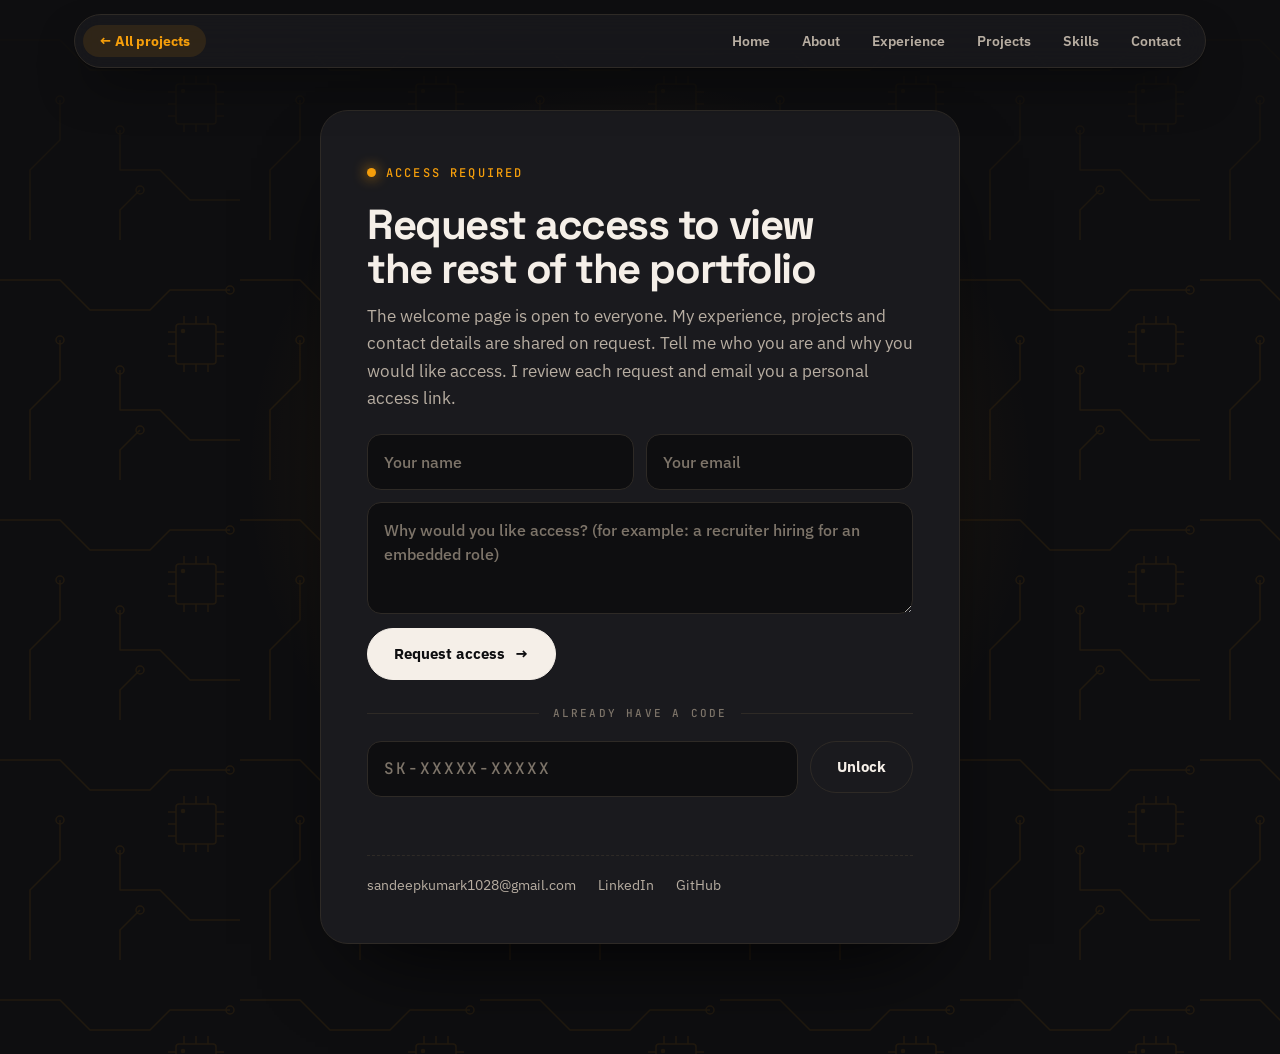
<file: projects/cofro.html>
<!doctype html>
<html lang="en">
<head>
<meta charset="utf-8">
<meta name="viewport" content="width=device-width, initial-scale=1, viewport-fit=cover">
<title>COFRO | Sandeep Kumar K</title>
<meta name="description" content="A semi-automated robotic coffee bean plucking machine using camera-based AI vision and embedded control.">
<script src="../gate.js"></script>
<link rel="preconnect" href="https://fonts.googleapis.com">
<link rel="preconnect" href="https://fonts.gstatic.com" crossorigin>
<link rel="stylesheet" href="https://fonts.googleapis.com/css2?family=Space+Grotesk:wght@500;600;700&family=IBM+Plex+Sans:wght@400;500;600;700&family=JetBrains+Mono:wght@400;500&display=swap">
<link rel="stylesheet" href="project.css">
</head>
<body>
<div class="progress" id="progress" aria-hidden="true"></div>
<nav class="pn" aria-label="Main"><div class="bar">
  <a class="back" href="../#projects">← All projects</a>
  <ul class="links"><li><a href="../#home">Home</a></li><li><a href="../#about">About</a></li><li><a href="../#experience">Experience</a></li><li><a href="../#projects">Projects</a></li><li><a href="../#skills">Skills</a></li><li><a href="../#contact">Contact</a></li></ul>
</div></nav>
<main class="pg">
  <header class="hero wrap">
    <div class="hero-t">
      <span class="label">Project 03 · OpenEcore (formerly Kruthak Technology)</span>
      <h1><span class="g">COFRO</span></h1>
      <p class="lead">A semi-automated robotic coffee bean plucking machine using camera-based AI vision and embedded control.</p>
      <ul class="tagrow"><li>Semi-Automated Robotics</li><li>Computer Vision</li><li>Firmware</li></ul>
      <p class="meta-line"><span>OpenEcore (formerly Kruthak Technology)</span><span>Apr 2025 – Feb 2026</span></p>
    </div>
    <figure class="himg" data-r><div class="fr"><img src="cofro.jpg" alt="COFRO coffee bean plucking prototype held next to a coffee plant"></div></figure>
  </header>
  <div class="wrap layout">
    <aside class="toc" aria-label="On this page"><b>On this page</b><ol><li><a href="#overview">Overview</a></li><li><a href="#how">How it works</a></li><li><a href="#contribution">My contribution</a></li><li><a href="#features">Key features</a></li><li><a href="#tech">Technology</a></li></ol></aside>
    <article class="doc">
      <section class="sec" id="overview"><h2><i>01</i>Overview</h2><div class="prose" data-r><p>Picking coffee beans by hand is slow, repetitive work. COFRO moves that process from manual work to a semi-automated system.</p><p>It is a robotic coffee bean plucking machine that sees with a camera, recognises beans with an AI model, and then drives its actuators through embedded firmware to pluck what it has detected.</p><p>I developed its embedded hardware and firmware and integrated the AI camera models with the microcontrollers for real-time bean detection. The machine is built from sensors and actuators, including light sensors and touch sensors, with Arduino and Raspberry Pi boards handling control and vision, among many other components.</p></div><div class="facts" data-r><div class="fact"><b>Manual → semi-auto</b><span>the way coffee beans are plucked</span></div></div></section>
      <section class="sec" id="how"><h2><i>02</i>How it works</h2><ul class="flow" data-r><li class="node"><div class="ic"><svg viewBox="0 0 24 24" fill="none" stroke="currentColor" stroke-width="2" stroke-linecap="round" stroke-linejoin="round" aria-hidden="true"><path d="M4 8h3l2-3h6l2 3h3v11H4z"/><circle cx="12" cy="13" r="3.5"/></svg></div><b>Camera</b><small>Captures the plant</small></li><li class="cn" aria-hidden="true"></li><li class="node"><div class="ic"><svg viewBox="0 0 24 24" fill="none" stroke="currentColor" stroke-width="2" stroke-linecap="round" stroke-linejoin="round" aria-hidden="true"><path d="M9 4a3 3 0 0 0-3 3 3 3 0 0 0-2 5 3 3 0 0 0 2 5 3 3 0 0 0 6 1V4a3 3 0 0 0-3 0zM15 4a3 3 0 0 1 3 3 3 3 0 0 1 2 5 3 3 0 0 1-2 5 3 3 0 0 1-6 1V4a3 3 0 0 1 3 0z"/></svg></div><b>AI model</b><small>Detects beans in real time</small></li><li class="cn" aria-hidden="true"></li><li class="node"><div class="ic"><svg viewBox="0 0 24 24" fill="none" stroke="currentColor" stroke-width="2" stroke-linecap="round" stroke-linejoin="round" aria-hidden="true"><rect x="7" y="7" width="10" height="10" rx="2"/><path d="M9 3v4M15 3v4M9 17v4M15 17v4M3 9h4M3 15h4M17 9h4M17 15h4"/></svg></div><b>Microcontroller</b><small>Embedded control</small></li><li class="cn" aria-hidden="true"></li><li class="node"><div class="ic"><svg viewBox="0 0 24 24" fill="none" stroke="currentColor" stroke-width="2" stroke-linecap="round" stroke-linejoin="round" aria-hidden="true"><circle cx="12" cy="12" r="4"/><path d="M12 2v4M12 18v4M2 12h4M18 12h4M5 5l3 3M16 16l3 3M19 5l-3 3M8 16l-3 3"/></svg></div><b>Plucking mechanism</b><small>Picks the beans</small></li></ul><ol class="steps" data-r><li><h3>See</h3><p>A camera captures the coffee plant in front of the machine.</p></li><li><h3>Detect</h3><p>An AI vision model finds the beans in the image in real time.</p></li><li><h3>Decide</h3><p>The microcontroller turns each detection into a control action.</p></li><li><h3>Pluck</h3><p>The mechanism plucks the beans, moving the work from manual to semi-automated.</p></li></ol></section>
      <section class="sec" id="contribution"><h2><i>03</i>My contribution</h2><div class="cards" data-r><div class="card"><div class="ic"><svg viewBox="0 0 24 24" fill="none" stroke="currentColor" stroke-width="2" stroke-linecap="round" stroke-linejoin="round" aria-hidden="true"><rect x="7" y="7" width="10" height="10" rx="2"/><path d="M9 3v4M15 3v4M9 17v4M15 17v4M3 9h4M3 15h4M17 9h4M17 15h4"/></svg></div><h3>Embedded hardware and firmware</h3><p>Developed the embedded hardware and firmware for COFRO.</p></div><div class="card"><div class="ic"><svg viewBox="0 0 24 24" fill="none" stroke="currentColor" stroke-width="2" stroke-linecap="round" stroke-linejoin="round" aria-hidden="true"><path d="M9 4a3 3 0 0 0-3 3 3 3 0 0 0-2 5 3 3 0 0 0 2 5 3 3 0 0 0 6 1V4a3 3 0 0 0-3 0zM15 4a3 3 0 0 1 3 3 3 3 0 0 1 2 5 3 3 0 0 1-2 5 3 3 0 0 1-6 1V4a3 3 0 0 1 3 0z"/></svg></div><h3>AI camera integration</h3><p>Integrated AI camera models with microcontrollers for real-time bean detection.</p></div><div class="card"><div class="ic"><svg viewBox="0 0 24 24" fill="none" stroke="currentColor" stroke-width="2" stroke-linecap="round" stroke-linejoin="round" aria-hidden="true"><path d="M12 22V12M12 12c0-4 3-7 7-7 0 4-3 7-7 7zM12 14c0-3-2.5-5.5-6-5.5 0 3 2.5 5.5 6 5.5z"/></svg></div><h3>Manual to semi-automated</h3><p>Helped move coffee bean plucking from a manual process to a semi-automated system.</p></div></div></section>
      <section class="sec" id="features"><h2><i>04</i>Key features</h2><ul class="feats" data-r><li><b>Real-time bean detection</b><span>AI camera models running with the microcontrollers.</span></li><li><b>Semi-automated plucking</b><span>Less manual work in the plucking process.</span></li><li><b>Camera-based AI vision</b><span>The machine sees the plant it works on.</span></li><li><b>Embedded control</b><span>Firmware drives the machine from the detections.</span></li></ul></section>
      <section class="sec" id="tech"><h2><i>05</i>Technology</h2><ul class="chips" data-r><li>Computer Vision</li><li>AI camera models</li><li>Microcontrollers</li><li>Arduino</li><li>Raspberry Pi</li><li>Sensors</li><li>Actuators</li><li>Light Sensor</li><li>Touch Sensor</li><li>Firmware</li><li>Embedded control</li></ul></section>
    </article>
  </div>
  <div class="wrap">
    <nav class="pager" aria-label="More projects" data-r><a class="prev" href="skyamour.html"><small>← Previous project</small><b>SkyAmour</b></a><a class="next" href="apm-ocr-dwk.html"><small>Next project →</small><b>APM, OCR &amp; DWK</b></a></nav>
    <section class="cta" data-r><h2>Want to know more about this project?</h2><div class="acts"><a class="btn pri" href="mailto:sandeepkumark1028@gmail.com?subject=COFRO">Email me <span class="arr" aria-hidden="true">→</span></a><a class="btn" href="../#contact">Contact section</a></div></section>
  </div>
</main>
<footer><div class="wrap"><span>© 2026 Sandeep Kumar K · Embedded Engineer</span><a href="../#projects">Back to all projects ↑</a></div></footer>
<script src="project.js"></script>
</body>
</html>
</file>
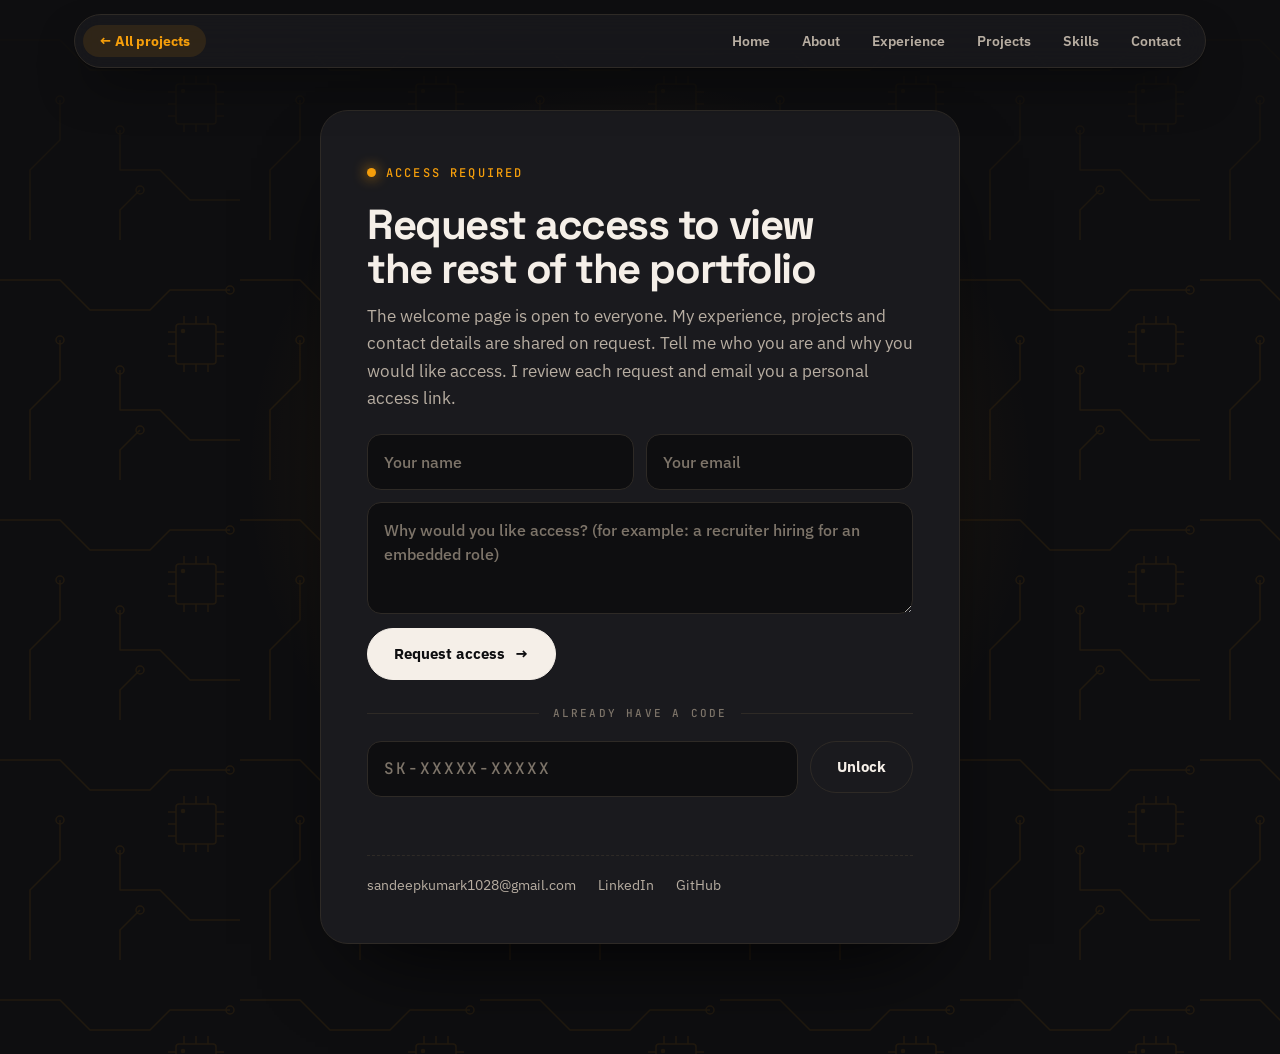
<file: projects/skyamour.html>
<!doctype html>
<html lang="en">
<head>
<meta charset="utf-8">
<meta name="viewport" content="width=device-width, initial-scale=1, viewport-fit=cover">
<title>SkyAmour | Sandeep Kumar K</title>
<meta name="description" content="An Android app that enables Auracast listening on phones that don&#x27;t support it natively.">
<script src="../gate.js"></script>
<link rel="preconnect" href="https://fonts.googleapis.com">
<link rel="preconnect" href="https://fonts.gstatic.com" crossorigin>
<link rel="stylesheet" href="https://fonts.googleapis.com/css2?family=Space+Grotesk:wght@500;600;700&family=IBM+Plex+Sans:wght@400;500;600;700&family=JetBrains+Mono:wght@400;500&display=swap">
<link rel="stylesheet" href="project.css">
</head>
<body>
<div class="progress" id="progress" aria-hidden="true"></div>
<nav class="pn" aria-label="Main"><div class="bar">
  <a class="back" href="../#projects">← All projects</a>
  <ul class="links"><li><a href="../#home">Home</a></li><li><a href="../#about">About</a></li><li><a href="../#experience">Experience</a></li><li><a href="../#projects">Projects</a></li><li><a href="../#skills">Skills</a></li><li><a href="../#contact">Contact</a></li></ul>
</div></nav>
<main class="pg">
  <header class="hero wrap">
    <div class="hero-t">
      <span class="label">Project 02 · OpenEcore</span>
      <h1><span class="g">SkyAmour</span></h1>
      <p class="lead">An Android app that enables Auracast listening on phones that don&#x27;t support it natively, with language choice, PIN entry and live playback controls.</p>
      <ul class="tagrow"><li>Android</li><li>Auracast</li><li>BLE Audio</li><li>SkyAmour Connect</li><li>BLE Control Service</li><li>Language Choice</li></ul>
      <p class="meta-line"><span>OpenEcore Private Limited</span><span>Aug 2026 – Oct 2026</span></p>
    </div>
    <figure class="himg" data-r><div class="fr"><img src="skyamour-icon.svg" alt="SkyAmour app icon"></div></figure>
  </header>
  <div class="wrap layout" style="margin-top:320px">
    <aside class="toc" aria-label="On this page"><b>On this page</b><ol><li><a href="#overview">Overview</a></li><li><a href="#how">How it works</a></li><li><a href="#contribution">My contribution</a></li><li><a href="#features">Key features</a></li><li><a href="#tech">Technology</a></li></ol></aside>
    <article class="doc">
      <section class="sec" id="overview"><h2><i>01</i>Overview</h2><div class="prose" data-r><p>Many phones can&#x27;t receive Auracast Broadcasts on their own because they have no native support for it. Only selected flagships, such as the Samsung Galaxy S23 and above and the Pixel 8+ series, include it, and built-in stacks usually play only the first language.</p><p>SkyAmour Connect is an Android app I developed at OpenEcore to close that gap. It needs only Bluetooth LE, not an LE Audio phone, and drives Auracast earbuds or speakers through our own BLE control service. Listeners can pick any language, enter the Broadcast PIN and control playback from the app.</p></div><div class="facts" data-r><div class="fact"><b>BLE</b><span>only, no LE Audio phone needed</span></div><div class="fact"><b>Any</b><span>language the listener picks</span></div><div class="fact"><b>2</b><span>receiver types: TWS earbuds and stereo speaker</span></div></div></section>
      <section class="sec" id="how"><h2><i>02</i>How it works</h2><ul class="flow" data-r><li class="node"><div class="ic"><svg viewBox="0 0 24 24" fill="none" stroke="currentColor" stroke-width="2" stroke-linecap="round" stroke-linejoin="round" aria-hidden="true"><path d="M12 12h.01M8.5 8.5a5 5 0 0 0 0 7M15.5 8.5a5 5 0 0 1 0 7M5.6 5.6a9 9 0 0 0 0 12.8M18.4 5.6a9 9 0 0 1 0 12.8"/></svg></div><b>Auracast Broadcast</b><small>Transmitted audio stream</small></li><li class="cn" aria-hidden="true"></li><li class="node"><div class="ic"><svg viewBox="0 0 24 24" fill="none" stroke="currentColor" stroke-width="2" stroke-linecap="round" stroke-linejoin="round" aria-hidden="true"><rect x="6" y="2" width="12" height="20" rx="3"/><path d="M11 18h2"/></svg></div><b>SkyAmour app</b><small>Android, BLE only</small></li><li class="cn" aria-hidden="true"></li><li class="node"><div class="ic"><svg viewBox="0 0 24 24" fill="none" stroke="currentColor" stroke-width="2" stroke-linecap="round" stroke-linejoin="round" aria-hidden="true"><path d="M4 15v-3a8 8 0 0 1 16 0v3M4 15h3v5H5a1 1 0 0 1-1-1zM20 15h-3v5h2a1 1 0 0 0 1-1z"/></svg></div><b>Earbuds or speaker</b><small>Receives the audio directly</small></li></ul><ol class="steps" data-r><li><h3>A Broadcast is on air</h3><p>An Auracast Transmitter Broadcasts audio, for example a movie in two languages, to anyone in range.</p></li><li><h3>The app finds and joins it</h3><p>Over BLE the app tells the earbuds to scan, lists each Broadcast by name and language, and joins the one the listener picks, with the PIN if one is set.</p></li><li><h3>The audio skips the phone</h3><p>The Receiver picks up the Broadcast straight from the Transmitter. The phone only sends commands such as volume, pause, stop and switch language.</p></li></ol></section>
      <section class="sec" id="contribution"><h2><i>03</i>My contribution</h2><div class="cards" data-r><div class="card"><div class="ic"><svg viewBox="0 0 24 24" fill="none" stroke="currentColor" stroke-width="2" stroke-linecap="round" stroke-linejoin="round" aria-hidden="true"><path d="M8 7l-5 5 5 5M16 7l5 5-5 5M14 4l-4 16"/></svg></div><h3>Developed the Android app</h3><p>Developed SkyAmour Connect, an Android app that enables Auracast on phones without native Auracast support, with language choice, PIN entry and live playback controls.</p></div><div class="card"><div class="ic"><svg viewBox="0 0 24 24" fill="none" stroke="currentColor" stroke-width="2" stroke-linecap="round" stroke-linejoin="round" aria-hidden="true"><path d="M8 7l-5 5 5 5M16 7l5 5-5 5M14 4l-4 16"/></svg></div><h3>BLE control link</h3><p>Defined how the app talks to the earbuds and speaker over our own BLE control service: scan, join, volume, pause, stop and switch.</p></div><div class="card"><div class="ic"><svg viewBox="0 0 24 24" fill="none" stroke="currentColor" stroke-width="2" stroke-linecap="round" stroke-linejoin="round" aria-hidden="true"><path d="M8 7l-5 5 5 5M16 7l5 5-5 5M14 4l-4 16"/></svg></div><h3>Language and PIN selection</h3><p>Listeners see each broadcast by name and language, pick one, and enter the broadcast code for protected streams.</p></div></div></section>
      <section class="sec" id="features"><h2><i>04</i>Key features</h2><ul class="feats" data-r><li><b>Works without native support</b><span>Runs on Android phones with Bluetooth LE. No LE Audio chipset needed.</span></li><li><b>Pick any language</b><span>Built-in phone stacks play the first language. The app lists every language.</span></li><li><b>Protected Broadcasts</b><span>Type the Broadcast code (PIN) in the app to unlock a private stream.</span></li><li><b>Live control</b><span>Volume, pause, stop and switch language without leaving the app.</span></li><li><b>Earbuds or speaker</b><span>One app drives both TWS earbuds and a stereo speaker.</span></li></ul></section>
      <section class="sec" id="tech"><h2><i>05</i>Technology</h2><ul class="chips" data-r><li>Android</li><li>Auracast</li><li>BLE Audio</li><li>BLE Control Service</li><li>NXH3675</li></ul></section>
    </article>
  </div>
  <div class="wrap">
    <nav class="pager" aria-label="More projects" data-r><a class="prev" href="auracast-devices.html"><small>← Previous project</small><b>Auracast Devices</b></a><a class="next" href="cofro.html"><small>Next project →</small><b>COFRO</b></a></nav>
    <section class="cta" data-r><h2>Want to know more about this project?</h2><div class="acts"><a class="btn pri" href="mailto:sandeepkumark1028@gmail.com?subject=SkyAmour">Email me <span class="arr" aria-hidden="true">→</span></a><a class="btn" href="../#contact">Contact section</a></div></section>
  </div>
</main>
<footer><div class="wrap"><span>© 2026 Sandeep Kumar K · Embedded Engineer</span><a href="../#projects">Back to all projects ↑</a></div></footer>
<script src="project.js"></script>
</body>
</html>
</file>
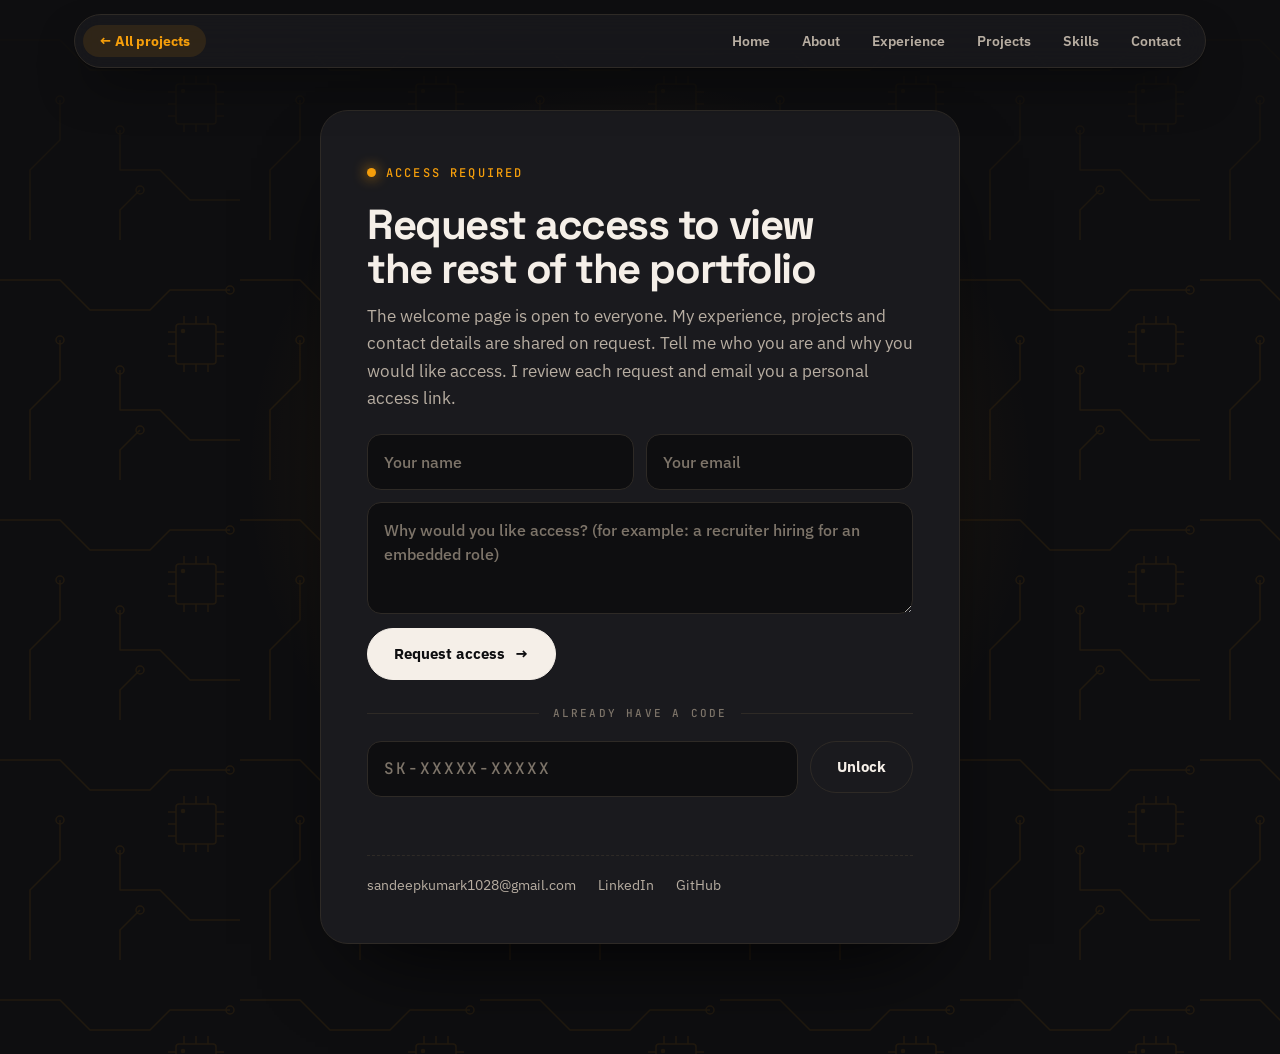
<file: projects/smart-gardener.html>
<!doctype html>
<html lang="en">
<head>
<meta charset="utf-8">
<meta name="viewport" content="width=device-width, initial-scale=1, viewport-fit=cover">
<title>Smart Gardener | Sandeep Kumar K</title>
<meta name="description" content="An autonomous lawn-cutting robot that navigates terrain with sensors, as an eco-friendly alternative to manual mowing.">
<script src="../gate.js"></script>
<link rel="preconnect" href="https://fonts.googleapis.com">
<link rel="preconnect" href="https://fonts.gstatic.com" crossorigin>
<link rel="stylesheet" href="https://fonts.googleapis.com/css2?family=Space+Grotesk:wght@500;600;700&family=IBM+Plex+Sans:wght@400;500;600;700&family=JetBrains+Mono:wght@400;500&display=swap">
<link rel="stylesheet" href="project.css">
</head>
<body>
<div class="progress" id="progress" aria-hidden="true"></div>
<nav class="pn" aria-label="Main"><div class="bar">
  <a class="back" href="../#projects">← All projects</a>
  <ul class="links"><li><a href="../#home">Home</a></li><li><a href="../#about">About</a></li><li><a href="../#experience">Experience</a></li><li><a href="../#projects">Projects</a></li><li><a href="../#skills">Skills</a></li><li><a href="../#contact">Contact</a></li></ul>
</div></nav>
<main class="pg">
  <header class="hero wrap">
    <div class="hero-t">
      <span class="label">Project 06 · Final-year project</span>
      <h1>Smart <span class="g">Gardener</span></h1>
      <p class="lead">An autonomous lawn-cutting robot that navigates terrain with sensors, as an eco-friendly alternative to manual mowing.</p>
      <ul class="tagrow"><li>Robotics</li><li>Navigation</li><li>Motor control</li></ul>
      <p class="meta-line"><span>MVJ College of Engineering</span><span>Final-year project</span></p>
    </div>
    <figure class="himg" data-r><div class="fr"><img src="gardener.jpg" alt="Smart Gardener robot chassis with an Arduino, motor drivers and a display"></div></figure>
  </header>
  <div class="wrap layout">
    <aside class="toc" aria-label="On this page"><b>On this page</b><ol><li><a href="#overview">Overview</a></li><li><a href="#how">How it works</a></li><li><a href="#contribution">My contribution</a></li><li><a href="#features">Key features</a></li><li><a href="#tech">Technology</a></li></ol></aside>
    <article class="doc">
      <section class="sec" id="overview"><h2><i>01</i>Overview</h2><div class="prose" data-r><p>Mowing a lawn by hand is tiring and time-consuming. Smart Gardener is an autonomous robot that cuts the lawn for you.</p><p>It navigates the terrain with sensors and controls its own motors, as an eco-friendly alternative to manual mowing.</p><p>It was my final-year project for the B.E. in Electronics &amp; Communication at MVJ College of Engineering. The prototype is built on an Arduino with motor drivers and a display.</p></div></section>
      <section class="sec" id="how"><h2><i>02</i>How it works</h2><ul class="flow" data-r><li class="node"><div class="ic"><svg viewBox="0 0 24 24" fill="none" stroke="currentColor" stroke-width="2" stroke-linecap="round" stroke-linejoin="round" aria-hidden="true"><path d="M2 12s4-7 10-7 10 7 10 7-4 7-10 7S2 12 2 12z"/><circle cx="12" cy="12" r="3"/></svg></div><b>Sensors</b><small>Read the terrain</small></li><li class="cn" aria-hidden="true"></li><li class="node"><div class="ic"><svg viewBox="0 0 24 24" fill="none" stroke="currentColor" stroke-width="2" stroke-linecap="round" stroke-linejoin="round" aria-hidden="true"><rect x="7" y="7" width="10" height="10" rx="2"/><path d="M9 3v4M15 3v4M9 17v4M15 17v4M3 9h4M3 15h4M17 9h4M17 15h4"/></svg></div><b>Arduino</b><small>Decides where to go</small></li><li class="cn" aria-hidden="true"></li><li class="node"><div class="ic"><svg viewBox="0 0 24 24" fill="none" stroke="currentColor" stroke-width="2" stroke-linecap="round" stroke-linejoin="round" aria-hidden="true"><circle cx="12" cy="12" r="4"/><path d="M12 2v4M12 18v4M2 12h4M18 12h4M5 5l3 3M16 16l3 3M19 5l-3 3M8 16l-3 3"/></svg></div><b>Motor drivers</b><small>Control the wheels</small></li><li class="cn" aria-hidden="true"></li><li class="node"><div class="ic"><svg viewBox="0 0 24 24" fill="none" stroke="currentColor" stroke-width="2" stroke-linecap="round" stroke-linejoin="round" aria-hidden="true"><circle cx="12" cy="12" r="9"/><circle cx="12" cy="12" r="2.5"/><path d="M12 3v6.5M12 14.5V21M3 12h6.5M14.5 12H21"/></svg></div><b>Robot</b><small>Moves and cuts</small></li></ul><ol class="steps" data-r><li><h3>Sense</h3><p>Sensors tell the robot about the terrain and obstacles around it.</p></li><li><h3>Decide</h3><p>The Arduino processes the readings and picks the next move.</p></li><li><h3>Drive</h3><p>Motor drivers turn that decision into wheel motion.</p></li></ol></section>
      <section class="sec" id="contribution"><h2><i>03</i>My contribution</h2><div class="cards" data-r><div class="card"><div class="ic"><svg viewBox="0 0 24 24" fill="none" stroke="currentColor" stroke-width="2" stroke-linecap="round" stroke-linejoin="round" aria-hidden="true"><path d="M12 22V12M12 12c0-4 3-7 7-7 0 4-3 7-7 7zM12 14c0-3-2.5-5.5-6-5.5 0 3 2.5 5.5 6 5.5z"/></svg></div><h3>Autonomous lawn-cutting robot</h3><p>Built an autonomous lawn-cutting robot as my final-year project.</p></div><div class="card"><div class="ic"><svg viewBox="0 0 24 24" fill="none" stroke="currentColor" stroke-width="2" stroke-linecap="round" stroke-linejoin="round" aria-hidden="true"><path d="M2 12s4-7 10-7 10 7 10 7-4 7-10 7S2 12 2 12z"/><circle cx="12" cy="12" r="3"/></svg></div><h3>Sensor-based navigation</h3><p>Used sensors to let the robot navigate terrain on its own.</p></div><div class="card"><div class="ic"><svg viewBox="0 0 24 24" fill="none" stroke="currentColor" stroke-width="2" stroke-linecap="round" stroke-linejoin="round" aria-hidden="true"><circle cx="12" cy="12" r="4"/><path d="M12 2v4M12 18v4M2 12h4M18 12h4M5 5l3 3M16 16l3 3M19 5l-3 3M8 16l-3 3"/></svg></div><h3>Motor control</h3><p>Implemented motor control to drive the robot.</p></div></div></section>
      <section class="sec" id="features"><h2><i>04</i>Key features</h2><ul class="feats" data-r><li><b>Autonomous</b><span>Works without a person steering it.</span></li><li><b>Sensor-based navigation</b><span>Reads its surroundings to move.</span></li><li><b>Motor control</b><span>Drives and steers through its motor drivers.</span></li><li><b>Eco-friendly idea</b><span>An alternative to manual mowing.</span></li></ul></section>
      <section class="sec" id="tech"><h2><i>05</i>Technology</h2><ul class="chips" data-r><li>Arduino</li><li>Sensors</li><li>Motor control</li><li>Navigation</li><li>Embedded C</li></ul></section>
    </article>
  </div>
  <div class="wrap">
    <nav class="pager" aria-label="More projects" data-r><a class="prev" href="alcohol-drowsiness-detection.html"><small>← Previous project</small><b>Alcohol &amp; Drowsiness Detection</b></a><a class="next empty" aria-hidden="true" tabindex="-1"><small>&nbsp;</small><b>&nbsp;</b></a></nav>
    <section class="cta" data-r><h2>Want to know more about this project?</h2><div class="acts"><a class="btn pri" href="mailto:sandeepkumark1028@gmail.com?subject=Smart%20Gardener">Email me <span class="arr" aria-hidden="true">→</span></a><a class="btn" href="../#contact">Contact section</a></div></section>
  </div>
</main>
<footer><div class="wrap"><span>© 2026 Sandeep Kumar K · Embedded Engineer</span><a href="../#projects">Back to all projects ↑</a></div></footer>
<script src="project.js"></script>
</body>
</html>
</file>
<file: projects/project.css>
:root { color-scheme: dark; --bg: #0e0e10; --bg-2: #151518; --surface: #1a1a1e; --line: #2e2a26; --text: #f5efe8; --text-2: #b8aea2; --text-3: #7d7469; --a1: #f59e0b; --a2: #ef6c3a; --grad: linear-gradient(100deg, var(--a1), var(--a2)); --accent-soft: #f59e0b1c; --on-accent: #140c02; --shadow: 0 1px 2px #0006, 0 24px 50px -16px #000a; --display: "Space Grotesk", "Segoe UI", system-ui, sans-serif; --body: "IBM Plex Sans", "Segoe UI", system-ui, -apple-system, sans-serif; --mono: "JetBrains Mono", ui-monospace, Menlo, Consolas, monospace; --ease: cubic-bezier(.2, .8, .2, 1);
  --pcb: url("data:image/svg+xml,%3Csvg xmlns='http://www.w3.org/2000/svg' width='240' height='240' fill='none' stroke='black' stroke-width='1.5' stroke-linejoin='round'%3E%3Cpath d='M0 40H60l30 30h60l20-20h60'/%3E%3Cpath d='M30 240v-70l30-30v-40'/%3E%3Cpath d='M240 200h-50l-30-30h-40v-40'/%3E%3Cpath d='M120 240v-30l20-20'/%3E%3Ccircle cx='230' cy='50' r='4'/%3E%3Ccircle cx='60' cy='100' r='4'/%3E%3Ccircle cx='120' cy='130' r='4'/%3E%3Ccircle cx='140' cy='190' r='4'/%3E%3Crect x='176' y='84' width='40' height='40' rx='3'/%3E%3Cpath d='M184 84v-8M196 84v-8M208 84v-8M184 124v8M196 124v8M208 124v8M176 92h-8M176 104h-8M176 116h-8M216 92h8M216 104h8M216 116h8'/%3E%3Ccircle cx='183' cy='91' r='1.5' fill='black'/%3E%3C/svg%3E"); }
* { box-sizing: border-box; }
html { scroll-behavior: smooth; }
body { margin: 0; background: var(--bg); color: var(--text); font: 17px/1.65 var(--body); -webkit-font-smoothing: antialiased; overflow-x: hidden; }
a { color: inherit; text-decoration: none; }
::selection { background: var(--a1); color: var(--on-accent); }
:focus-visible { outline: 2px solid var(--a1); outline-offset: 3px; border-radius: 6px; }
h1, h2, h3 { font-family: var(--display); text-wrap: balance; margin: 0; }
.wrap { max-width: 1180px; margin: 0 auto; padding-inline: 24px; }
.progress { position: fixed; top: 0; left: 0; right: 0; height: 3px; z-index: 60; transform-origin: 0 50%; transform: scaleX(var(--p, 0)); background: var(--grad); }
.pn { position: fixed; top: 0; left: 0; right: 0; z-index: 50; }
.pn .bar { margin: 14px auto 0; max-width: 1132px; width: calc(100% - 32px); display: flex; align-items: center; gap: 18px; padding: 10px 10px 10px 8px; border-radius: 999px; border: 1px solid var(--line); background: color-mix(in srgb, var(--surface) 78%, transparent); backdrop-filter: blur(14px) saturate(1.4); box-shadow: var(--shadow); }
.pn .back { display: inline-flex; align-items: center; gap: 8px; padding: 9px 16px; border-radius: 999px; font: 700 14px/1 var(--body); background: var(--accent-soft); color: var(--a1); transition: transform .35s var(--ease), background-color .3s, color .3s; }
.pn .back:hover { background: var(--a1); color: var(--on-accent); transform: translateX(-3px); }
.pn .links { display: flex; gap: 4px; list-style: none; margin: 0 0 0 auto; padding: 0; }
.pn .links a { display: block; padding: 9px 14px; border-radius: 999px; font: 600 14px/1 var(--body); color: var(--text-2); transition: color .2s, background-color .2s; }
.pn .links a:hover { color: var(--text); background: var(--accent-soft); }
.pg { position: relative; isolation: isolate; overflow-x: clip; padding-block: 130px 40px; }
.pg::before { content: ""; position: absolute; inset: 0; z-index: -1; pointer-events: none; background: var(--a1); opacity: .08; -webkit-mask-image: var(--pcb), linear-gradient(180deg, #000 0, transparent 1000px); mask-image: var(--pcb), linear-gradient(180deg, #000 0, transparent 1000px); -webkit-mask-size: 240px 240px, 100% 100%; mask-size: 240px 240px, 100% 100%; -webkit-mask-repeat: repeat, no-repeat; mask-repeat: repeat, no-repeat; -webkit-mask-composite: source-in; mask-composite: intersect; }
.pg::after { content: ""; position: absolute; right: -200px; top: 40px; width: 900px; height: 800px; z-index: -1; pointer-events: none; background: radial-gradient(closest-side, color-mix(in srgb, var(--a1) 15%, transparent), transparent); }
.label { display: inline-flex; align-items: center; gap: 10px; font: 500 13px/1 var(--mono); letter-spacing: .14em; text-transform: uppercase; color: var(--text-2); }
.label::before { content: ""; width: 26px; height: 1.5px; background: var(--grad); }
.hero { display: grid; grid-template-columns: minmax(0, 1.05fr) minmax(0, .95fr); gap: clamp(32px, 5vw, 72px); align-items: center; }
.hero h1 { margin: 22px 0 20px; font-weight: 800; font-size: clamp(38px, 5.6vw, 76px); line-height: 1.02; letter-spacing: -.045em; }
.hero h1 .g { background: var(--grad); -webkit-background-clip: text; background-clip: text; color: transparent; }
.lead { max-width: 52ch; margin: 0 0 26px; font-size: clamp(17px, 1.6vw, 20px); line-height: 1.6; color: var(--text-2); }
.tagrow { display: flex; flex-wrap: wrap; gap: 8px; list-style: none; margin: 0 0 30px; padding: 0; }
.tagrow li { padding: 8px 12px; border-radius: 999px; border: 1px solid color-mix(in srgb, var(--a1) 35%, var(--line)); font: 500 12px/1 var(--mono); letter-spacing: .04em; color: var(--a1); background: var(--accent-soft); }
.meta { display: grid; grid-template-columns: 1fr 1fr; gap: 1px; margin: 0; padding: 0; background: var(--line); border: 1px solid var(--line); border-radius: 18px; overflow: hidden; }
.meta div { padding: 16px 20px; background: var(--surface); }
.meta dt { margin-bottom: 7px; font: 500 10.5px/1 var(--mono); letter-spacing: .18em; text-transform: uppercase; color: var(--text-3); }
.meta dd { margin: 0; font: 600 15px/1.35 var(--body); color: var(--text); }
.himg { position: relative; margin: 0; }
.himg::before { content: ""; position: absolute; inset: 18px -18px -18px 18px; border-radius: 30px; border: 1.5px solid color-mix(in srgb, var(--a1) 45%, transparent); z-index: -1; }
.himg .fr { position: relative; aspect-ratio: 4 / 3; border-radius: 28px; overflow: hidden; background: #101012; border: 1px solid var(--line); box-shadow: 0 40px 80px -36px #000d, 0 0 70px -30px var(--a1); }
.himg img { display: block; width: 100%; height: 100%; object-fit: cover; }
.himg .fr::before { content: ""; position: absolute; left: 0; top: 28px; bottom: 28px; width: 7px; z-index: 1; background: repeating-linear-gradient(180deg, color-mix(in srgb, var(--a1) 85%, transparent) 0 3px, transparent 3px 12px); }
.himg .fr::after { content: ""; position: absolute; inset: 0; pointer-events: none; background: linear-gradient(180deg, transparent 62%, #0009); }
.layout { display: grid; grid-template-columns: 210px minmax(0, 1fr); gap: clamp(32px, 6vw, 88px); margin-top: 110px; align-items: start; }
.toc { position: sticky; top: 110px; }
.toc b { display: block; margin-bottom: 18px; font: 500 11px/1 var(--mono); letter-spacing: .18em; text-transform: uppercase; color: var(--text-3); }
.toc ol { list-style: none; margin: 0; padding: 0 0 0 16px; border-left: 1px solid var(--line); counter-reset: t; }
.toc li { counter-increment: t; }
.toc a { position: relative; display: block; padding: 9px 0; font: 600 14px/1.3 var(--body); color: var(--text-3); transition: color .3s, transform .4s var(--ease); }
.toc a::before { content: "0" counter(t); margin-right: 12px; font: 500 11px/1 var(--mono); letter-spacing: .12em; color: var(--text-3); transition: color .3s; }
.toc a::after { content: ""; position: absolute; left: -17px; top: 50%; width: 2px; height: 0; margin-top: 0; background: var(--a1); transition: height .4s var(--ease), margin .4s var(--ease); }
.toc a:hover { color: var(--text); }
.toc a.on { color: var(--text); transform: translateX(4px); }
.toc a.on::before { color: var(--a1); }
.toc a.on::after { height: 22px; margin-top: -11px; }
.doc { display: grid; gap: 110px; min-width: 0; }
.sec h2 { display: flex; align-items: baseline; gap: 18px; margin: 0 0 28px; font-weight: 800; font-size: clamp(28px, 3.4vw, 44px); letter-spacing: -.035em; line-height: 1.05; color: #fbb85c; }
.sec h2 i { font: 500 13px/1 var(--mono); font-style: normal; letter-spacing: .16em; color: var(--a1); }
.prose p { max-width: 62ch; margin: 0 0 18px; font-size: 18px; line-height: 1.7; color: var(--text-2); }
.prose p:first-of-type { font-size: 21px; line-height: 1.6; color: var(--text); }
.facts { display: grid; grid-template-columns: repeat(auto-fit, minmax(170px, 1fr)); gap: 14px; margin-top: 34px; }
.fact { padding: 22px; border-radius: 20px; background: var(--surface); border: 1px solid var(--line); }
.fact b { display: block; font: 800 clamp(30px, 3.4vw, 44px)/1 var(--display); letter-spacing: -.04em; background: var(--grad); -webkit-background-clip: text; background-clip: text; color: transparent; }
.fact span { display: block; margin-top: 10px; font-size: 14px; line-height: 1.45; color: var(--text-2); }
.flow { display: flex; align-items: stretch; gap: 0; margin: 0 0 30px; padding: 0; list-style: none; }
.node { position: relative; flex: 1 1 0; min-width: 0; padding: 22px 18px 20px; border-radius: 20px; background: var(--surface); border: 1px solid var(--line); text-align: center; transition: transform .5s var(--ease), border-color .35s, box-shadow .35s; }
.node:hover { transform: translateY(-5px); border-color: color-mix(in srgb, var(--a1) 55%, var(--line)); box-shadow: var(--shadow); }
.node .ic { width: 52px; height: 52px; margin: 0 auto 14px; display: grid; place-items: center; border-radius: 16px; background: var(--accent-soft); color: var(--a1); box-shadow: inset 0 0 0 1px color-mix(in srgb, var(--a1) 28%, transparent); transition: background-color .3s, color .3s, transform .5s var(--ease); }
.node:hover .ic { background: var(--a1); color: var(--on-accent); transform: rotate(-6deg) scale(1.06); }
.node .ic svg { width: 24px; height: 24px; }
.node b { display: block; font: 700 16px/1.25 var(--display); letter-spacing: -.01em; }
.node small { display: block; margin-top: 6px; font: 500 11.5px/1.4 var(--mono); letter-spacing: .03em; color: var(--text-3); }
.cn { flex: 0 0 44px; position: relative; align-self: center; height: 2px; background: repeating-linear-gradient(90deg, var(--a1) 0 5px, transparent 5px 10px); background-size: 20px 2px; animation: dash 1s linear infinite; }
.cn::after { content: ""; position: absolute; right: -1px; top: -4px; border: 5px solid transparent; border-left: 8px solid var(--a1); border-right: 0; }
@keyframes dash { to { background-position: 20px 0; } }
.steps { display: grid; grid-template-columns: 1fr 1fr; gap: 16px; list-style: none; margin: 0; padding: 0; counter-reset: s; }
.steps li { position: relative; counter-increment: s; padding: 24px 24px 24px 24px; border-radius: 20px; background: var(--surface); border: 1px solid var(--line); }
.steps li::before { content: counter(s); display: grid; place-items: center; width: 34px; height: 34px; margin-bottom: 14px; border-radius: 50%; background: var(--grad); color: var(--on-accent); font: 800 15px/1 var(--display); }
.steps h3 { margin: 0 0 8px; font-weight: 700; font-size: 19px; letter-spacing: -.02em; }
.steps p { margin: 0; font-size: 15.5px; line-height: 1.6; color: var(--text-2); }
.cards { display: grid; grid-template-columns: 1fr 1fr; gap: 16px; }
.card { position: relative; overflow: hidden; padding: 26px; border-radius: 22px; background: var(--surface); border: 1px solid var(--line); transition: transform .5s var(--ease), border-color .35s, box-shadow .35s; }
.card::after { content: ""; position: absolute; left: 0; bottom: 0; height: 2px; width: 100%; background: var(--grad); transform: scaleX(0); transform-origin: 0 50%; transition: transform .6s var(--ease); }
.card:hover { transform: translateY(-5px); border-color: color-mix(in srgb, var(--a1) 50%, var(--line)); box-shadow: var(--shadow); }
.card:hover::after { transform: scaleX(1); }
.card .ic { width: 46px; height: 46px; margin-bottom: 18px; display: grid; place-items: center; border-radius: 14px; background: var(--accent-soft); color: var(--a1); box-shadow: inset 0 0 0 1px color-mix(in srgb, var(--a1) 28%, transparent); }
.card .ic svg { width: 22px; height: 22px; }
.card h3 { margin: 0 0 8px; font-weight: 700; font-size: 20px; letter-spacing: -.02em; }
.card p { margin: 0; font-size: 15.5px; line-height: 1.6; color: var(--text-2); }
.feats { display: grid; grid-template-columns: 1fr 1fr; gap: 14px 28px; list-style: none; margin: 0; padding: 0; }
.feats li { position: relative; padding: 16px 0 16px 38px; border-bottom: 1px solid var(--line); }
.feats li::before { content: ""; position: absolute; left: 0; top: 19px; width: 22px; height: 22px; border-radius: 50%; background: var(--accent-soft); box-shadow: inset 0 0 0 1px color-mix(in srgb, var(--a1) 40%, transparent); }
.feats li::after { content: ""; position: absolute; left: 7px; top: 24px; width: 8px; height: 4px; border-left: 2px solid var(--a1); border-bottom: 2px solid var(--a1); transform: rotate(-45deg); }
.feats b { display: block; font: 700 17px/1.3 var(--display); letter-spacing: -.01em; }
.feats span { display: block; margin-top: 4px; font-size: 15px; line-height: 1.5; color: var(--text-2); }
.chips { display: flex; flex-wrap: wrap; gap: 10px; list-style: none; margin: 0; padding: 0; }
.chips li { padding: 11px 17px; border-radius: 999px; border: 1px solid var(--line); background: var(--surface); font: 500 13px/1 var(--mono); color: var(--text-2); transition: border-color .3s, color .3s, transform .3s var(--ease), background-color .3s; }
.chips li:hover { border-color: var(--a1); color: var(--a1); background: var(--accent-soft); transform: translateY(-3px); }
.pager { display: grid; grid-template-columns: 1fr 1fr; gap: 16px; margin-top: 120px; }
.pager a { position: relative; overflow: hidden; display: block; padding: 26px 28px; border-radius: 22px; background: var(--surface); border: 1px solid var(--line); transition: transform .5s var(--ease), border-color .35s, box-shadow .35s; }
.pager a::after { content: ""; position: absolute; left: 0; bottom: 0; height: 2px; width: 100%; background: var(--grad); transform: scaleX(0); transform-origin: 0 50%; transition: transform .6s var(--ease); }
.pager a:hover { transform: translateY(-5px); border-color: color-mix(in srgb, var(--a1) 55%, var(--line)); box-shadow: var(--shadow); }
.pager a:hover::after { transform: scaleX(1); }
.pager small { display: block; margin-bottom: 10px; font: 500 11px/1 var(--mono); letter-spacing: .18em; text-transform: uppercase; color: var(--text-3); }
.pager b { font: 700 22px/1.2 var(--display); letter-spacing: -.02em; }
.pager .next { text-align: right; }
.pager .empty { visibility: hidden; }
.cta { margin-top: 56px; padding: clamp(28px, 5vw, 56px); border-radius: 28px; background: radial-gradient(520px circle at 100% 0%, color-mix(in srgb, var(--a1) 14%, var(--surface)), var(--surface)); border: 1px solid var(--line); display: flex; flex-wrap: wrap; align-items: center; justify-content: space-between; gap: 24px; }
.cta h2 { font-size: clamp(24px, 3vw, 36px); letter-spacing: -.03em; margin: 0; max-width: 20ch; }
.cta .acts { display: flex; flex-wrap: wrap; gap: 14px; }
.btn { position: relative; display: inline-flex; align-items: center; justify-content: center; box-sizing: border-box; height: 52px; gap: 10px; padding: 0 26px; border-radius: 999px; font: 700 15px/1 var(--body); cursor: pointer; border: 1px solid var(--line); background: var(--bg); color: var(--text); overflow: hidden; isolation: isolate; transition: border-color .3s, color .3s; }
.btn::before { content: ""; position: absolute; inset: 0; z-index: -1; background: var(--grad); transform: translateY(101%); transition: transform .45s var(--ease); }
.btn:hover { color: var(--on-accent); border-color: transparent; }
.btn:hover::before { transform: none; }
.btn.pri { background: var(--text); color: var(--bg); border-color: var(--text); }
.btn.pri:hover { color: var(--on-accent); }
.btn .arr { transition: transform .35s var(--ease); }
.btn:hover .arr { transform: translateX(4px); }
footer { padding-block: 40px 56px; }
footer .wrap { display: flex; justify-content: space-between; gap: 16px; flex-wrap: wrap; color: var(--text-3); font-size: 14px; }
footer a:hover { color: var(--a1); }
/* motion */
.anim [data-r]:not(.in) { opacity: 0; transform: translateY(36px); }
.anim [data-r] { transition: opacity .9s var(--ease), transform .9s var(--ease); transition-delay: var(--d, 0s); }
.anim .himg[data-r]:not(.in) { opacity: 1; transform: none; }
.anim .himg .fr { transition: clip-path 1.3s var(--ease) .2s; clip-path: inset(0 0 0 0 round 28px); }
.anim .himg:not(.in) .fr { clip-path: inset(0 0 100% 0 round 28px); }
.anim .himg img { transition: transform 1.9s var(--ease) .2s; }
.anim .himg:not(.in) img { transform: scale(1.2); }
.anim .himg::before { transition: opacity 1s .9s, transform 1s var(--ease) .9s; }
.anim .himg:not(.in)::before { opacity: 0; transform: translate(-14px, -14px); }
.anim .hero-t > * { animation: rise .9s var(--ease) backwards; }
.anim .hero-t > :nth-child(2) { animation-delay: .08s; } .anim .hero-t > :nth-child(3) { animation-delay: .16s; } .anim .hero-t > :nth-child(4) { animation-delay: .24s; } .anim .hero-t > :nth-child(5) { animation-delay: .32s; }
@keyframes rise { from { opacity: 0; transform: translateY(28px); } }
.anim .flow:not(.in) .node { opacity: 0; transform: translateY(24px) scale(.94); }
.anim .flow .node { transition: opacity .7s var(--ease), transform .7s var(--ease), border-color .35s, box-shadow .35s; }
.anim .flow:not(.in) .cn { opacity: 0; }
.anim .flow .cn { transition: opacity .6s; }
.flow.in .node:nth-of-type(2) { transition-delay: .2s; } .flow.in .node:nth-of-type(3) { transition-delay: .4s; } .flow.in .node:nth-of-type(4) { transition-delay: .6s; } .flow.in .node:nth-of-type(5) { transition-delay: .8s; }
.flow.in .cn { transition-delay: .5s; }
.anim .steps:not(.in) li, .anim .cards:not(.in) .card, .anim .feats:not(.in) li, .anim .chips:not(.in) li, .anim .facts:not(.in) .fact { opacity: 0; transform: translateY(26px); }
.anim .steps li, .anim .cards .card, .anim .feats li, .anim .chips li, .anim .facts .fact { transition: opacity .7s var(--ease), transform .7s var(--ease), border-color .35s, box-shadow .35s, background-color .3s, color .3s; }
.steps.in li:nth-child(2), .cards.in .card:nth-child(2), .feats.in li:nth-child(2), .facts.in .fact:nth-child(2) { transition-delay: .12s; }
.steps.in li:nth-child(3), .cards.in .card:nth-child(3), .feats.in li:nth-child(3), .facts.in .fact:nth-child(3) { transition-delay: .24s; }
.steps.in li:nth-child(4), .cards.in .card:nth-child(4), .feats.in li:nth-child(4) { transition-delay: .36s; }
.chips.in li:nth-child(n+2) { transition-delay: .06s; } .chips.in li:nth-child(n+4) { transition-delay: .12s; } .chips.in li:nth-child(n+7) { transition-delay: .18s; }
@media (max-width: 1000px) { .hero { grid-template-columns: 1fr; } .himg::before { display: none; } .layout { grid-template-columns: 1fr; margin-top: 72px; } .toc { display: none; } .doc { gap: 80px; } }
@media (max-width: 760px) { .flow { flex-direction: column; } .cn { flex: 0 0 30px; width: 2px; height: 30px; align-self: center; background: repeating-linear-gradient(180deg, var(--a1) 0 5px, transparent 5px 10px); background-size: 2px 20px; animation-name: dashv; } .cn::after { right: auto; left: -4px; top: auto; bottom: -1px; border: 5px solid transparent; border-top: 8px solid var(--a1); border-bottom: 0; } .steps, .cards, .feats, .pager { grid-template-columns: 1fr; } .pn .links { display: none; } .pn .bar { padding-right: 8px; } .pg { padding-top: 112px; } .meta { grid-template-columns: 1fr; } .pager .next { text-align: left; } }
@keyframes dashv { to { background-position: 0 20px; } }
@media (max-width: 560px) { .wrap { padding-inline: 18px; } .prose p { font-size: 17px; } .prose p:first-of-type { font-size: 19px; } }
@media (prefers-reduced-motion: reduce) { html { scroll-behavior: auto; } *, *::before, *::after { animation-duration: .001ms !important; transition-duration: .001ms !important; } }
.meta .wide { grid-column: 1 / -1; }
.meta-line { display: flex; flex-wrap: wrap; align-items: center; gap: 8px 0; margin: 0; padding: 18px 0; border: 1px solid var(--line); border-radius: 18px; background: var(--surface); font: 600 15px/1.35 var(--body); color: var(--text); }
.meta-line span::before { content: ""; display: inline-block; width: 6px; height: 6px; margin-right: 12px; border-radius: 50%; background: var(--a1); vertical-align: middle; }
.meta-line span { padding: 0 22px; }
.meta-line span + span { border-left: 1px solid var(--line); }
/* image sits inside its own frame */
.himg { padding: 14px; border-radius: 38px; border: 1.5px solid color-mix(in srgb, var(--a1) 45%, var(--line)); background: color-mix(in srgb, var(--surface) 70%, transparent); box-shadow: 0 40px 80px -40px #000c, 0 0 70px -34px var(--a1); }
.himg::before { display: none; }
.himg .fr { border-radius: 24px; border-color: transparent; box-shadow: none; }
.anim .himg .fr { clip-path: inset(0 0 0 0 round 24px); }
.anim .himg:not(.in) .fr { clip-path: inset(0 0 100% 0 round 24px); }
</file>
